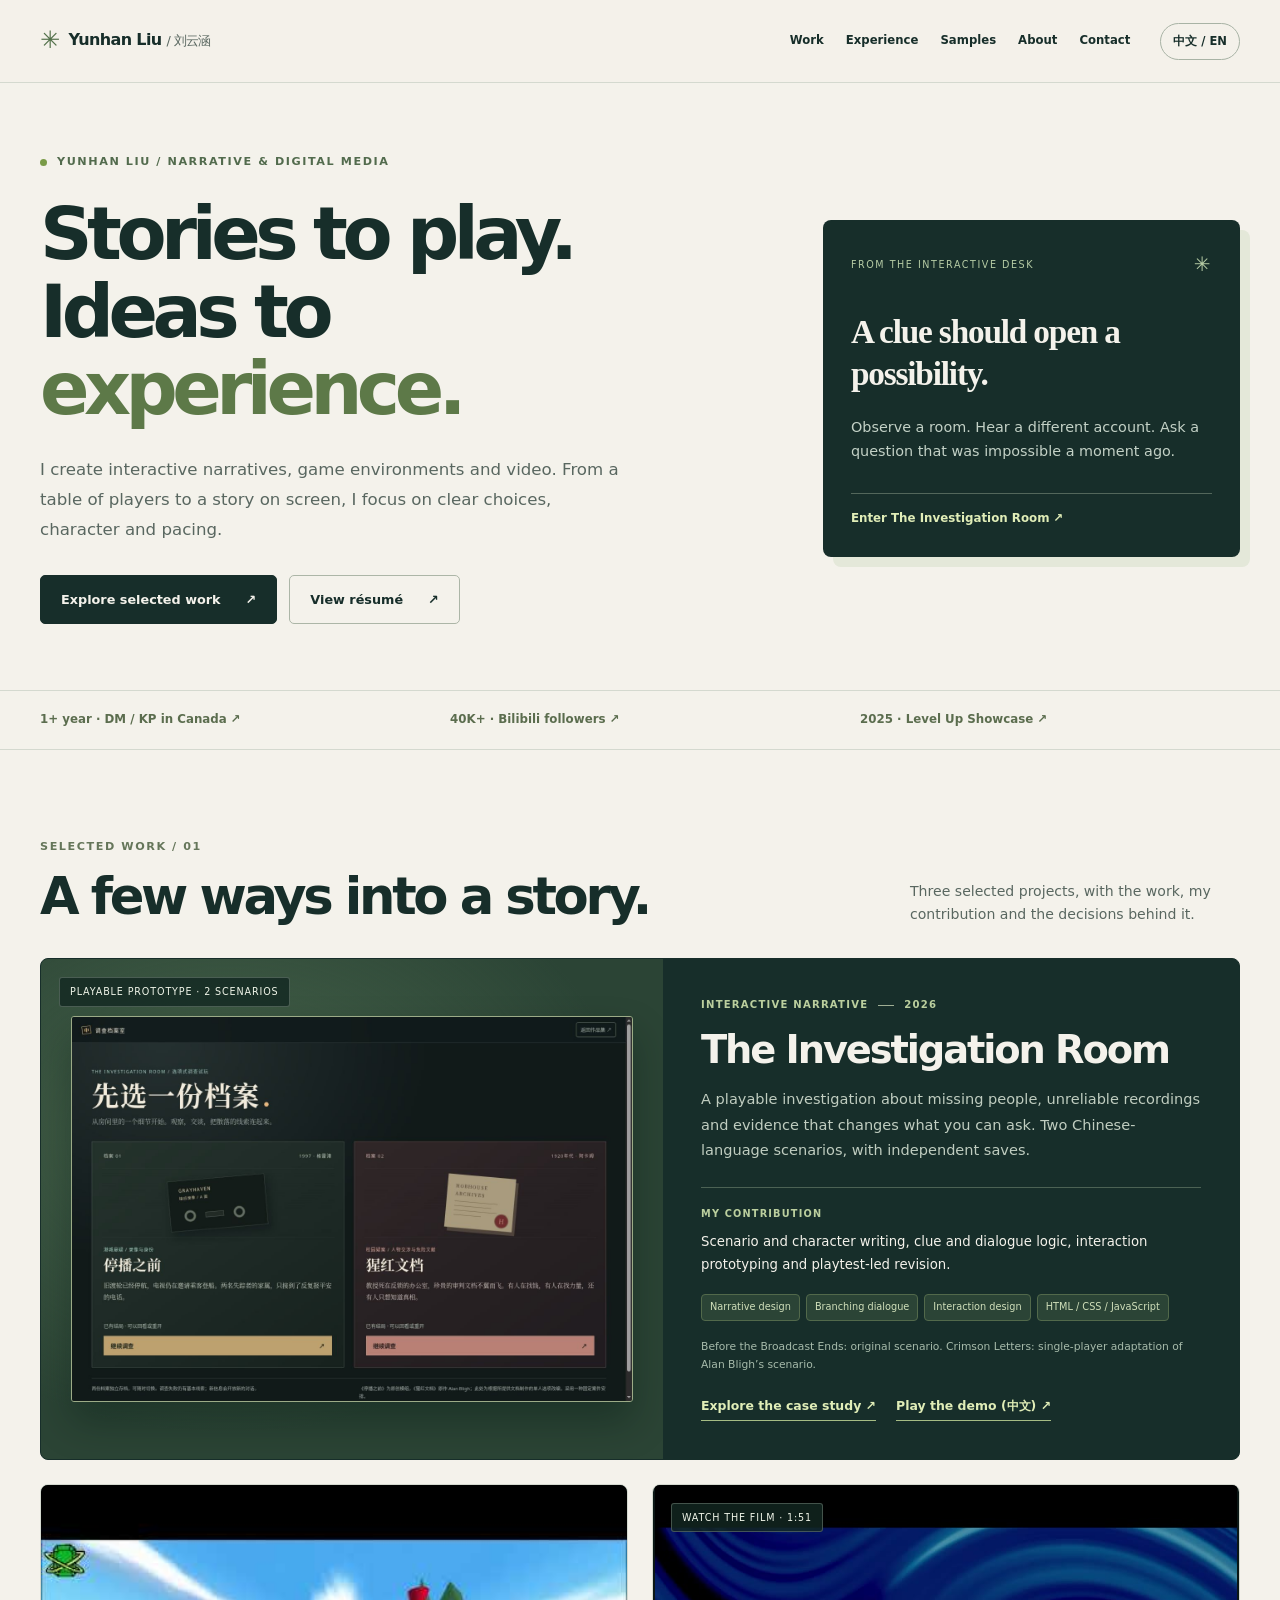
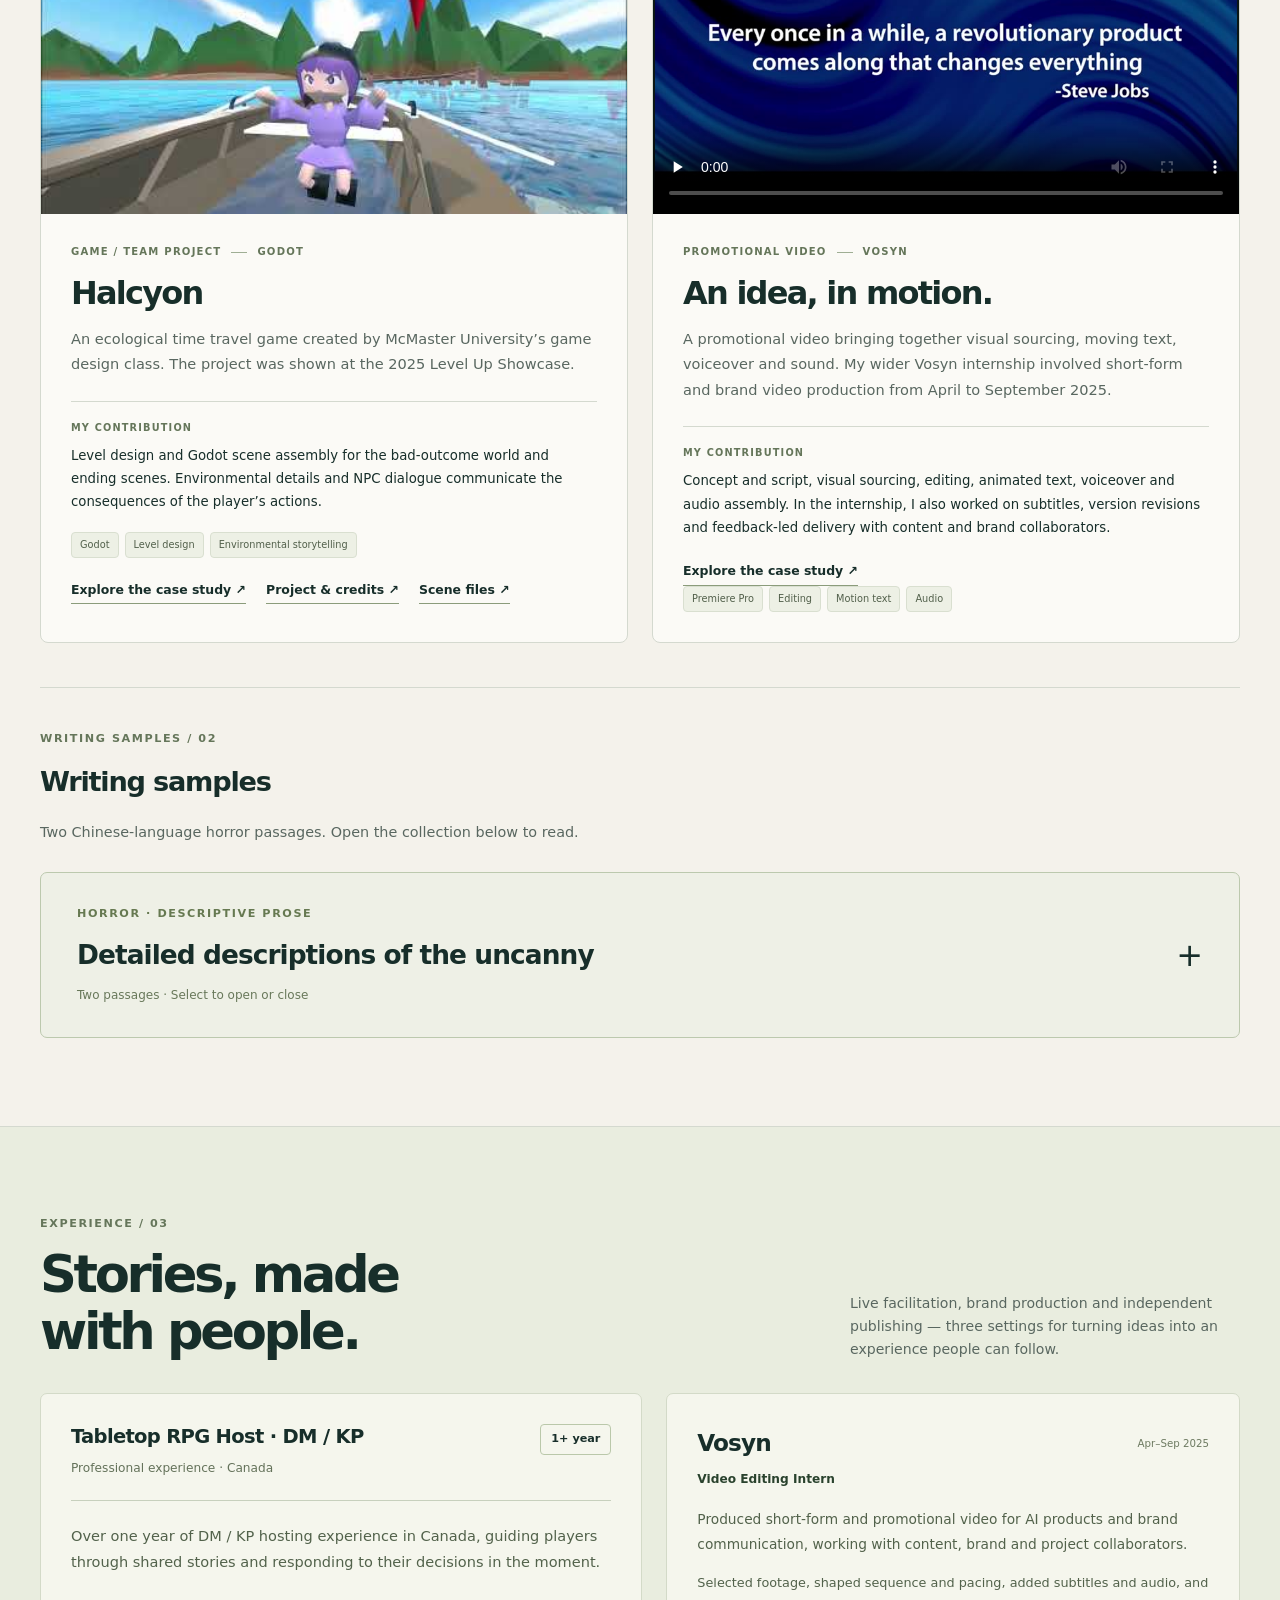
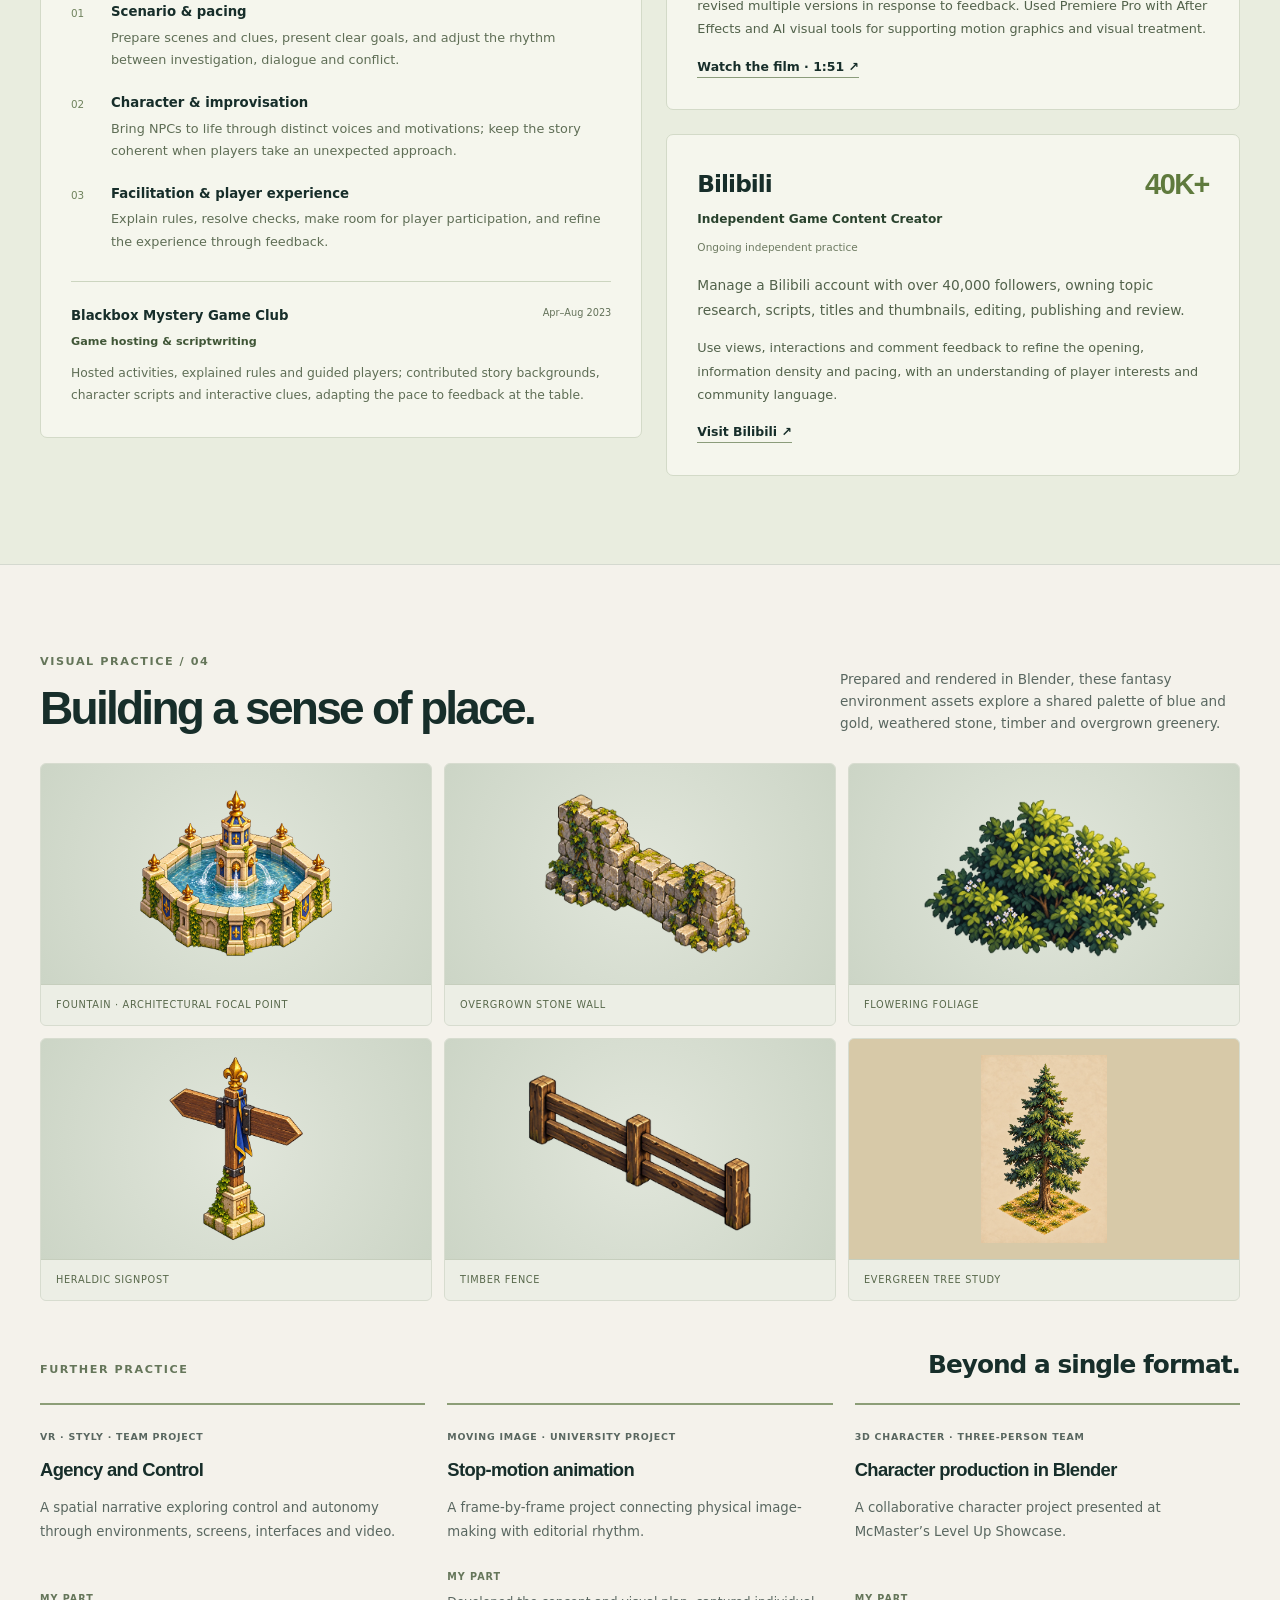
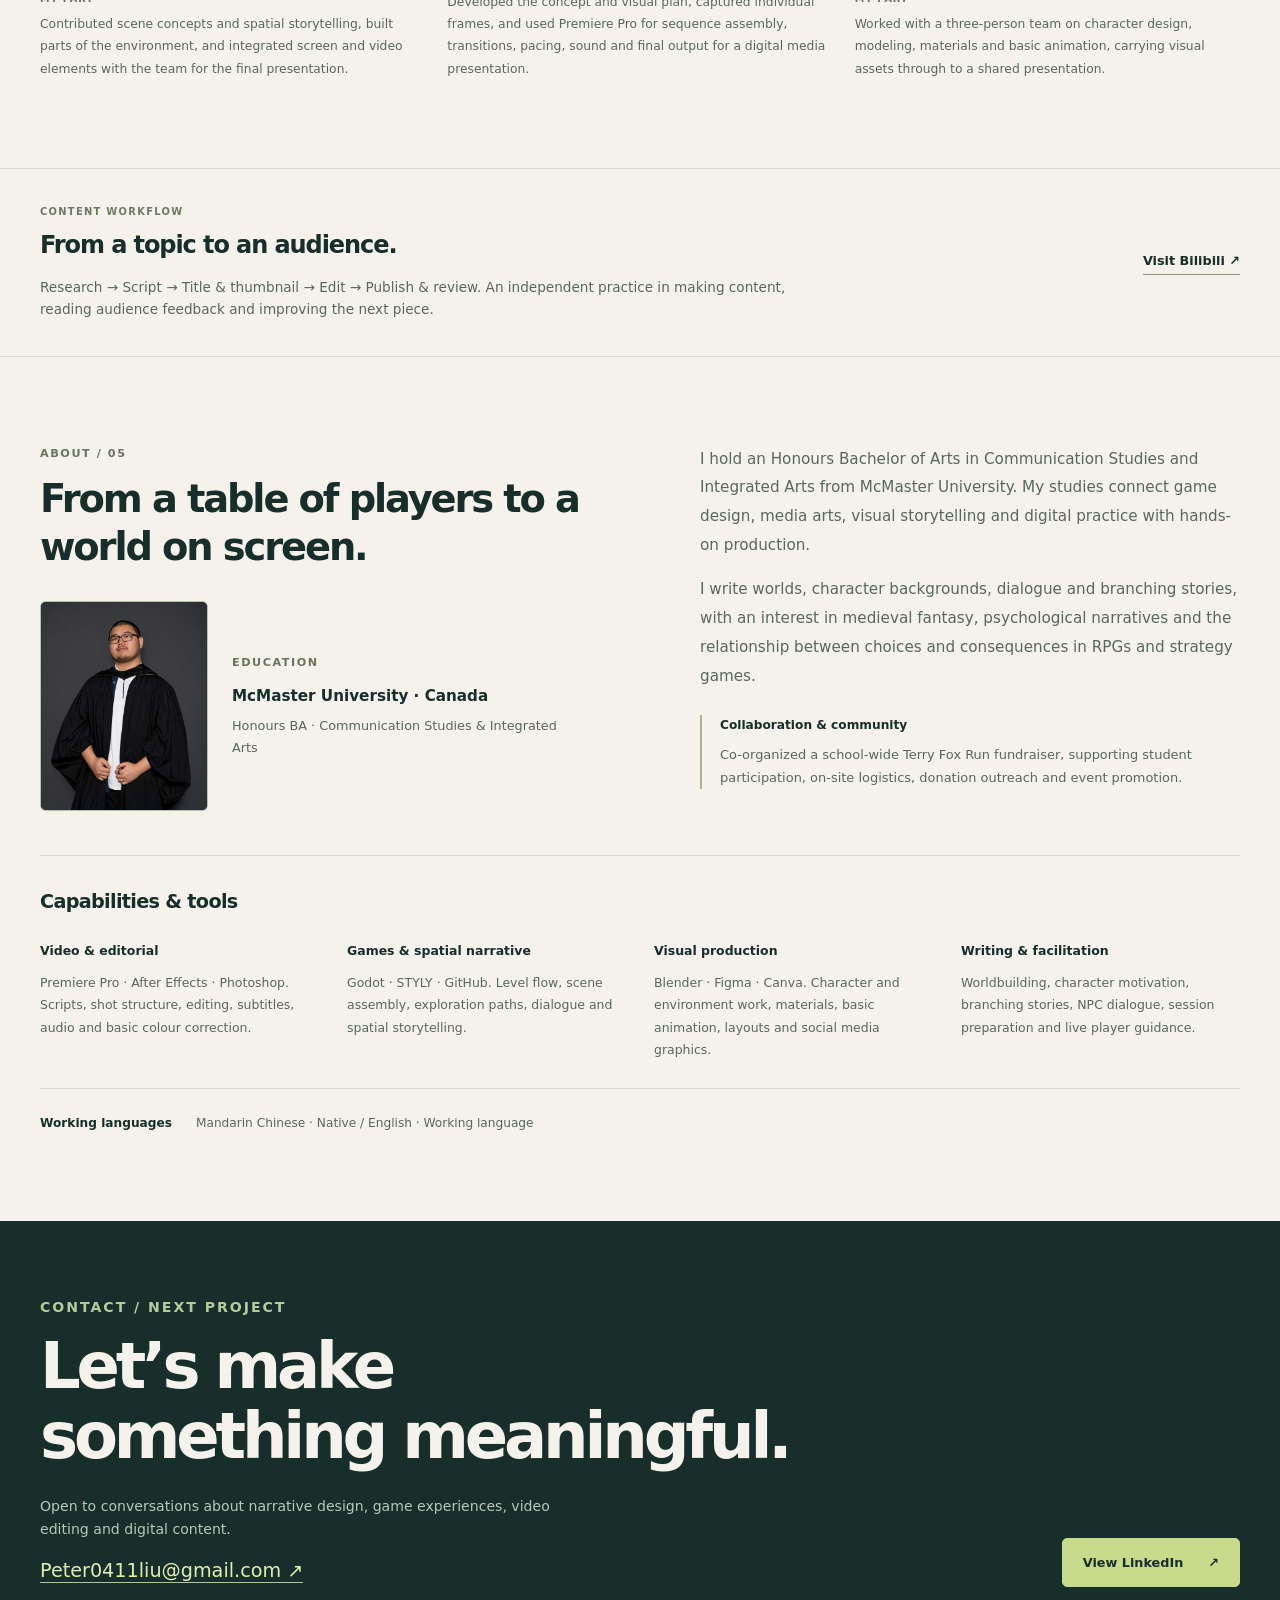
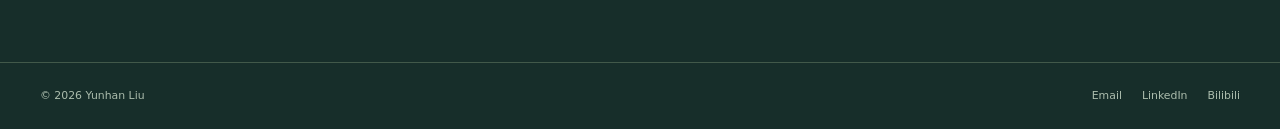
<file: docs/index.html>
<!doctype html><html lang="en"><head><meta charset="utf-8"><meta name="viewport" content="width=device-width,initial-scale=1"><meta name="theme-color" content="#f4f2eb"><meta name="description" content="Yunhan Liu — narrative design, game scenes, video and tabletop facilitation."><title>Yunhan Liu — Portfolio</title><link rel="stylesheet" href="style.css"><link rel="stylesheet" href="portrait.css"><link rel="stylesheet" href="writing-samples.css?v=home-20261118"></head><body><header class="nav"><div class="wrap navin"><a class="brand" href="#top" aria-label="Yunhan Liu home"><span class="mark">✳</span>Yunhan Liu <span lang="zh">/ 刘云涵</span></a><button id="menuToggle" class="menu-toggle" type="button" aria-expanded="false" aria-controls="mainNav" data-i18n="menu">Menu</button><nav id="mainNav" class="links" aria-label="Main navigation"><a href="#work" data-i18n="navWork">Work</a><a href="#experience" data-i18n="navExperience">Experience</a><a href="#writing-samples" data-i18n="navSamples">写作样品</a><a href="#about" data-i18n="navAbout">About</a><a href="#contact" data-i18n="navContact">Contact</a></nav><button class="lang" type="button" aria-label="Switch language" id="langToggle">中文 / EN</button></div></header><main id="top">
    <section class="hero"><div class="wrap hero-inner"><div><div class="eyebrow" data-i18n="eyebrow">Yunhan Liu / Narrative &amp; digital media</div><h1 data-i18n-html="hero">Stories to play.<br>Ideas to <em>experience.</em></h1><p class="intro" data-i18n="intro">I create interactive narratives, game environments and video. From a table of players to a story on screen, I focus on clear choices, character and pacing.</p><div class="actions"><a class="btn" href="#work"><span data-i18n="viewWork">Explore selected work</span><span aria-hidden="true">↗</span></a><a class="btn secondary" href="resume.html"><span data-i18n="seeExperience">View résumé</span><span aria-hidden="true">↗</span></a></div></div><aside class="hero-aside"><div class="note-label"><span data-i18n="heroNoteLabel" >FROM THE INTERACTIVE DESK</span><b aria-hidden="true">✳</b></div><h2 data-i18n="heroNoteTitle" >A clue should open a possibility.</h2><p data-i18n="heroNoteBody" >Observe a room. Hear a different account. Ask a question that was impossible a moment ago.</p><a class="note-link" href="play/"><span data-i18n="heroNoteLink" >Enter The Investigation Room ↗</span></a></aside></div></section>
    <div class="credibility"><div class="wrap"><a href="#experience"><span data-i18n="metricHost" >1+ year · DM / KP in Canada</span> ↗</a><a href="https://space.bilibili.com/289170633" target="_blank" rel="noopener noreferrer"><span data-i18n="metricAudience" >40K+ · Bilibili followers</span> ↗</a><a href="projects/halcyon.html"><span data-i18n="metricShow" >2025 · Level Up Showcase</span> ↗</a></div></div>
    <section class="section" id="work"><div class="wrap"><div class="section-head"><div><p class="kicker" data-i18n="selected">Selected work / 01</p><h2 class="section-title" data-i18n="workTitle">A few ways into a story.</h2></div><p class="section-note" data-i18n="workNote">Three selected projects, with the work, my contribution and the decisions behind it.</p></div>



      <article class="project investigation-project" id="investigation-room" aria-labelledby="investigation-title">
        <a class="visual investigation-visual actual" href="projects/investigation.html" rel="noopener noreferrer" aria-label="Explore The Investigation Room case study"><img src="assets/investigation-preview.jpg" alt="The Investigation Room actual scenario selection screen" loading="lazy"><span class="frame-label" data-i18n="demoFrame">Playable prototype · 2 scenarios</span></a>
        <div class="project-copy"><div class="meta"><span data-i18n="demoCategory">Interactive narrative</span><span class="sep"></span><span>2026</span></div><h3 id="investigation-title" data-i18n="demoTitle">The Investigation Room</h3><p class="desc" data-i18n="demoDesc">A playable investigation about missing people, unreliable recordings and evidence that changes what you can ask. Two Chinese-language scenarios, with independent saves.</p><div class="contribution"><div class="label" data-i18n="myRole">My contribution</div><p data-i18n="demoRole">Scenario and character writing, clue and dialogue logic, interaction prototyping and playtest-led revision.</p><div class="tags"><span data-i18n="demoTagNarrative">Narrative design</span><span data-i18n="demoTagDialogue">Branching dialogue</span><span data-i18n="demoTagUX">Interaction design</span><span>HTML / CSS / JavaScript</span></div><p class="demo-credit" data-i18n="demoCredit">Before the Broadcast Ends: original scenario. Crimson Letters: single-player adaptation of Alan Bligh’s scenario.</p><div class="project-bottom"><a class="textlink" href="projects/investigation.html" data-i18n="caseRead">Explore the case study ↗</a><a class="textlink" href="play/" target="_blank" rel="noopener noreferrer" data-i18n="demoPlay">Play the demo (中文) ↗</a></div></div></div>
      </article>
<div class="project-grid">      <article class="project visual-right"><div class="visual"><a class="cover-link" href="projects/halcyon.html"><img src="assets/halcyon-cover.jpg" alt="Halcyon team game playthrough" loading="lazy"><span class="cover-caption" data-i18n="caseRead">Explore the case study ↗</span></a></div><div class="project-copy"><div class="meta"><span data-i18n="gameCategory">Game / team project</span><span class="sep"></span><span>Godot</span></div><h3>Halcyon</h3><p class="desc" data-i18n="gameDesc">An ecological time travel game created by McMaster University’s game design class. The project was shown at the 2025 Level Up Showcase.</p><div class="contribution"><div class="label" data-i18n="myRole">My contribution</div><p data-i18n="gameRole">Level design and Godot scene assembly for the bad-outcome world and ending scenes. Environmental details and NPC dialogue communicate the consequences of the player’s actions.</p><div class="tags"><span>Godot</span><span data-i18n="tagLevel">Level design</span><span data-i18n="tagEnv">Environmental storytelling</span></div><div class="project-bottom"><a class="textlink" href="projects/halcyon.html" data-i18n="caseRead">Explore the case study ↗</a><a class="textlink" href="https://dktr0.github.io/Halcyon/" target="_blank" rel="noopener noreferrer" data-i18n="gameProject">Project &amp; credits ↗</a><a class="textlink" href="https://github.com/dktr0/Halcyon/tree/main/Yunhan%20Liu2" target="_blank" rel="noopener noreferrer" data-i18n="gameSource">Scene files ↗</a></div></div></div></article>      <article class="project" id="vosyn-project"><div class="visual"><video controls playsinline preload="none" poster="assets/vosyn-poster.jpg" aria-label="Vosyn promotional video"><source src="assets/vosyn-promo.mp4" type="video/mp4"><span data-i18n="videoFallback">Your browser cannot play this video.</span></video><span class="frame-label" data-i18n="watchVideo">Watch the film · 1:51</span></div><div class="project-copy"><div class="meta"><span data-i18n="videoCategory">Promotional video</span><span class="sep"></span><span>Vosyn</span></div><h3 data-i18n="videoTitle">An idea, in motion.</h3><p class="desc" data-i18n="videoDesc">A promotional video bringing together visual sourcing, moving text, voiceover and sound. My wider Vosyn internship involved short-form and brand video production from April to September 2025.</p><div class="contribution"><div class="label" data-i18n="myRole">My contribution</div><p data-i18n="videoRole">Concept and script, visual sourcing, editing, animated text, voiceover and audio assembly. In the internship, I also worked on subtitles, version revisions and feedback-led delivery with content and brand collaborators.</p><div class="project-bottom"><a class="textlink" href="projects/video.html" data-i18n="caseRead">Explore the case study ↗</a></div><div class="tags"><span>Premiere Pro</span><span data-i18n="tagEdit">Editing</span><span data-i18n="tagMotion">Motion text</span><span data-i18n="tagAudio">Audio</span></div></div></div></article></div>
<div class="home-writing" id="writing-samples"><div class="home-writing-head"><p class="kicker" data-i18n="sampleKicker">写作样品 / 02</p><h3 data-i18n="sampleTitle">写作样品</h3><p data-i18n="samplesLead">两段中文恐怖描写，点击下方栏目展开阅读。</p></div><details class="uncanny-collection" id="uncanny-home"><summary><span class="uncanny-summary"><span class="kicker" data-i18n="uncannyCategory">Horror · Descriptive prose</span><span class="uncanny-heading" data-i18n="uncannyTitle">Detailed descriptions of the uncanny</span><span class="uncanny-hint" data-i18n="uncannyHint">Two passages · Select to open or close</span></span><span class="uncanny-toggle" aria-hidden="true">+</span></summary><div class="uncanny-body"><section class="uncanny-piece" lang="zh-CN"><p class="uncanny-number">01</p><h2 data-i18n="fleshTitle">Flesh</h2><div class="uncanny-prose"><p>如融化的胶体般，猩红而又粘稠的血肉顺着她们的躯体滴淌在地面上。随着肉体极速地崩坏，一些不属于祂们的器官伴着流动的肉体滚落在地。</p><p>——啪叽</p><p>尚有人型的肉体似乎想要去捡起地上的，但毫无支撑的祂却重重地拍在地上，彻底成了一滩烂泥，只得以血肉化为了触手将器官扒拉进自己蠕动的身体里面。流动的血肉经过一段时间的重组，似乎是想要恢复人型，又迟迟没有成功，最终只重新组合成了一团蠕动的难以名状的畸形肉瘤。跳动的赤红心脏，遍布表面的黑发，黯淡的眼球与孩童洁白的牙齿像是……像是黑夜的繁星一般共同点缀着蠕动的肉瘤。</p><p>许久，肉瘤裂开了一条缝隙，几道尖锐的儿童声音同时从里面飘出来。</p><p>“对不起，我……我只是太兴奋了，我在这栋烂尾楼里面已经很久没看见过孩子了。”</p></div></section><section class="uncanny-piece" lang="zh-CN"><p class="uncanny-number">02</p><h2 data-i18n="treeTitle">The tree</h2><div class="uncanny-prose"><p>那棵树上长着一张脸。</p><p>起初你以为是谁把面具钉在了树干上。走近才发现，脸颊与树皮连在一起，几根细白的须从鼻孔里垂下来，末端沾着还没干透的鼻血。</p><p>它的眼睛闭着，嘴却在缓慢咀嚼。每咬一下，树干深处便传来一声沉闷的呻吟。</p><p>——咯。</p><p>半截指甲从唇缝里翻出来，悬了一会儿，又被舌头卷了回去。</p><p>你向后退，鞋底踩断了一根枯枝。</p><p>咀嚼声停了。</p><p>那张脸猛地睁开眼睛，嘴角向两侧绷紧。树皮从它耳后逐寸裂开，露出里面湿润的牙龈。裂口一直延伸到树根；数不清的牙齿挤在木质纹理间，有些已经长进了对面的肉里，随着嘴巴张开，被连根拔出。</p><p>树冠轻轻晃动。那些背面朝外的叶子一齐转了过来。</p><p>每一片叶子的中央，都嵌着一枚浑浊的眼珠。</p><p>树上的脸望着你，露出一种几乎称得上亲切的神情。它努力收拢嘴唇，把那些牙齿藏好。</p><p>“再往前一点。”</p><p>它说话时，你脚下的泥土微微隆起。</p><p>“我老了，已经走不动了。”</p></div></section></div></details></div></div></section>
<section class="section experience" id="experience"><div class="wrap"><div class="section-head"><div><p class="kicker" data-i18n="experienceKicker">Experience / 03</p><h2 class="section-title" data-i18n-html="experienceTitle">Stories, made<br>with people.</h2></div><p class="section-note" data-i18n="experienceIntro">Live facilitation, brand production and independent publishing — three settings for turning ideas into an experience people can follow.</p></div><div class="experience-cards"><article class="experience-card host-card"><div class="experience-role"><div><h3 data-i18n="experienceRole">Tabletop RPG Host · DM / KP</h3><p data-i18n="experienceLocation">Professional experience · Canada</p></div><span class="tenure" data-i18n="experienceTenure">1+ year</span></div><p class="experience-summary" data-i18n="experienceSummary">Over one year of DM / KP hosting experience in Canada, guiding players through shared stories and responding to their decisions in the moment.</p><ul class="practice-list"><li><span class="practice-number">01</span><div><h4 data-i18n="practiceOneTitle">Scenario &amp; pacing</h4><p data-i18n="practiceOne">Prepare scenes and clues, present clear goals, and adjust the rhythm between investigation, dialogue and conflict.</p></div></li><li><span class="practice-number">02</span><div><h4 data-i18n="practiceTwoTitle">Character &amp; improvisation</h4><p data-i18n="practiceTwo">Bring NPCs to life through distinct voices and motivations; keep the story coherent when players take an unexpected approach.</p></div></li><li><span class="practice-number">03</span><div><h4 data-i18n="practiceThreeTitle">Facilitation &amp; player experience</h4><p data-i18n="practiceThree">Explain rules, resolve checks, make room for player participation, and refine the experience through feedback.</p></div></li></ul><div class="blackbox-record"><div><h4 data-i18n="blackboxTitle">Blackbox Mystery Game Club</h4><span data-i18n="blackboxDate">Apr–Aug 2023</span></div><p class="record-role" data-i18n="blackboxRole">Game hosting &amp; scriptwriting</p><p data-i18n="blackboxBody">Hosted activities, explained rules and guided players; contributed story backgrounds, character scripts and interactive clues, adapting the pace to feedback at the table.</p></div></article><div class="experience-stack"><article class="experience-card"><div class="job-head"><h3>Vosyn</h3><span data-i18n="vosynDate">Apr–Sep 2025</span></div><p class="job-role" data-i18n="vosynRole">Video Editing Intern</p><p data-i18n="vosynBody">Produced short-form and promotional video for AI products and brand communication, working with content, brand and project collaborators.</p><p class="job-detail" data-i18n="vosynDetail">Selected footage, shaped sequence and pacing, added subtitles and audio, and revised multiple versions in response to feedback. Used Premiere Pro with After Effects and AI visual tools for supporting motion graphics and visual treatment.</p><a class="textlink" href="#vosyn-project"><span data-i18n="watchVideo">Watch the film · 1:51</span> ↗</a></article><article class="experience-card creator-card"><div class="job-head"><h3>Bilibili</h3><span class="audience-stat">40K+</span></div><p class="job-role" data-i18n="biliRole">Independent Game Content Creator</p><p class="job-date" data-i18n="biliDate">Ongoing independent practice</p><p data-i18n="biliBody">Manage a Bilibili account with over 40,000 followers, owning topic research, scripts, titles and thumbnails, editing, publishing and review.</p><p class="job-detail" data-i18n="biliDetail">Use views, interactions and comment feedback to refine the opening, information density and pacing, with an understanding of player interests and community language.</p><a class="textlink" href="https://space.bilibili.com/289170633" target="_blank" rel="noopener noreferrer" data-i18n="visitChannel">Visit Bilibili ↗</a></article></div></div></div></section>
<section class="section home-study" id="studies"><div class="wrap">      <div class="asset-study"><div class="asset-head"><div><p class="kicker" data-i18n="assetKicker">Visual practice / 04</p><h3 data-i18n="assetTitle">Building a sense of place.</h3></div><p data-i18n="assetIntro">Prepared and rendered in Blender, these fantasy environment assets explore a shared palette of blue and gold, weathered stone, timber and overgrown greenery.</p></div><div class="asset-grid">
        <figure class="asset-card feature"><div class="asset-image"><img src="assets/fountain.webp" alt="Blue and gold fantasy fountain with stone walls and flowing water" loading="lazy"></div><figcaption data-i18n="assetFountain">Fountain · architectural focal point</figcaption></figure>
        <figure class="asset-card"><div class="asset-image"><img src="assets/ruins.webp" alt="Weathered stone wall with plants growing over it" loading="lazy"></div><figcaption data-i18n="assetRuins">Overgrown stone wall</figcaption></figure>
        <figure class="asset-card"><div class="asset-image"><img src="assets/bush.webp" alt="Flowering green shrub asset" loading="lazy"></div><figcaption data-i18n="assetBush">Flowering foliage</figcaption></figure>
        <figure class="asset-card"><div class="asset-image"><img src="assets/signpost.webp" alt="Wooden signpost with blue and gold heraldic decoration" loading="lazy"></div><figcaption data-i18n="assetSign">Heraldic signpost</figcaption></figure>
        <figure class="asset-card"><div class="asset-image"><img src="assets/fence.webp" alt="Timber fence segment with three vertical posts" loading="lazy"></div><figcaption data-i18n="assetFence">Timber fence</figcaption></figure>
        <figure class="asset-card tree"><div class="asset-image"><img src="assets/pine.webp" alt="Evergreen tree on a small patch of grassy ground" loading="lazy"></div><figcaption data-i18n="assetTree">Evergreen tree study</figcaption></figure>
      </div></div>
<div class="further-projects"><div class="further-head"><p class="kicker" data-i18n="otherProjectsLabel">Further practice</p><h3 data-i18n="otherProjectsTitle">Beyond a single format.</h3></div><div class="practice-project-grid"><article class="practice-project"><p class="kicker" data-i18n="vrCategory">VR · STYLY · Team project</p><h4 data-i18n="vrTitle">Agency and Control</h4><p class="practice-project-desc" data-i18n="vrDesc">A spatial narrative exploring control and autonomy through environments, screens, interfaces and video.</p><div class="practice-project-role"><span data-i18n="projectContribution">My part</span><p data-i18n="vrRole">Contributed scene concepts and spatial storytelling, built parts of the environment, and integrated screen and video elements with the team for the final presentation.</p></div></article><article class="practice-project"><p class="kicker" data-i18n="stopCategory">Moving image · University project</p><h4 data-i18n="stopTitle">Stop-motion animation</h4><p class="practice-project-desc" data-i18n="stopDesc">A frame-by-frame project connecting physical image-making with editorial rhythm.</p><div class="practice-project-role"><span data-i18n="projectContribution">My part</span><p data-i18n="stopRole">Developed the concept and visual plan, captured individual frames, and used Premiere Pro for sequence assembly, transitions, pacing, sound and final output for a digital media presentation.</p></div></article><article class="practice-project"><p class="kicker" data-i18n="modelCategory">3D character · Three-person team</p><h4 data-i18n="modelTitle">Character production in Blender</h4><p class="practice-project-desc" data-i18n="modelDesc">A collaborative character project presented at McMaster’s Level Up Showcase.</p><div class="practice-project-role"><span data-i18n="projectContribution">My part</span><p data-i18n="modelRole">Worked with a three-person team on character design, modeling, materials and basic animation, carrying visual assets through to a shared presentation.</p></div></article></div></div></div></section>
    <aside class="strip"><div class="wrap strip-inner"><div><div class="small" data-i18n="channelLabel">Content workflow</div><h3 data-i18n="channelTitle">From a topic to an audience.</h3><p data-i18n="channelDesc">Research → Script → Title &amp; thumbnail → Edit → Publish &amp; review. An independent practice in making content, reading audience feedback and improving the next piece.</p></div><a href="https://space.bilibili.com/289170633" target="_blank" rel="noopener noreferrer" data-i18n="visitChannel">Visit Bilibili ↗</a></div></aside>
    <section class="section" id="about"><div class="wrap"><div class="about"><div><p class="kicker" data-i18n="aboutLabel">About / 05</p><h2 class="statement" data-i18n="aboutStatement">From a table of players to a world on screen.</h2><div class="about-profile"><figure class="about-portrait"><img src="assets/yunhan-liu-portrait.png" alt="Yunhan Liu in his graduation gown" width="1159" height="1358" loading="lazy" decoding="async"></figure><div class="education-record"><p class="kicker" data-i18n="educationLabel">Education</p><h3 data-i18n="educationSchool">McMaster University · Canada</h3><p data-i18n="educationDegree">Honours BA · Communication Studies &amp; Integrated Arts</p></div></div></div><div><p class="body" data-i18n="aboutBody">I hold an Honours Bachelor of Arts in Communication Studies and Integrated Arts from McMaster University. My studies connect game design, media arts, visual storytelling and digital practice with hands-on production.</p><p class="body" data-i18n="aboutApproach">I write worlds, character backgrounds, dialogue and branching stories, with an interest in medieval fantasy, psychological narratives and the relationship between choices and consequences in RPGs and strategy games.</p><div class="community-record"><h3 data-i18n="collaborationLabel">Collaboration &amp; community</h3><p data-i18n="collaborationBody">Co-organized a school-wide Terry Fox Run fundraiser, supporting student participation, on-site logistics, donation outreach and event promotion.</p></div></div></div><div class="skills-block"><div class="skills-heading"><h3 data-i18n="skillsLabel">Capabilities &amp; tools</h3></div><div class="skills-grid"><div><h4 data-i18n="skillVideo">Video &amp; editorial</h4><p data-i18n="skillVideoBody">Premiere Pro · After Effects · Photoshop. Scripts, shot structure, editing, subtitles, audio and basic colour correction.</p></div><div><h4 data-i18n="skillInteractive">Games &amp; spatial narrative</h4><p data-i18n="skillInteractiveBody">Godot · STYLY · GitHub. Level flow, scene assembly, exploration paths, dialogue and spatial storytelling.</p></div><div><h4 data-i18n="skillVisual">Visual production</h4><p data-i18n="skillVisualBody">Blender · Figma · Canva. Character and environment work, materials, basic animation, layouts and social media graphics.</p></div><div><h4 data-i18n="skillNarrative">Writing &amp; facilitation</h4><p data-i18n="skillNarrativeBody">Worldbuilding, character motivation, branching stories, NPC dialogue, session preparation and live player guidance.</p></div></div><div class="languages"><span data-i18n="languageLabel">Working languages</span><p data-i18n="languageBody">Mandarin Chinese · Native / English · Working language</p></div></div></div></section>
    
  </main><section class="contact" id="contact"><div class="wrap contact-grid"><div><p class="kicker" data-i18n="contactLabel">Contact / Next project</p><h2 data-i18n-html="contactTitle">Let’s make<br>something meaningful.</h2><p data-i18n="contactDesc">Open to conversations about narrative design, game experiences, video editing and digital content.</p><a class="email" href="mailto:Peter0411liu@gmail.com">Peter0411liu@gmail.com ↗</a></div><a class="btn" href="https://www.linkedin.com/in/peter-liu-998801261" target="_blank" rel="noopener noreferrer"><span data-i18n="linkedin">View LinkedIn</span><span aria-hidden="true">↗</span></a></div></section><footer class="footer"><div class="wrap"><span>© <span data-year>2026</span> Yunhan Liu</span><div class="social"><a href="mailto:Peter0411liu@gmail.com">Email</a><a href="https://www.linkedin.com/in/peter-liu-998801261" target="_blank" rel="noopener noreferrer">LinkedIn</a><a href="https://space.bilibili.com/289170633" target="_blank" rel="noopener noreferrer">Bilibili</a></div></div></footer><script src="site.js?v=writing-home-20261118" defer></script></body></html>
</file>
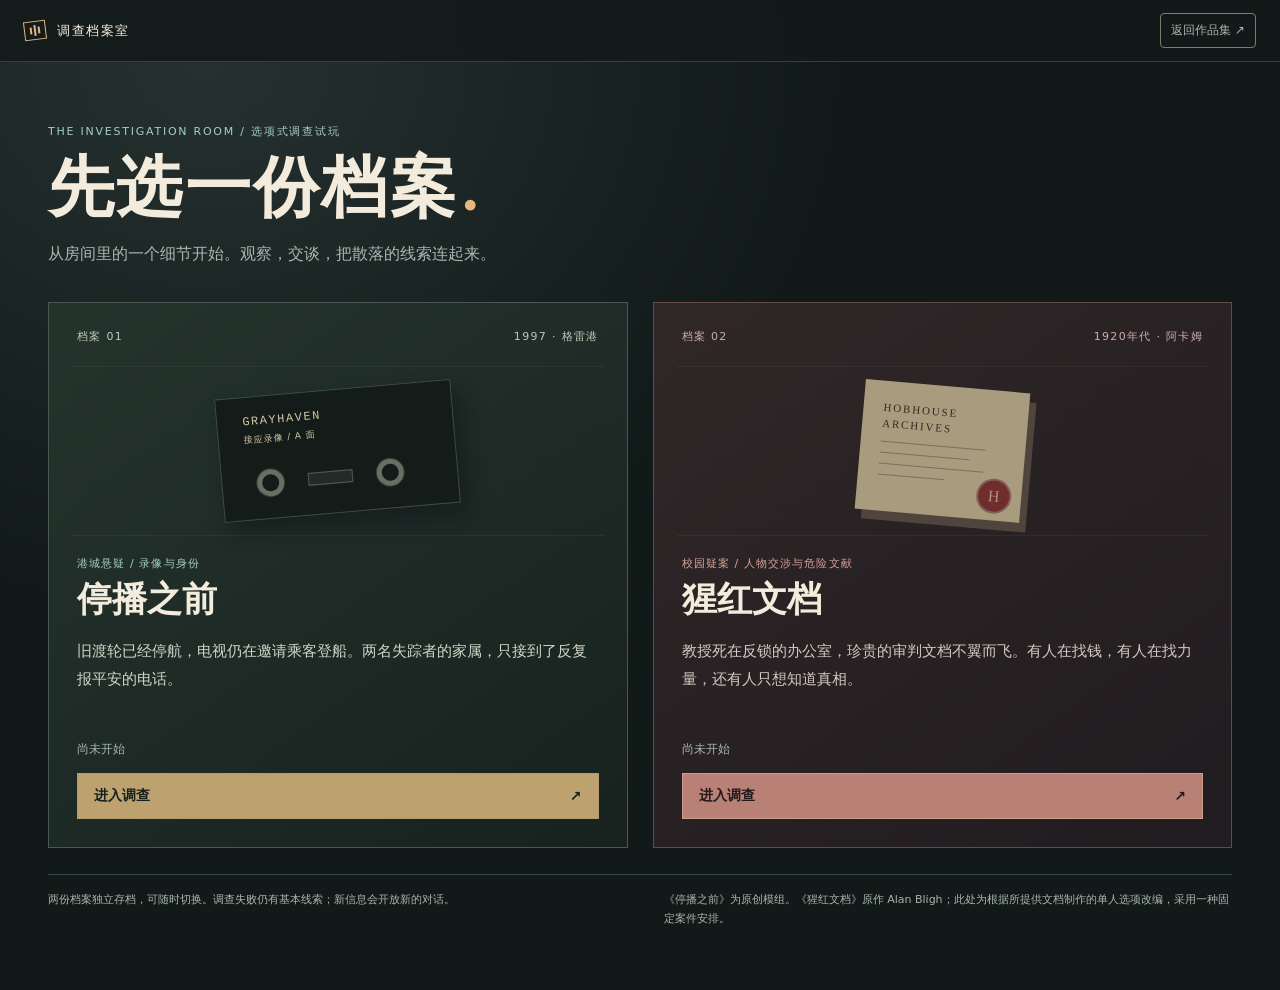
<file: docs/play/index.html>
<!DOCTYPE html>
<html lang="zh-CN">
<head><meta charset="UTF-8"><meta name="viewport" content="width=device-width, initial-scale=1"><meta name="theme-color" content="#111919"><meta name="description" content="选择《停播之前》或《猩红文档》，通过场景调查、自动掷骰和人物交涉推进案件；两部模组独立保存进度。"><title>调查档案室 · 选择一场调查</title><link rel="stylesheet" href="style.css"></head>
<body>
<header class="topbar"><a class="brand" href="#top" id="top"><span class="brand-mark" aria-hidden="true"><i></i><i></i><i></i></span>调查档案室</a><div class="top-actions"><a class="portfolio-back" href="/">返回作品集 ↗</a><button id="choose-module" class="quiet" type="button" hidden>切换模组</button><span id="save-status">自动保存</span><button id="export-log" class="quiet" type="button">导出记录</button><button id="reset" class="quiet" type="button">重新开始</button></div></header>
<main>
<section id="module-picker" class="module-picker" aria-labelledby="picker-title">
  <div class="picker-intro"><p class="overline">THE INVESTIGATION ROOM / 选项式调查试玩</p><h1 id="picker-title">先选一份档案<span>.</span></h1><p class="picker-description">从房间里的一个细节开始。观察，交谈，把散落的线索连起来。</p></div>
  <div class="module-grid">
    <article class="module-card card-grayhaven"><div class="case-meta"><span>档案 01</span><span>1997 · 格雷港</span></div><div class="case-art tape-art" aria-hidden="true"><div class="tape-label">GRAYHAVEN<br><small>接应录像 / A 面</small></div><div class="tape-reels"><i></i><b></b><i></i></div><div class="tape-lines"></div></div><p class="case-genre">港城悬疑 / 录像与身份</p><h2>停播之前</h2><p class="case-description">旧渡轮已经停航，电视仍在邀请乘客登船。两名失踪者的家属，只接到了反复报平安的电话。</p><p class="case-progress" id="grayhaven-progress">尚未开始</p><button id="play-grayhaven" data-module="grayhaven" class="case-start" type="button">进入调查 <span aria-hidden="true">↗</span></button></article>
    <article class="module-card card-crimson"><div class="case-meta"><span>档案 02</span><span>1920年代 · 阿卡姆</span></div><div class="case-art letter-art" aria-hidden="true"><div class="paper-sheet"><span>HOBHOUSE<br>ARCHIVES</span><i></i><i></i><i></i><i></i><div class="red-seal">H</div></div></div><p class="case-genre">校园疑案 / 人物交涉与危险文献</p><h2>猩红文档</h2><p class="case-description">教授死在反锁的办公室，珍贵的审判文档不翼而飞。有人在找钱，有人在找力量，还有人只想知道真相。</p><p class="case-progress" id="crimson-progress">尚未开始</p><button id="play-crimson" data-module="crimson" class="case-start" type="button">进入调查 <span aria-hidden="true">↗</span></button></article>
  </div>
  <div class="picker-notes"><p>两份档案独立存档，可随时切换。调查失败仍有基本线索；新信息会开放新的对话。</p><p>《停播之前》为原创模组。《猩红文档》原作 Alan Bligh；此处为根据所提供文档制作的单人选项改编，采用一种固定案件安排。</p></div>
</section>
<div id="play-root" hidden>
<section class="intro" aria-labelledby="title"><div><p class="overline" id="setting-label">1997 年 10 月 / 美国西北沿岸</p><h1 id="title">停播之前<span aria-hidden="true">.</span></h1></div><div class="mission"><p id="mission-text"></p><small id="edition-label">没有任务倒计时，按自己的判断调查。</small></div></section>
<div class="play">
<aside class="left" aria-label="当前房间、人物与线索">
<section class="map-panel"><div class="place-tabs"><button id="room-tab" type="button" aria-controls="room-view" aria-pressed="true">当前房间</button><button id="map-tab" type="button" aria-controls="map-view" aria-pressed="false">港区地图</button></div>
<div id="room-view" class="room-view"><p class="overline" id="building"></p><h2 id="room-title"></h2><nav id="rooms" class="rooms" aria-label="相邻房间"></nav><section id="people-section" class="people-section"><h3>在场的人</h3><div id="people"></div></section><section id="object-section"><h3 class="small-heading">可调查的事物</h3><p id="object-help" class="object-help">先调查房间，再细看发现的物件。</p><div id="objects" class="objects"></div></section></div>
<div id="map-view" hidden><header class="panel-bar"><div><h2 id="map-title">格雷港</h2><p>亮起的地点已有前往线索；暗处暂不可去。</p></div><button id="export-map" class="quiet download" type="button">↓ 地图 PNG</button></header><div class="map-frame"><canvas id="harbor" width="880" height="550" role="img" aria-label="格雷港示意地图，地点按钮标示当前位置与可通行地点"></canvas><div id="markers" class="markers"></div></div><div class="map-footer"><span class="key"><i></i> 当前位置</span><span class="key trail"><i></i> 可前往</span><span class="key locked"><i></i> 尚未开放</span></div></div></section>
<section class="character" aria-label="调查员状态"><div class="character-head"><span id="character-name">杰克·摩根</span><small>调查员</small></div><div class="vitals"><span>HP <b id="hp"></b></span><span>MP <b id="mp"></b></span><span>SAN <b id="san"></b></span></div><p id="inventory"></p></section>
<section class="notes"><div class="note-head"><h2>线索簿</h2><span id="note-count">0</span></div><p id="empty-notes">发现的案情会留在这里。</p><div id="note-list" class="note-list"></div></section>
</aside>
<section class="scene" id="scene" aria-labelledby="scene-title"><header class="scene-top"><div><p class="overline" id="chapter"></p><h2 id="scene-title"></h2></div><span class="clock" id="clock"></span></header><div id="log" class="log" role="log" aria-label="调查与对话记录" aria-live="polite" aria-relevant="additions"></div><div class="interact" id="interact"><p id="last-roll" class="last-roll" role="status"></p><h3 class="small-heading">观察与自由行动</h3><div id="explore-actions" class="actions explore-actions"></div><h3 id="actions-title" class="small-heading">交谈与现场行动</h3><div id="actions" class="actions"></div><p class="option-legend">已完成会变暗；标注“可再用”的行动仍能选择。缺少线索的话题会在获得信息后开放。</p></div><div id="ending-actions" class="interact" hidden><button id="replay" class="accent" type="button">重新开始调查</button></div></section>
</div><footer class="footer"><span id="module-credit">《停播之前》· 第十二版互动试玩</span><span>自动掷骰 · 线索解锁 · 本机存档</span></footer>
</div></main>
<dialog id="restart-dialog"><form method="dialog"><h2>重新开始调查？</h2><p id="restart-description">只清空当前模组的试玩进度，另一部模组不受影响。</p><div><button value="cancel">继续这一局</button><button value="restart" class="accent">重新开始</button></div></form></dialog>
<script src="story.js" defer></script><script src="map.js" defer></script><script src="crimson.js" defer></script><script src="app.js" defer></script>
</body></html>
</file>
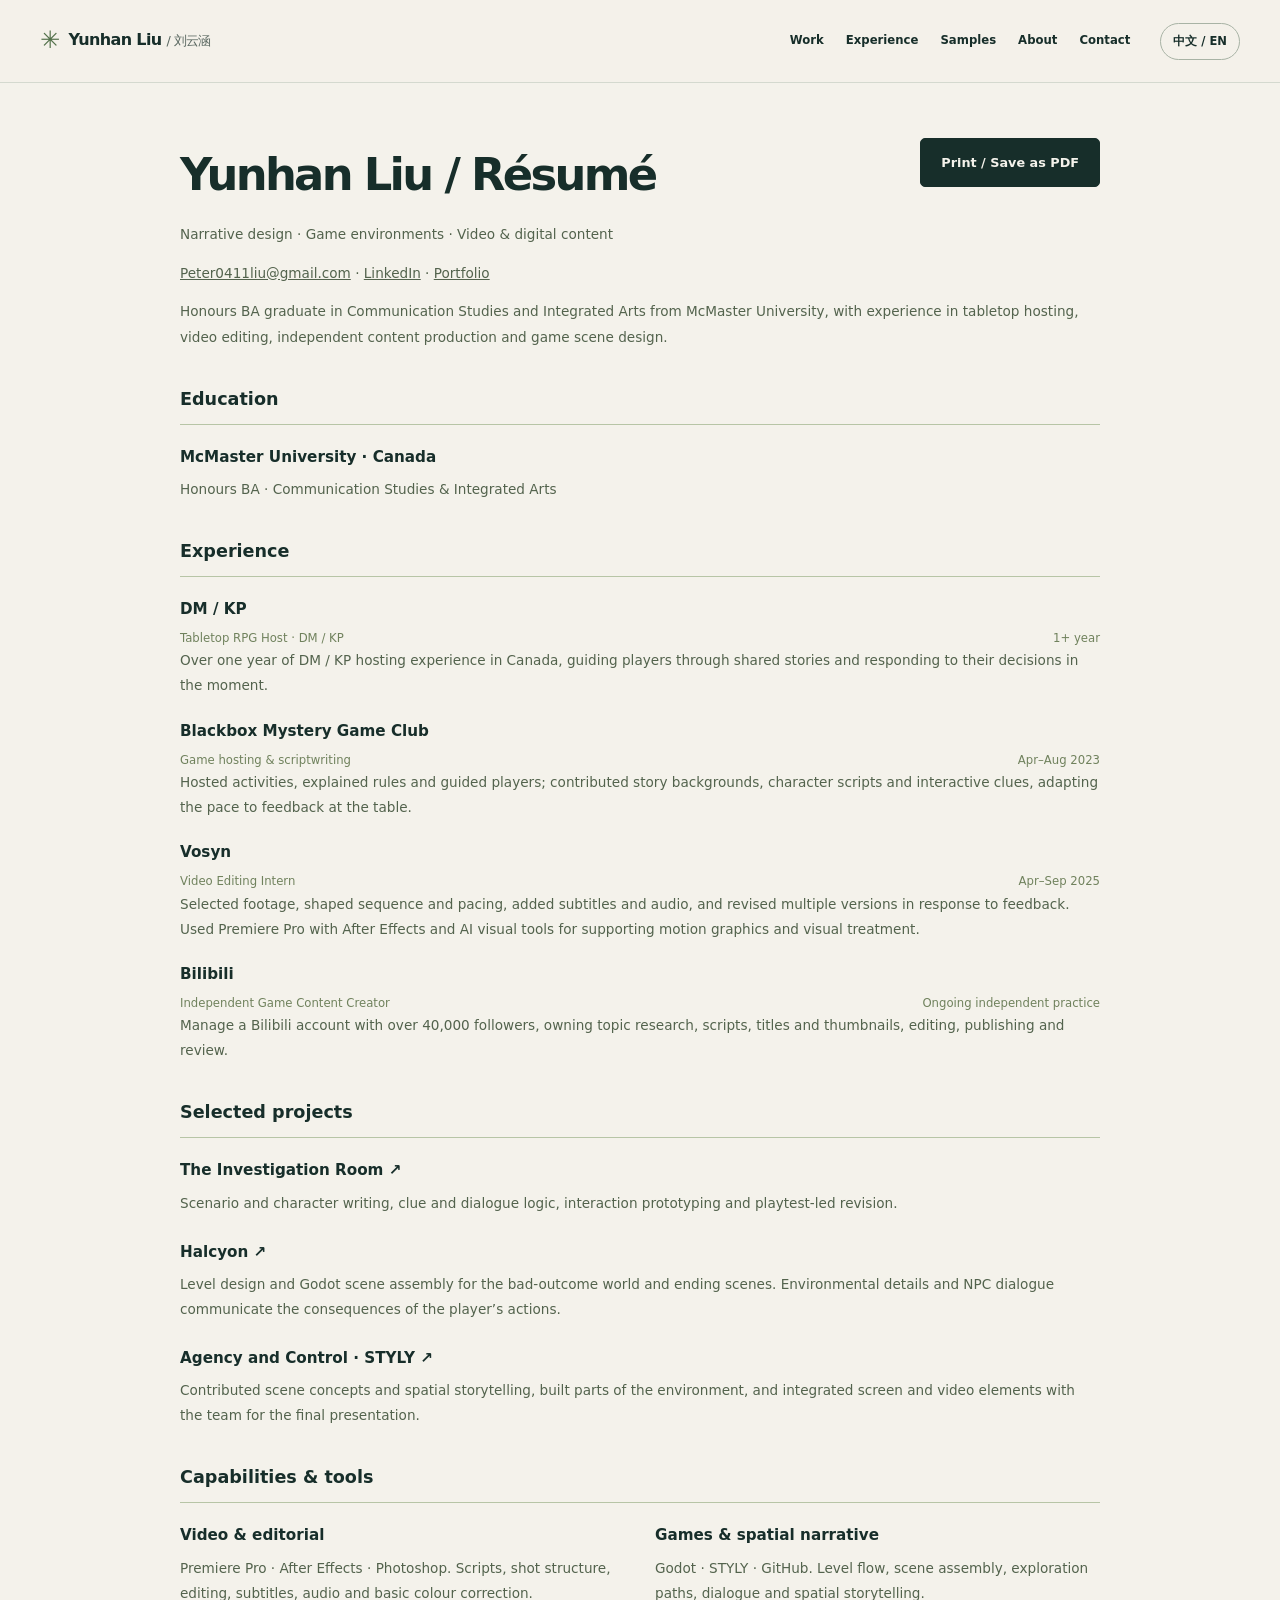
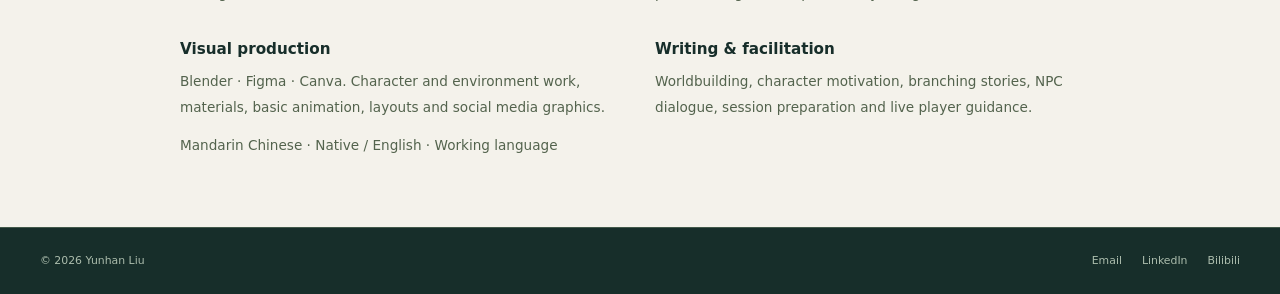
<file: docs/resume.html>
<!doctype html><html lang="en"><head><meta charset="utf-8"><meta name="viewport" content="width=device-width,initial-scale=1"><meta name="theme-color" content="#f4f2eb"><meta name="description" content="Yunhan Liu — narrative design, game scenes, video and tabletop facilitation."><title>Yunhan Liu — Portfolio</title><link rel="stylesheet" href="style.css"></head><body data-title="resumeTitle"><header class="nav"><div class="wrap navin"><a class="brand" href="index.html#top" aria-label="Yunhan Liu home"><span class="mark">✳</span>Yunhan Liu <span lang="zh">/ 刘云涵</span></a><button id="menuToggle" class="menu-toggle" type="button" aria-expanded="false" aria-controls="mainNav" data-i18n="menu">Menu</button><nav id="mainNav" class="links" aria-label="Main navigation"><a href="index.html#work" data-i18n="navWork">Work</a><a href="index.html#experience" data-i18n="navExperience">Experience</a><a href="samples.html" data-i18n="navSamples">Samples</a><a href="index.html#about" data-i18n="navAbout">About</a><a href="index.html#contact" data-i18n="navContact">Contact</a></nav><button class="lang" type="button" aria-label="Switch language" id="langToggle">中文 / EN</button></div></header><main class="wrap resume-sheet" id="top"><div class="resume-topline"><div><h1 data-i18n="resumeTitle" >Yunhan Liu / Résumé</h1><p data-i18n="resumeLead" >Narrative design · Game environments · Video &amp; digital content</p><p class="resume-contact"><a href="mailto:Peter0411liu@gmail.com">Peter0411liu@gmail.com</a> · <a href="https://www.linkedin.com/in/peter-liu-998801261">LinkedIn</a> · <a href="index.html">Portfolio</a></p></div><div class="resume-buttons"><button class="btn" type="button" data-print data-i18n="resumePrint">Print / Save as PDF</button></div></div><p data-i18n="resumeIntro" >Honours BA graduate in Communication Studies and Integrated Arts from McMaster University, with experience in tabletop hosting, video editing, independent content production and game scene design.</p><section><h2 data-i18n="educationLabel" >Education</h2><h3 data-i18n="educationSchool" >McMaster University · Canada</h3><p data-i18n="educationDegree" >Honours BA · Communication Studies &amp; Integrated Arts</p></section><section><h2 data-i18n="navExperience" >Experience</h2><h3>DM / KP</h3><div class="resume-meta"><span data-i18n="experienceRole" >Tabletop RPG Host · DM / KP</span><span data-i18n="experienceTenure" >1+ year</span></div><p data-i18n="experienceSummary" >Over one year of DM / KP hosting experience in Canada, guiding players through shared stories and responding to their decisions in the moment.</p><h3>Blackbox Mystery Game Club</h3><div class="resume-meta"><span data-i18n="blackboxRole" >Game hosting &amp; scriptwriting</span><span data-i18n="blackboxDate" >Apr–Aug 2023</span></div><p data-i18n="blackboxBody" >Hosted activities, explained rules and guided players; contributed story backgrounds, character scripts and interactive clues, adapting the pace to feedback at the table.</p><h3>Vosyn</h3><div class="resume-meta"><span data-i18n="vosynRole" >Video Editing Intern</span><span data-i18n="vosynDate" >Apr–Sep 2025</span></div><p data-i18n="vosynDetail" >Selected footage, shaped sequence and pacing, added subtitles and audio, and revised multiple versions in response to feedback. Used Premiere Pro with After Effects and AI visual tools for supporting motion graphics and visual treatment.</p><h3>Bilibili</h3><div class="resume-meta"><span data-i18n="biliRole" >Independent Game Content Creator</span><span data-i18n="biliDate" >Ongoing independent practice</span></div><p data-i18n="biliBody" >Manage a Bilibili account with over 40,000 followers, owning topic research, scripts, titles and thumbnails, editing, publishing and review.</p></section><section class="resume-projects"><h2 data-i18n="resumeProjects" >Selected projects</h2><h3><a href="projects/investigation.html">The Investigation Room ↗</a></h3><p data-i18n="demoRole" >Scenario and character writing, clue and dialogue logic, interaction prototyping and playtest-led revision.</p><h3><a href="projects/halcyon.html">Halcyon ↗</a></h3><p data-i18n="gameRole" >Level design and Godot scene assembly for the bad-outcome world and ending scenes. Environmental details and NPC dialogue communicate the consequences of the player’s actions.</p><h3><a href="index.html#studies">Agency and Control · STYLY ↗</a></h3><p data-i18n="vrRole" >Contributed scene concepts and spatial storytelling, built parts of the environment, and integrated screen and video elements with the team for the final presentation.</p></section><section><h2 data-i18n="skillsLabel" >Capabilities &amp; tools</h2><div class="resume-skills"><div><h3 data-i18n="skillVideo" >Video &amp; editorial</h3><p data-i18n="skillVideoBody" >Premiere Pro · After Effects · Photoshop. Scripts, shot structure, editing, subtitles, audio and basic colour correction.</p></div><div><h3 data-i18n="skillInteractive" >Games &amp; spatial narrative</h3><p data-i18n="skillInteractiveBody" >Godot · STYLY · GitHub. Level flow, scene assembly, exploration paths, dialogue and spatial storytelling.</p></div><div><h3 data-i18n="skillVisual" >Visual production</h3><p data-i18n="skillVisualBody" >Blender · Figma · Canva. Character and environment work, materials, basic animation, layouts and social media graphics.</p></div><div><h3 data-i18n="skillNarrative" >Writing &amp; facilitation</h3><p data-i18n="skillNarrativeBody" >Worldbuilding, character motivation, branching stories, NPC dialogue, session preparation and live player guidance.</p></div></div><p data-i18n="languageBody" >Mandarin Chinese · Native / English · Working language</p></section></main><footer class="footer"><div class="wrap"><span>© <span data-year>2026</span> Yunhan Liu</span><div class="social"><a href="mailto:Peter0411liu@gmail.com">Email</a><a href="https://www.linkedin.com/in/peter-liu-998801261" target="_blank" rel="noopener noreferrer">LinkedIn</a><a href="https://space.bilibili.com/289170633" target="_blank" rel="noopener noreferrer">Bilibili</a></div></div></footer><script src="site.js" defer></script></body></html>
</file>
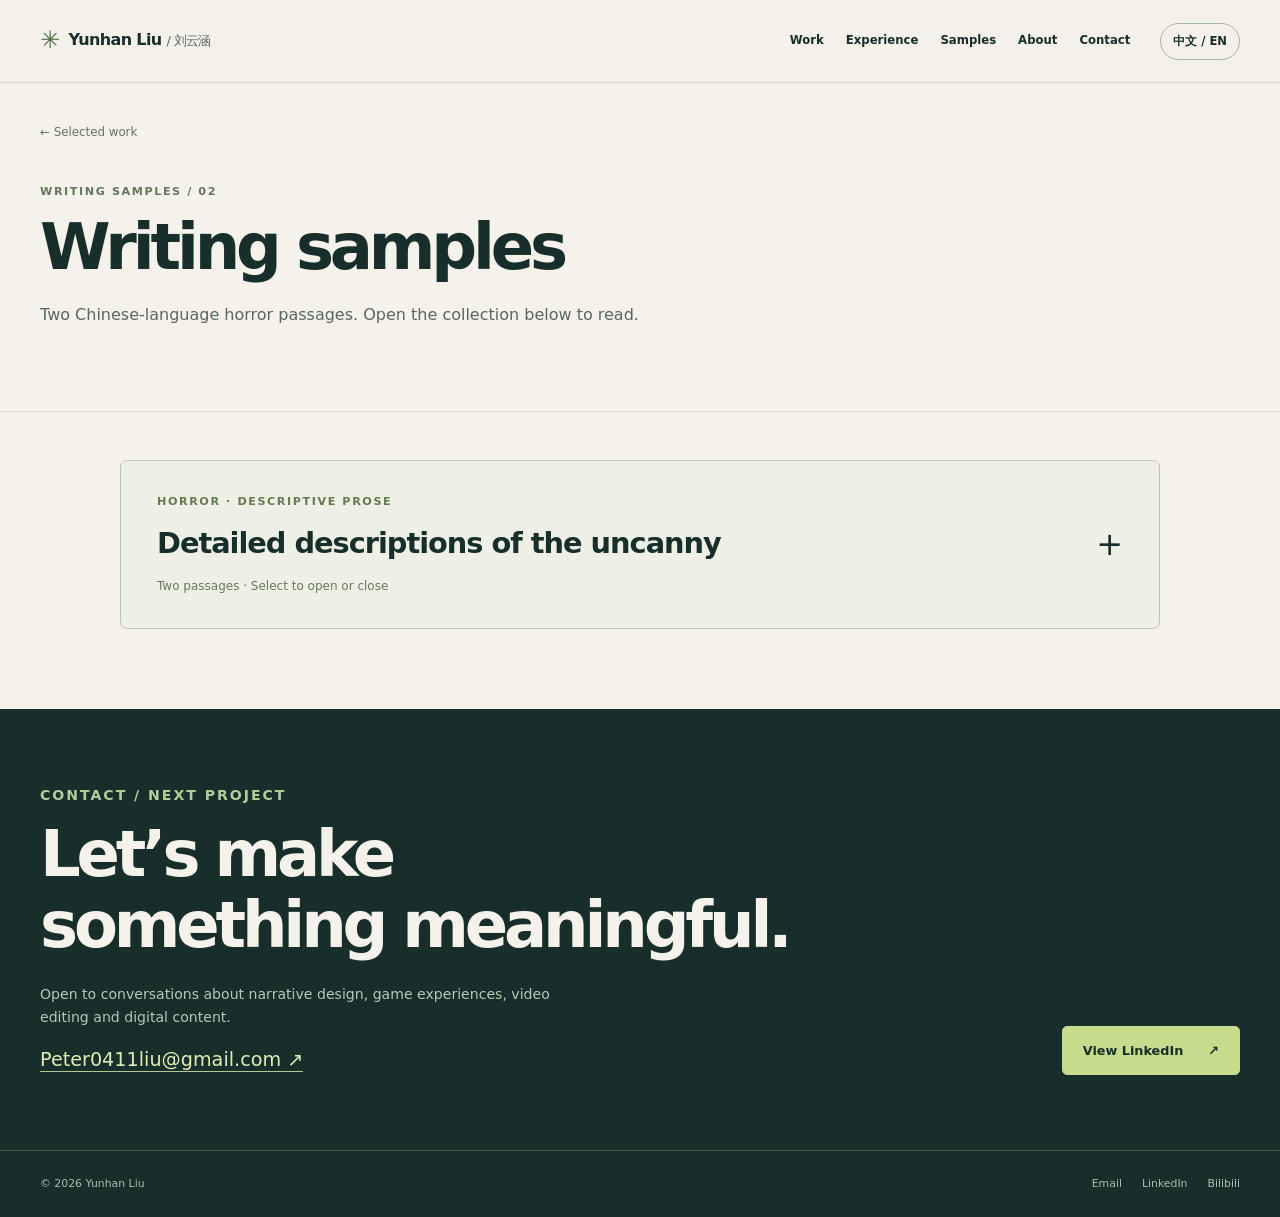
<file: docs/samples.html>
<!doctype html><html lang="en"><head><meta charset="utf-8"><meta name="viewport" content="width=device-width,initial-scale=1"><meta name="theme-color" content="#f4f2eb"><meta name="description" content="Yunhan Liu — narrative design, game scenes, video and tabletop facilitation."><title>Yunhan Liu — Portfolio</title><link rel="stylesheet" href="style.css"><link rel="stylesheet" href="writing-samples.css"></head><body data-title="samplesTitle"><header class="nav"><div class="wrap navin"><a class="brand" href="index.html#top" aria-label="Yunhan Liu home"><span class="mark">✳</span>Yunhan Liu <span lang="zh">/ 刘云涵</span></a><button id="menuToggle" class="menu-toggle" type="button" aria-expanded="false" aria-controls="mainNav" data-i18n="menu">Menu</button><nav id="mainNav" class="links" aria-label="Main navigation"><a href="index.html#work" data-i18n="navWork">Work</a><a href="index.html#experience" data-i18n="navExperience">Experience</a><a href="samples.html" data-i18n="navSamples">Samples</a><a href="index.html#about" data-i18n="navAbout">About</a><a href="index.html#contact" data-i18n="navContact">Contact</a></nav><button class="lang" type="button" aria-label="Switch language" id="langToggle">中文 / EN</button></div></header><main id="top"><section class="case-top"><div class="wrap"><a class="breadcrumb" href="index.html#work" data-i18n="backWork">← Selected work</a><p class="kicker" data-i18n="sampleKicker">Writing samples / 02</p><h1 class="case-title" data-i18n="samplesTitle">Writing samples</h1><p class="case-lead" data-i18n="samplesLead">Two Chinese-language horror passages. Open the collection below to read.</p></div></section><div class="wrap writing-collection"><details class="uncanny-collection" id="uncanny"><summary><span class="uncanny-summary"><span class="kicker" data-i18n="uncannyCategory">Horror · Descriptive prose</span><span class="uncanny-heading" data-i18n="uncannyTitle">Detailed descriptions of the uncanny</span><span class="uncanny-hint" data-i18n="uncannyHint">Two passages · Select to open or close</span></span><span class="uncanny-toggle" aria-hidden="true">+</span></summary><div class="uncanny-body"><section class="uncanny-piece" lang="zh-CN"><p class="uncanny-number">01</p><h2 data-i18n="fleshTitle">Flesh</h2><div class="uncanny-prose"><p>如融化的胶体般，猩红而又粘稠的血肉顺着她们的躯体滴淌在地面上。随着肉体极速地崩坏，一些不属于祂们的器官伴着流动的肉体滚落在地。</p><p>——啪叽</p><p>尚有人型的肉体似乎想要去捡起地上的，但毫无支撑的祂却重重地拍在地上，彻底成了一滩烂泥，只得以血肉化为了触手将器官扒拉进自己蠕动的身体里面。流动的血肉经过一段时间的重组，似乎是想要恢复人型，又迟迟没有成功，最终只重新组合成了一团蠕动的难以名状的畸形肉瘤。跳动的赤红心脏，遍布表面的黑发，黯淡的眼球与孩童洁白的牙齿像是……像是黑夜的繁星一般共同点缀着蠕动的肉瘤。</p><p>许久，肉瘤裂开了一条缝隙，几道尖锐的儿童声音同时从里面飘出来。</p><p>“对不起，我……我只是太兴奋了，我在这栋烂尾楼里面已经很久没看见过孩子了。”</p></div></section><section class="uncanny-piece" lang="zh-CN"><p class="uncanny-number">02</p><h2 data-i18n="treeTitle">The tree</h2><div class="uncanny-prose"><p>那棵树上长着一张脸。</p><p>起初你以为是谁把面具钉在了树干上。走近才发现，脸颊与树皮连在一起，几根细白的须从鼻孔里垂下来，末端沾着还没干透的鼻血。</p><p>它的眼睛闭着，嘴却在缓慢咀嚼。每咬一下，树干深处便传来一声沉闷的呻吟。</p><p>——咯。</p><p>半截指甲从唇缝里翻出来，悬了一会儿，又被舌头卷了回去。</p><p>你向后退，鞋底踩断了一根枯枝。</p><p>咀嚼声停了。</p><p>那张脸猛地睁开眼睛，嘴角向两侧绷紧。树皮从它耳后逐寸裂开，露出里面湿润的牙龈。裂口一直延伸到树根；数不清的牙齿挤在木质纹理间，有些已经长进了对面的肉里，随着嘴巴张开，被连根拔出。</p><p>树冠轻轻晃动。那些背面朝外的叶子一齐转了过来。</p><p>每一片叶子的中央，都嵌着一枚浑浊的眼珠。</p><p>树上的脸望着你，露出一种几乎称得上亲切的神情。它努力收拢嘴唇，把那些牙齿藏好。</p><p>“再往前一点。”</p><p>它说话时，你脚下的泥土微微隆起。</p><p>“我老了，已经走不动了。”</p></div></section></div></details></div></main><section class="contact" id="contact"><div class="wrap contact-grid"><div><p class="kicker" data-i18n="contactLabel">Contact / Next project</p><h2 data-i18n-html="contactTitle">Let’s make<br>something meaningful.</h2><p data-i18n="contactDesc">Open to conversations about narrative design, game experiences, video editing and digital content.</p><a class="email" href="mailto:Peter0411liu@gmail.com">Peter0411liu@gmail.com ↗</a></div><a class="btn" href="https://www.linkedin.com/in/peter-liu-998801261" target="_blank" rel="noopener noreferrer"><span data-i18n="linkedin">View LinkedIn</span><span aria-hidden="true">↗</span></a></div></section><footer class="footer"><div class="wrap"><span>© <span data-year>2026</span> Yunhan Liu</span><div class="social"><a href="mailto:Peter0411liu@gmail.com">Email</a><a href="https://www.linkedin.com/in/peter-liu-998801261" target="_blank" rel="noopener noreferrer">LinkedIn</a><a href="https://space.bilibili.com/289170633" target="_blank" rel="noopener noreferrer">Bilibili</a></div></div></footer><script src="site.js?v=writing-20261118" defer></script></body></html>
</file>
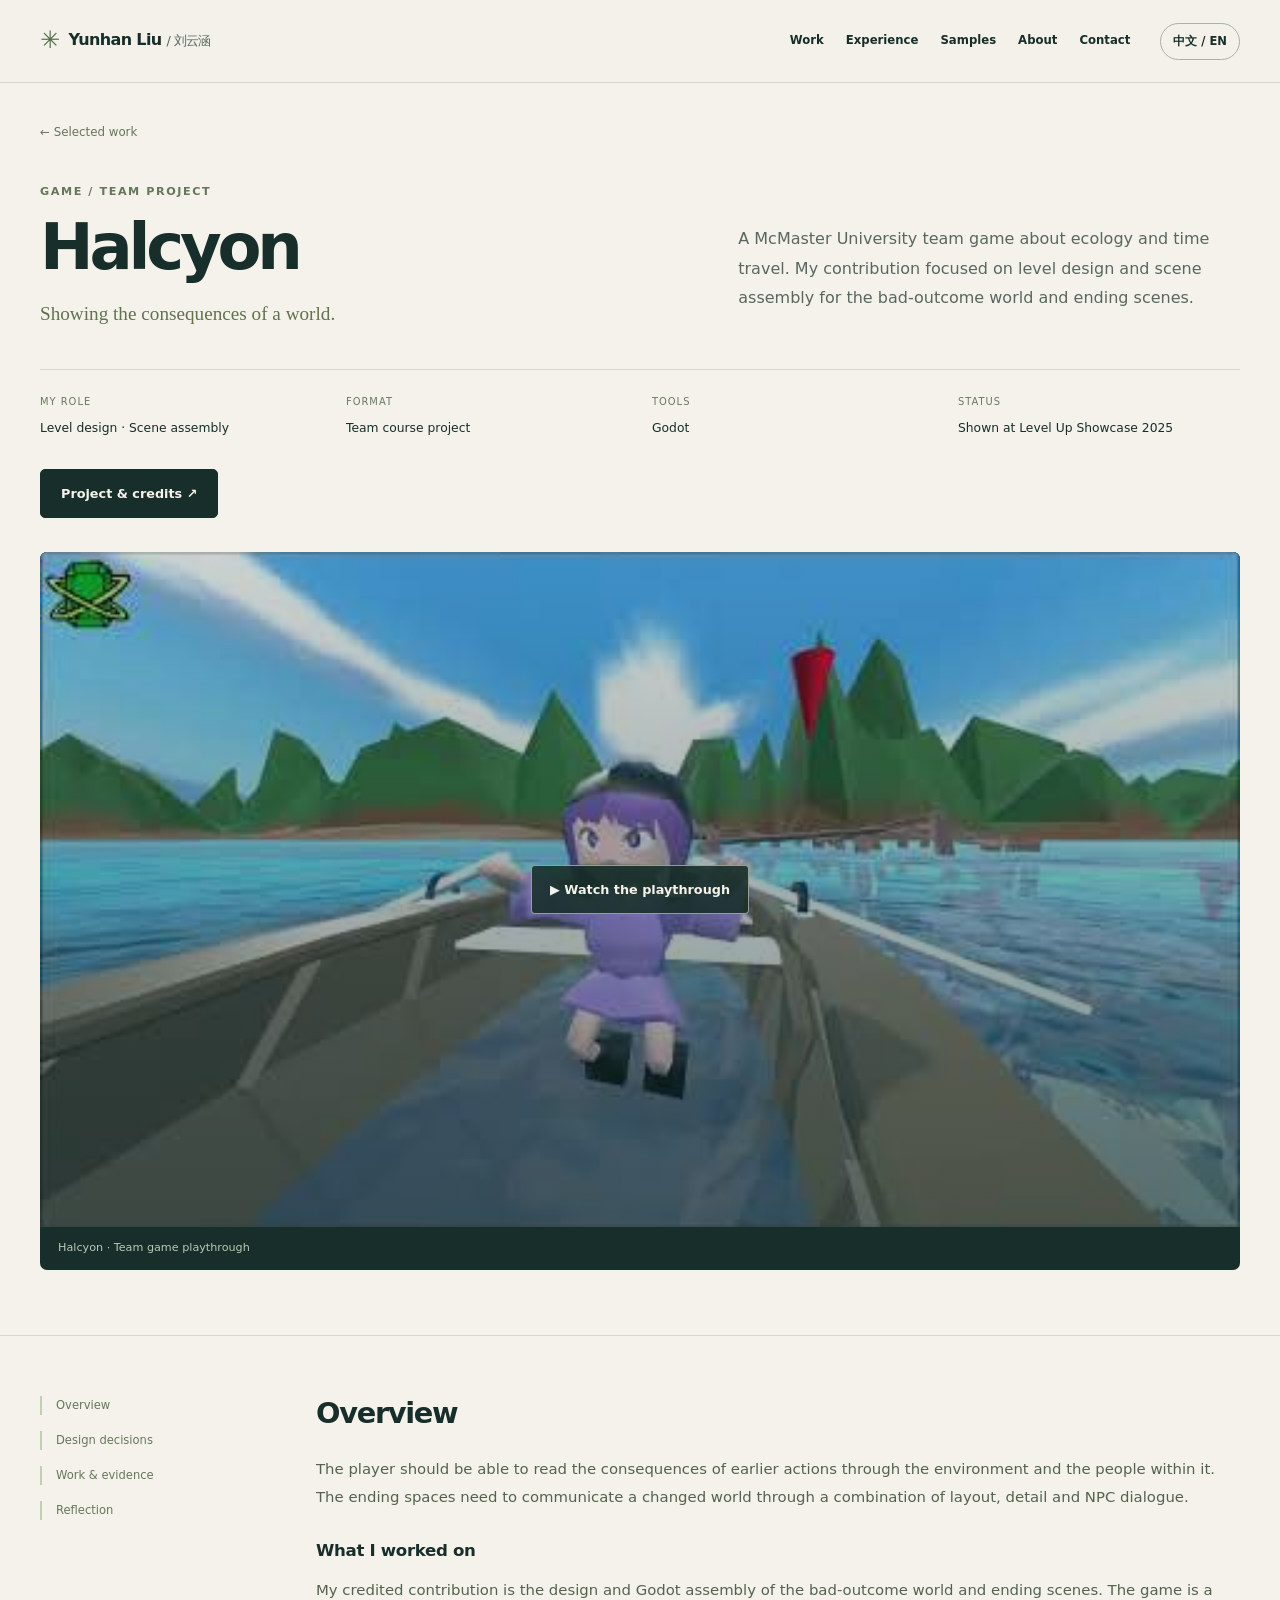
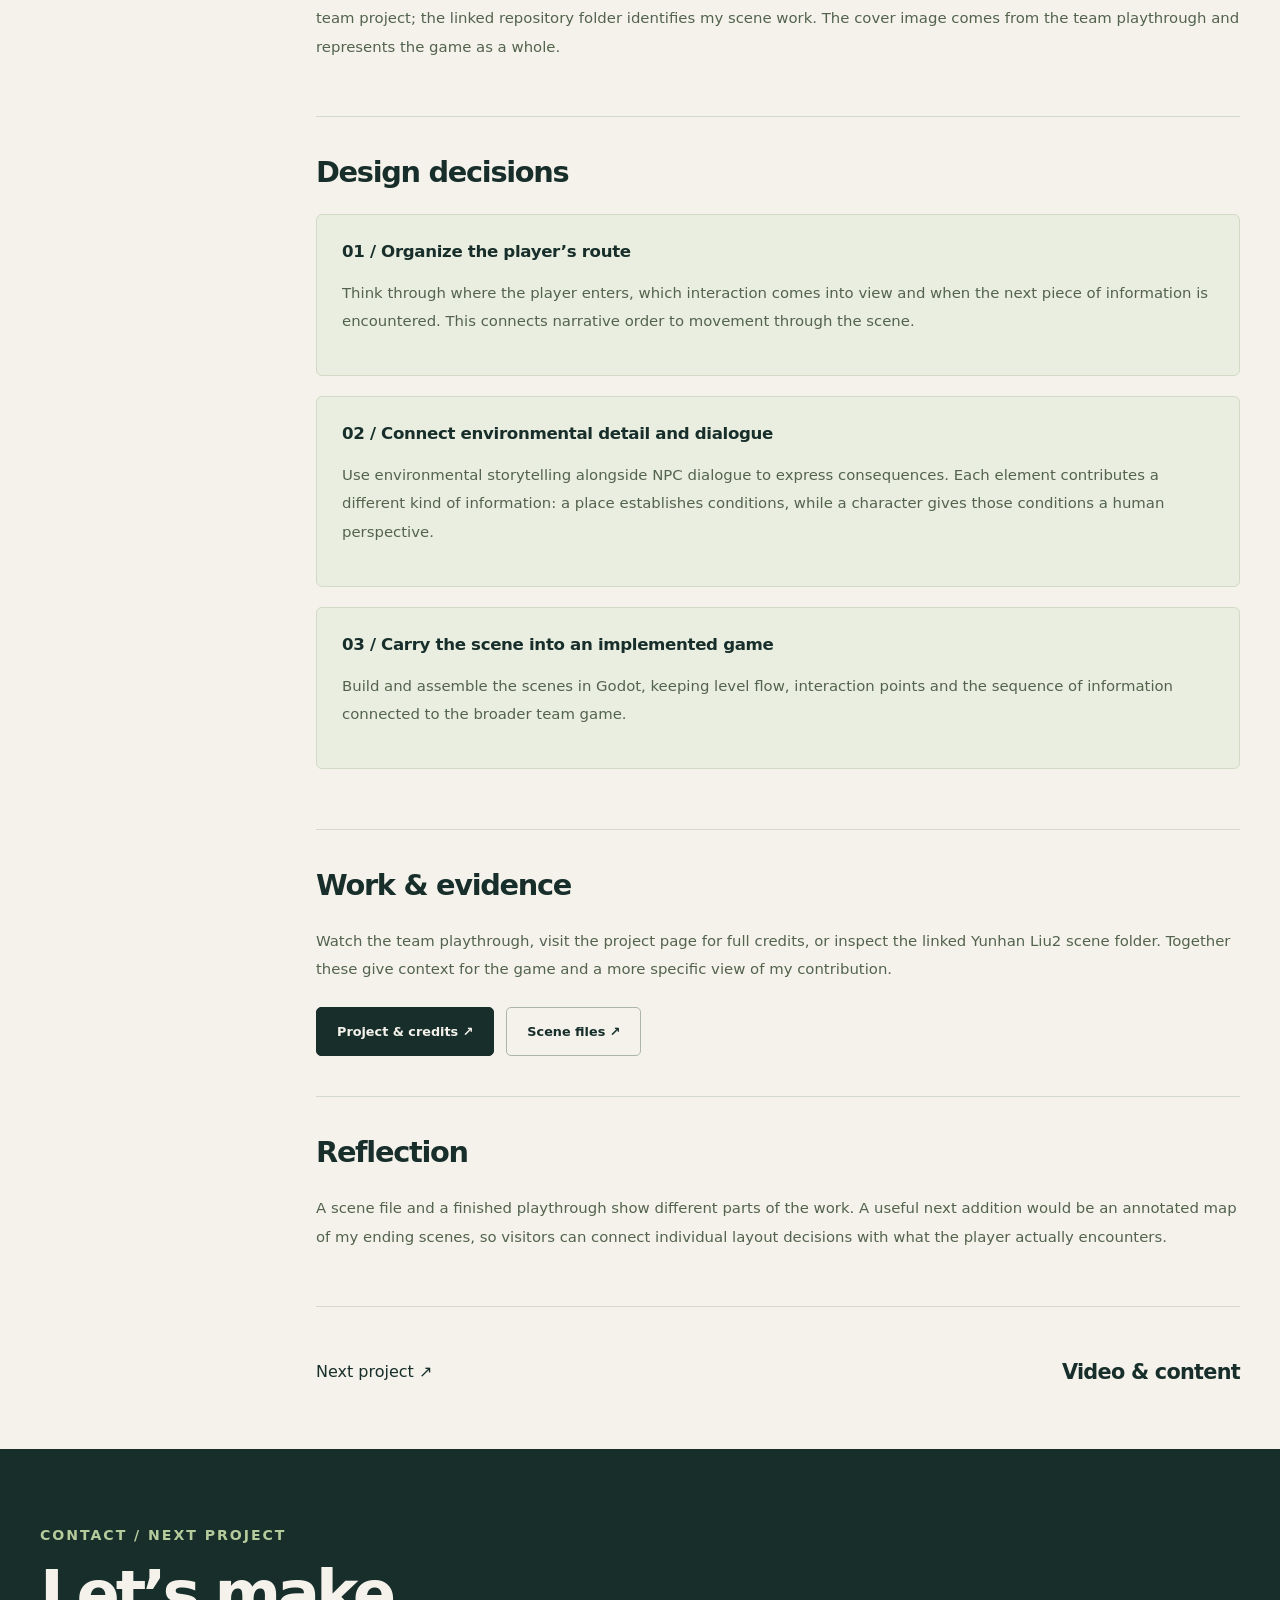
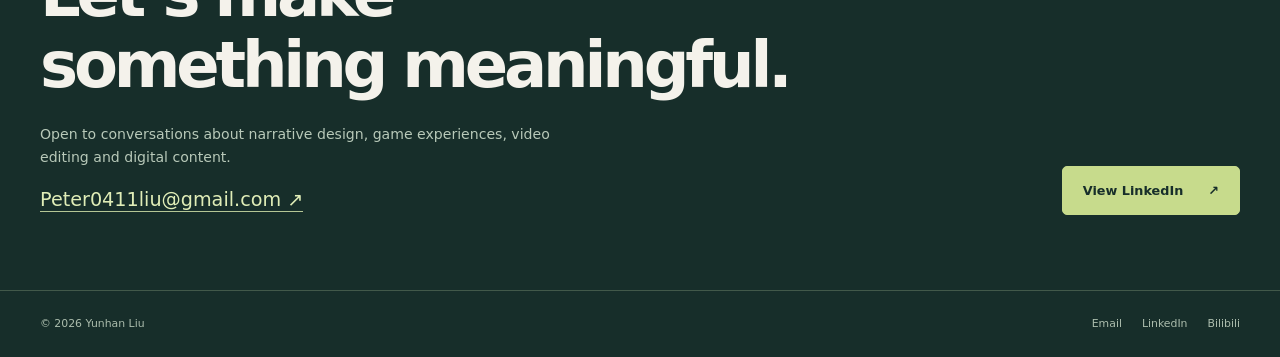
<file: docs/projects/halcyon.html>
<!doctype html><html lang="en"><head><meta charset="utf-8"><meta name="viewport" content="width=device-width,initial-scale=1"><meta name="theme-color" content="#f4f2eb"><meta name="description" content="Yunhan Liu — narrative design, game scenes, video and tabletop facilitation."><title>Yunhan Liu — Portfolio</title><link rel="stylesheet" href="../style.css"></head><body data-title="gameTitle"><header class="nav"><div class="wrap navin"><a class="brand" href="../index.html#top" aria-label="Yunhan Liu home"><span class="mark">✳</span>Yunhan Liu <span lang="zh">/ 刘云涵</span></a><button id="menuToggle" class="menu-toggle" type="button" aria-expanded="false" aria-controls="mainNav" data-i18n="menu">Menu</button><nav id="mainNav" class="links" aria-label="Main navigation"><a href="../index.html#work" data-i18n="navWork">Work</a><a href="../index.html#experience" data-i18n="navExperience">Experience</a><a href="../samples.html" data-i18n="navSamples">Samples</a><a href="../index.html#about" data-i18n="navAbout">About</a><a href="../index.html#contact" data-i18n="navContact">Contact</a></nav><button class="lang" type="button" aria-label="Switch language" id="langToggle">中文 / EN</button></div></header><main id="top"><section class="case-top"><div class="wrap"><a class="breadcrumb" href="../index.html#work" data-i18n="backWork">← Selected work</a><div class="case-heading"><div><p class="kicker" data-i18n="gameCategory" >Game / team project</p><h1 class="case-title" data-i18n="gameTitle" >Halcyon</h1><p class="case-subtitle" data-i18n="gameSubtitle" >Showing the consequences of a world.</p></div><p class="case-lead" data-i18n="gameLead" >A McMaster University team game about ecology and time travel. My contribution focused on level design and scene assembly for the bad-outcome world and ending scenes.</p></div><dl class="case-facts"><div><dt data-i18n="roleLabel" >My role</dt><dd data-i18n="gameRoleShort" >Level design · Scene assembly</dd></div><div><dt data-i18n="formatLabel" >Format</dt><dd data-i18n="gameFormat" >Team course project</dd></div><div><dt data-i18n="toolsLabelCase" >Tools</dt><dd>Godot</dd></div><div><dt data-i18n="statusLabel" >Status</dt><dd data-i18n="gameStatus" >Shown at Level Up Showcase 2025</dd></div></dl><div class="actions"><a class="btn" href="https://dktr0.github.io/Halcyon/" target="_blank" rel="noopener noreferrer"><span data-i18n="gameProject" >Project &amp; credits ↗</span></a></div><div class="case-media"><div class="visual" id="gameVisual"><div class="game-image" aria-hidden="true" style="background-image:linear-gradient(0deg,#102b2b8a,#0c252333),url(../assets/halcyon-cover.jpg)"></div><button class="game-play" id="playGame" type="button" data-i18n="playGame">▶ Watch the playthrough</button></div><p class="case-photo-caption">Halcyon · Team game playthrough</p></div></div></section><div class="wrap case-layout"><nav class="case-nav" aria-label="Case study sections"><a href="#overview"><span data-i18n="caseOverview" >Overview</span></a><a href="#decisions"><span data-i18n="caseDecisions" >Design decisions</span></a><a href="#evidence"><span data-i18n="caseEvidence" >Work &amp; evidence</span></a><a href="#reflection"><span data-i18n="caseReflection" >Reflection</span></a></nav><article class="case-article"><section class="case-section" id="overview"><h2 data-i18n="caseOverview" >Overview</h2><p data-i18n="gameGoalBody" >The player should be able to read the consequences of earlier actions through the environment and the people within it. The ending spaces need to communicate a changed world through a combination of layout, detail and NPC dialogue.</p><h3 data-i18n="invScope" >What I worked on</h3><p data-i18n="gameScopeBody" >My credited contribution is the design and Godot assembly of the bad-outcome world and ending scenes. The game is a team project; the linked repository folder identifies my scene work. The cover image comes from the team playthrough and represents the game as a whole.</p></section><section class="case-section" id="decisions"><h2 data-i18n="caseDecisions" >Design decisions</h2><div class="decision-card"><h3 data-i18n="gameD1" >01 / Organize the player’s route</h3><p data-i18n="gameD1Body" >Think through where the player enters, which interaction comes into view and when the next piece of information is encountered. This connects narrative order to movement through the scene.</p></div><div class="decision-card"><h3 data-i18n="gameD2" >02 / Connect environmental detail and dialogue</h3><p data-i18n="gameD2Body" >Use environmental storytelling alongside NPC dialogue to express consequences. Each element contributes a different kind of information: a place establishes conditions, while a character gives those conditions a human perspective.</p></div><div class="decision-card"><h3 data-i18n="gameD3" >03 / Carry the scene into an implemented game</h3><p data-i18n="gameD3Body" >Build and assemble the scenes in Godot, keeping level flow, interaction points and the sequence of information connected to the broader team game.</p></div></section><section class="case-section" id="evidence"><h2 data-i18n="caseEvidence" >Work &amp; evidence</h2><p data-i18n="gameEvidenceBody" >Watch the team playthrough, visit the project page for full credits, or inspect the linked Yunhan Liu2 scene folder. Together these give context for the game and a more specific view of my contribution.</p><div class="actions"><a class="btn" href="https://dktr0.github.io/Halcyon/" target="_blank" rel="noopener noreferrer"><span data-i18n="gameProject" >Project &amp; credits ↗</span></a><a class="btn secondary" href="https://github.com/dktr0/Halcyon/tree/main/Yunhan%20Liu2" target="_blank" rel="noopener noreferrer"><span data-i18n="gameSource" >Scene files ↗</span></a></div></section><section class="case-section" id="reflection"><h2 data-i18n="caseReflection" >Reflection</h2><p data-i18n="gameReflectionBody" >A scene file and a finished playthrough show different parts of the work. A useful next addition would be an annotated map of my ending scenes, so visitors can connect individual layout decisions with what the player actually encounters.</p></section><a class="next-project" href="video.html"><span data-i18n="nextCase" >Next project ↗</span><strong>Video &amp; content</strong></a></article></div></main><section class="contact" id="contact"><div class="wrap contact-grid"><div><p class="kicker" data-i18n="contactLabel">Contact / Next project</p><h2 data-i18n-html="contactTitle">Let’s make<br>something meaningful.</h2><p data-i18n="contactDesc">Open to conversations about narrative design, game experiences, video editing and digital content.</p><a class="email" href="mailto:Peter0411liu@gmail.com">Peter0411liu@gmail.com ↗</a></div><a class="btn" href="https://www.linkedin.com/in/peter-liu-998801261" target="_blank" rel="noopener noreferrer"><span data-i18n="linkedin">View LinkedIn</span><span aria-hidden="true">↗</span></a></div></section><footer class="footer"><div class="wrap"><span>© <span data-year>2026</span> Yunhan Liu</span><div class="social"><a href="mailto:Peter0411liu@gmail.com">Email</a><a href="https://www.linkedin.com/in/peter-liu-998801261" target="_blank" rel="noopener noreferrer">LinkedIn</a><a href="https://space.bilibili.com/289170633" target="_blank" rel="noopener noreferrer">Bilibili</a></div></div></footer><script src="../site.js" defer></script></body></html>
</file>
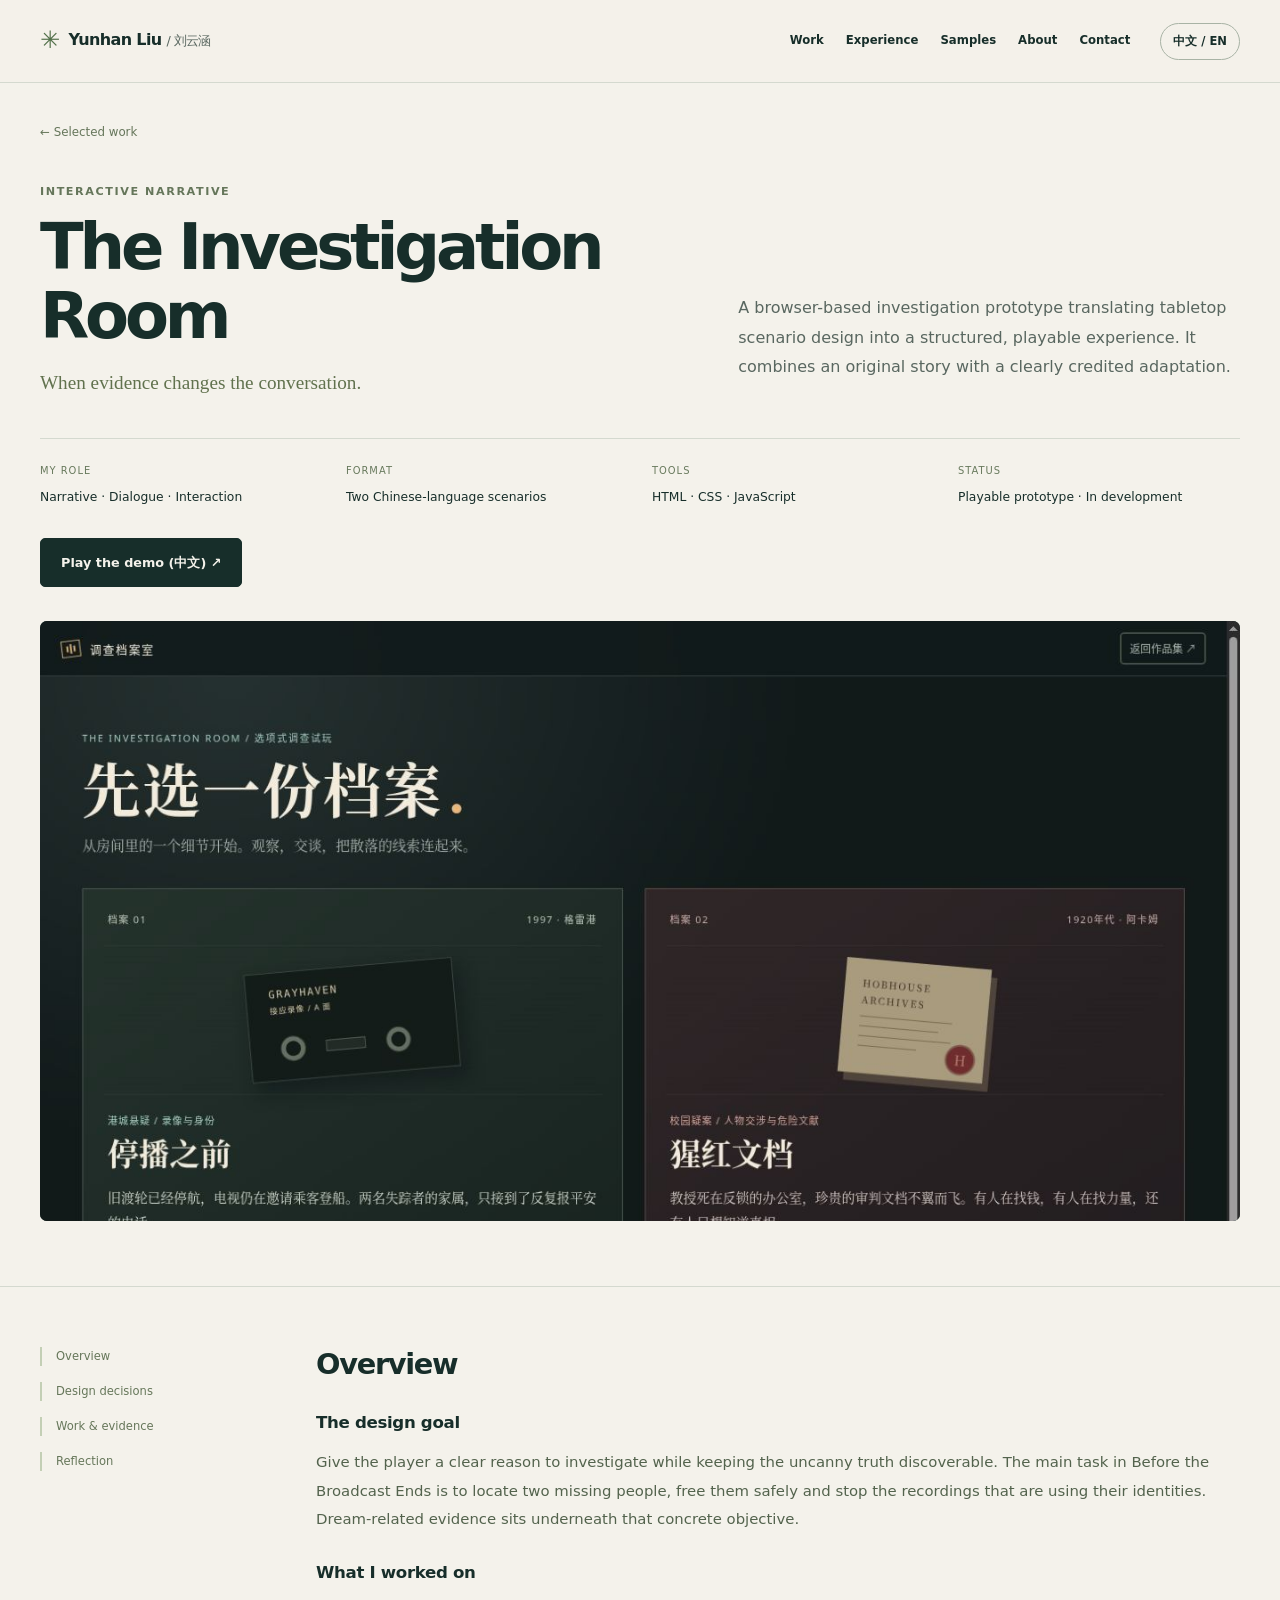
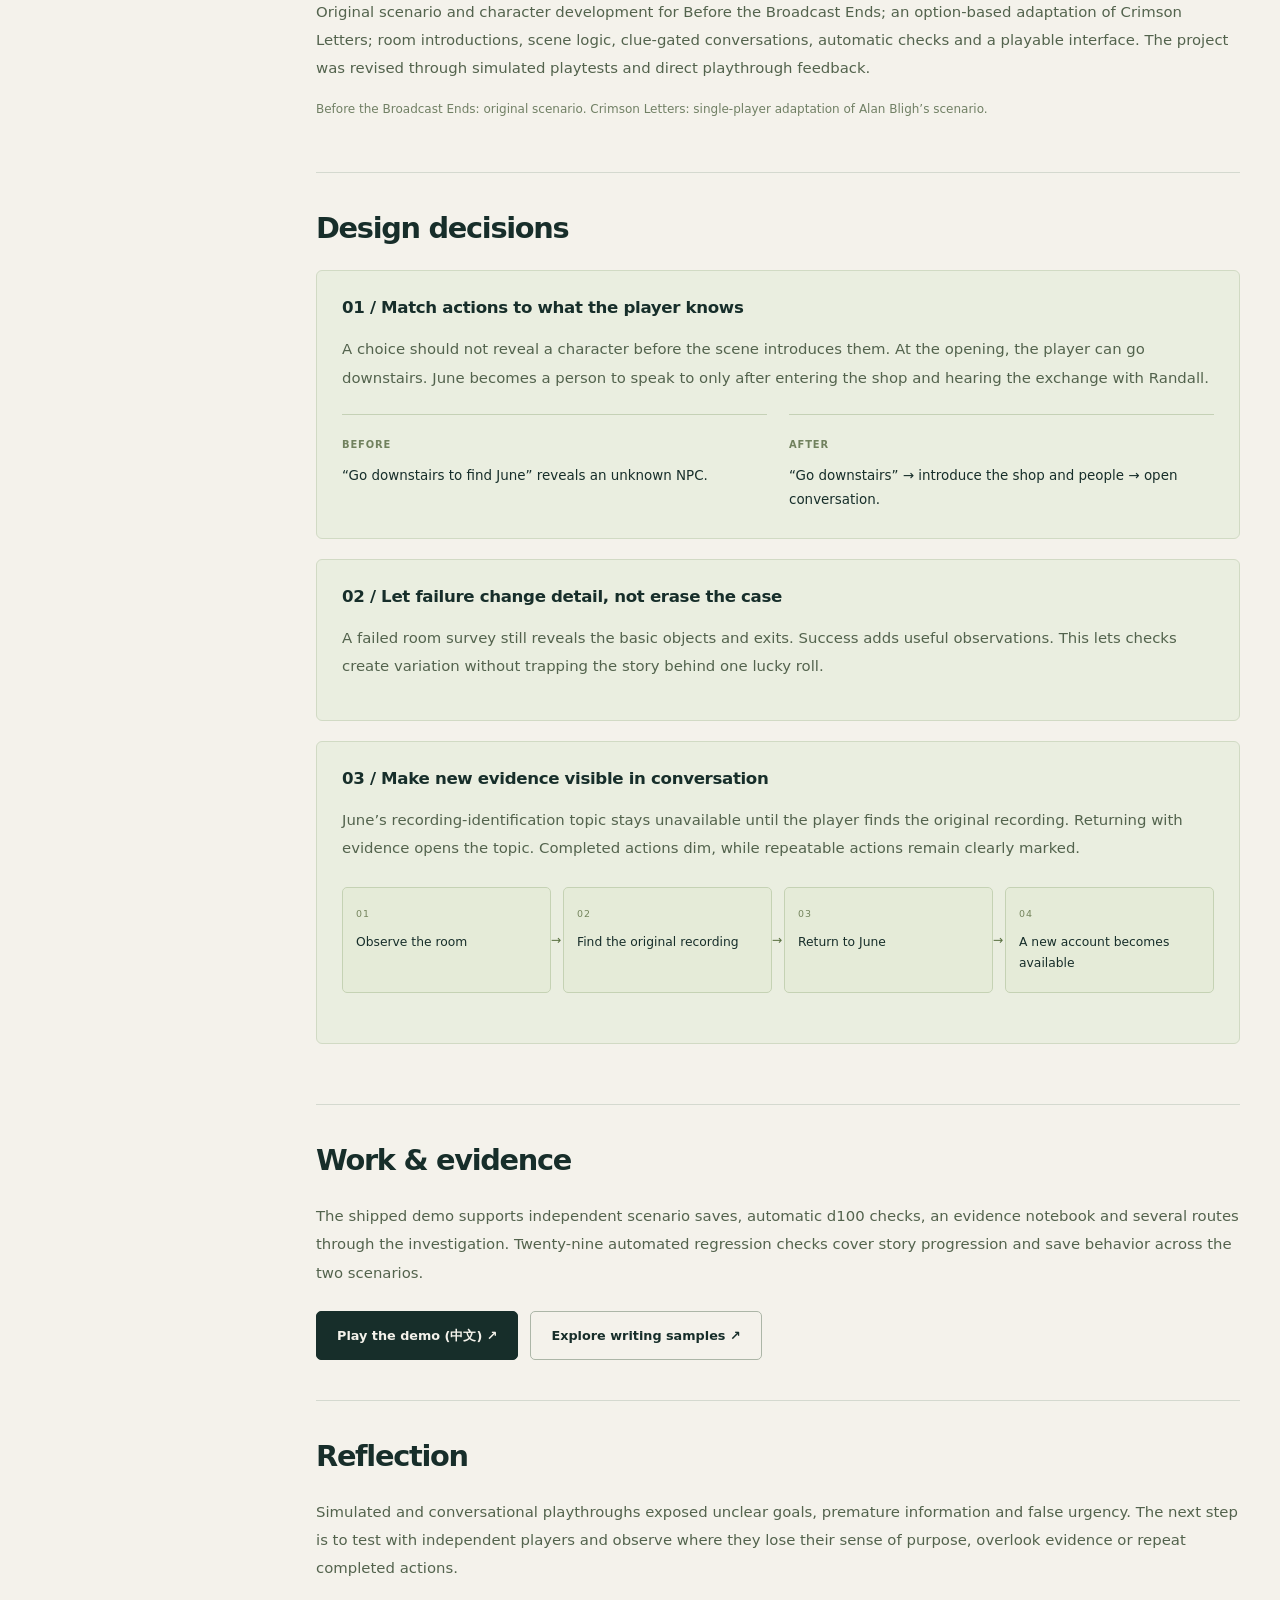
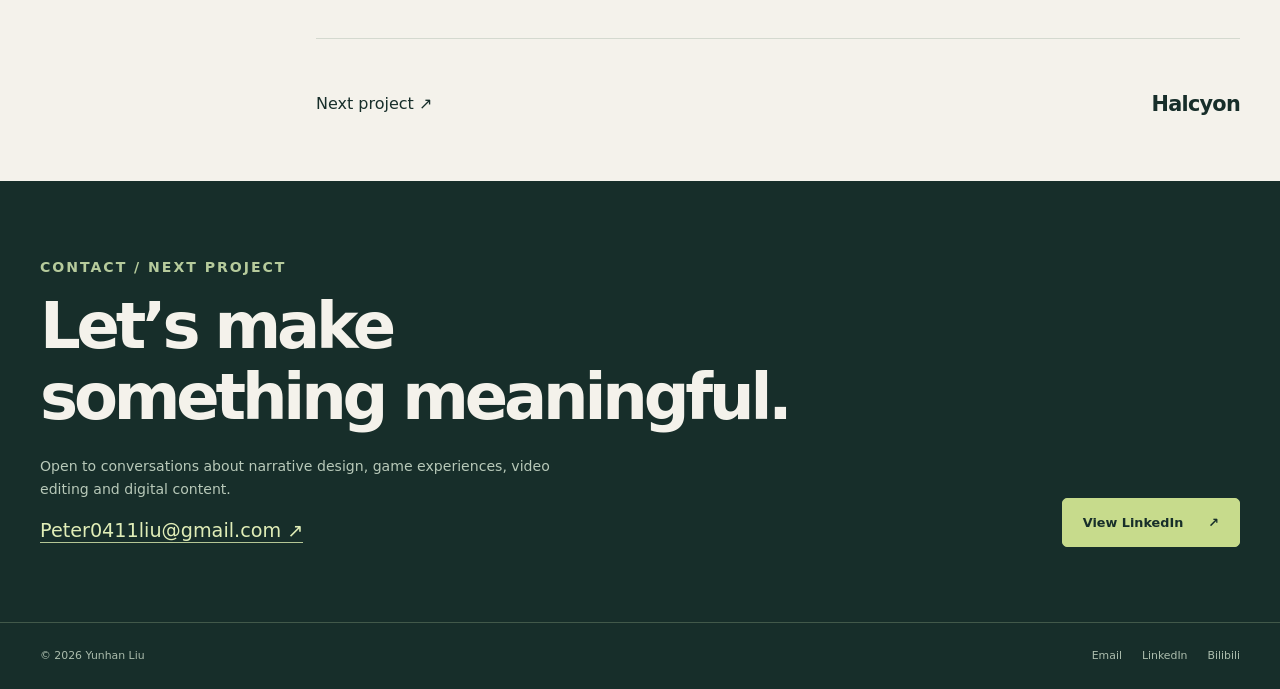
<file: docs/projects/investigation.html>
<!doctype html><html lang="en"><head><meta charset="utf-8"><meta name="viewport" content="width=device-width,initial-scale=1"><meta name="theme-color" content="#f4f2eb"><meta name="description" content="Yunhan Liu — narrative design, game scenes, video and tabletop facilitation."><title>Yunhan Liu — Portfolio</title><link rel="stylesheet" href="../style.css"></head><body data-title="invTitle"><header class="nav"><div class="wrap navin"><a class="brand" href="../index.html#top" aria-label="Yunhan Liu home"><span class="mark">✳</span>Yunhan Liu <span lang="zh">/ 刘云涵</span></a><button id="menuToggle" class="menu-toggle" type="button" aria-expanded="false" aria-controls="mainNav" data-i18n="menu">Menu</button><nav id="mainNav" class="links" aria-label="Main navigation"><a href="../index.html#work" data-i18n="navWork">Work</a><a href="../index.html#experience" data-i18n="navExperience">Experience</a><a href="../samples.html" data-i18n="navSamples">Samples</a><a href="../index.html#about" data-i18n="navAbout">About</a><a href="../index.html#contact" data-i18n="navContact">Contact</a></nav><button class="lang" type="button" aria-label="Switch language" id="langToggle">中文 / EN</button></div></header><main id="top"><section class="case-top"><div class="wrap"><a class="breadcrumb" href="../index.html#work" data-i18n="backWork">← Selected work</a><div class="case-heading"><div><p class="kicker" data-i18n="demoCategory" >Interactive narrative</p><h1 class="case-title" data-i18n="invTitle" >The Investigation Room</h1><p class="case-subtitle" data-i18n="invSubtitle" >When evidence changes the conversation.</p></div><p class="case-lead" data-i18n="invLead" >A browser-based investigation prototype translating tabletop scenario design into a structured, playable experience. It combines an original story with a clearly credited adaptation.</p></div><dl class="case-facts"><div><dt data-i18n="roleLabel" >My role</dt><dd data-i18n="invRole" >Narrative · Dialogue · Interaction</dd></div><div><dt data-i18n="formatLabel" >Format</dt><dd data-i18n="invFormat" >Two Chinese-language scenarios</dd></div><div><dt data-i18n="toolsLabelCase" >Tools</dt><dd data-i18n="invTools" >HTML · CSS · JavaScript</dd></div><div><dt data-i18n="statusLabel" >Status</dt><dd data-i18n="invStatus" >Playable prototype · In development</dd></div></dl><div class="actions"><a class="btn" href="../play/"><span data-i18n="demoPlay" >Play the demo (中文) ↗</span></a></div><div class="case-media"><img src="../assets/investigation-preview.jpg" alt="Actual scenario selection screen from The Investigation Room"></div></div></section><div class="wrap case-layout"><nav class="case-nav" aria-label="Case study sections"><a href="#overview"><span data-i18n="caseOverview" >Overview</span></a><a href="#decisions"><span data-i18n="caseDecisions" >Design decisions</span></a><a href="#evidence"><span data-i18n="caseEvidence" >Work &amp; evidence</span></a><a href="#reflection"><span data-i18n="caseReflection" >Reflection</span></a></nav><article class="case-article"><section class="case-section" id="overview"><h2 data-i18n="caseOverview" >Overview</h2><h3 data-i18n="invGoal" >The design goal</h3><p data-i18n="invGoalBody" >Give the player a clear reason to investigate while keeping the uncanny truth discoverable. The main task in Before the Broadcast Ends is to locate two missing people, free them safely and stop the recordings that are using their identities. Dream-related evidence sits underneath that concrete objective.</p><h3 data-i18n="invScope" >What I worked on</h3><p data-i18n="invScopeBody" >Original scenario and character development for Before the Broadcast Ends; an option-based adaptation of Crimson Letters; room introductions, scene logic, clue-gated conversations, automatic checks and a playable interface. The project was revised through simulated playtests and direct playthrough feedback.</p><p class="case-note" data-i18n="demoCredit" >Before the Broadcast Ends: original scenario. Crimson Letters: single-player adaptation of Alan Bligh’s scenario.</p></section><section class="case-section" id="decisions"><h2 data-i18n="caseDecisions" >Design decisions</h2><div class="decision-card"><h3 data-i18n="invD1" >01 / Match actions to what the player knows</h3><p data-i18n="invD1Body" >A choice should not reveal a character before the scene introduces them. At the opening, the player can go downstairs. June becomes a person to speak to only after entering the shop and hearing the exchange with Randall.</p><div class="before-after"><div><span data-i18n="before" >Before</span><p data-i18n="invBefore" >“Go downstairs to find June” reveals an unknown NPC.</p></div><div><span data-i18n="after" >After</span><p data-i18n="invAfter" >“Go downstairs” → introduce the shop and people → open conversation.</p></div></div></div><div class="decision-card"><h3 data-i18n="invD2" >02 / Let failure change detail, not erase the case</h3><p data-i18n="invD2Body" >A failed room survey still reveals the basic objects and exits. Success adds useful observations. This lets checks create variation without trapping the story behind one lucky roll.</p></div><div class="decision-card"><h3 data-i18n="invD3" >03 / Make new evidence visible in conversation</h3><p data-i18n="invD3Body" >June’s recording-identification topic stays unavailable until the player finds the original recording. Returning with evidence opens the topic. Completed actions dim, while repeatable actions remain clearly marked.</p><div class="evidence-flow"><div data-i18n="flow1" >Observe the room</div><div data-i18n="flow2" >Find the original recording</div><div data-i18n="flow3" >Return to June</div><div data-i18n="flow4" >A new account becomes available</div></div></div></section><section class="case-section" id="evidence"><h2 data-i18n="caseEvidence" >Work &amp; evidence</h2><p data-i18n="invEvidenceBody" >The shipped demo supports independent scenario saves, automatic d100 checks, an evidence notebook and several routes through the investigation. Twenty-nine automated regression checks cover story progression and save behavior across the two scenarios.</p><div class="actions"><a class="btn" href="../play/"><span data-i18n="demoPlay" >Play the demo (中文) ↗</span></a><a class="btn secondary" href="../samples.html"><span data-i18n="sampleOpen" >Explore writing &amp; design samples ↗</span></a></div></section><section class="case-section" id="reflection"><h2 data-i18n="caseReflection" >Reflection</h2><p data-i18n="invReflectionBody" >Simulated and conversational playthroughs exposed unclear goals, premature information and false urgency. The next step is to test with independent players and observe where they lose their sense of purpose, overlook evidence or repeat completed actions.</p></section><a class="next-project" href="halcyon.html"><span data-i18n="nextCase" >Next project ↗</span><strong>Halcyon</strong></a></article></div></main><section class="contact" id="contact"><div class="wrap contact-grid"><div><p class="kicker" data-i18n="contactLabel">Contact / Next project</p><h2 data-i18n-html="contactTitle">Let’s make<br>something meaningful.</h2><p data-i18n="contactDesc">Open to conversations about narrative design, game experiences, video editing and digital content.</p><a class="email" href="mailto:Peter0411liu@gmail.com">Peter0411liu@gmail.com ↗</a></div><a class="btn" href="https://www.linkedin.com/in/peter-liu-998801261" target="_blank" rel="noopener noreferrer"><span data-i18n="linkedin">View LinkedIn</span><span aria-hidden="true">↗</span></a></div></section><footer class="footer"><div class="wrap"><span>© <span data-year>2026</span> Yunhan Liu</span><div class="social"><a href="mailto:Peter0411liu@gmail.com">Email</a><a href="https://www.linkedin.com/in/peter-liu-998801261" target="_blank" rel="noopener noreferrer">LinkedIn</a><a href="https://space.bilibili.com/289170633" target="_blank" rel="noopener noreferrer">Bilibili</a></div></div></footer><script src="../site.js" defer></script></body></html>
</file>
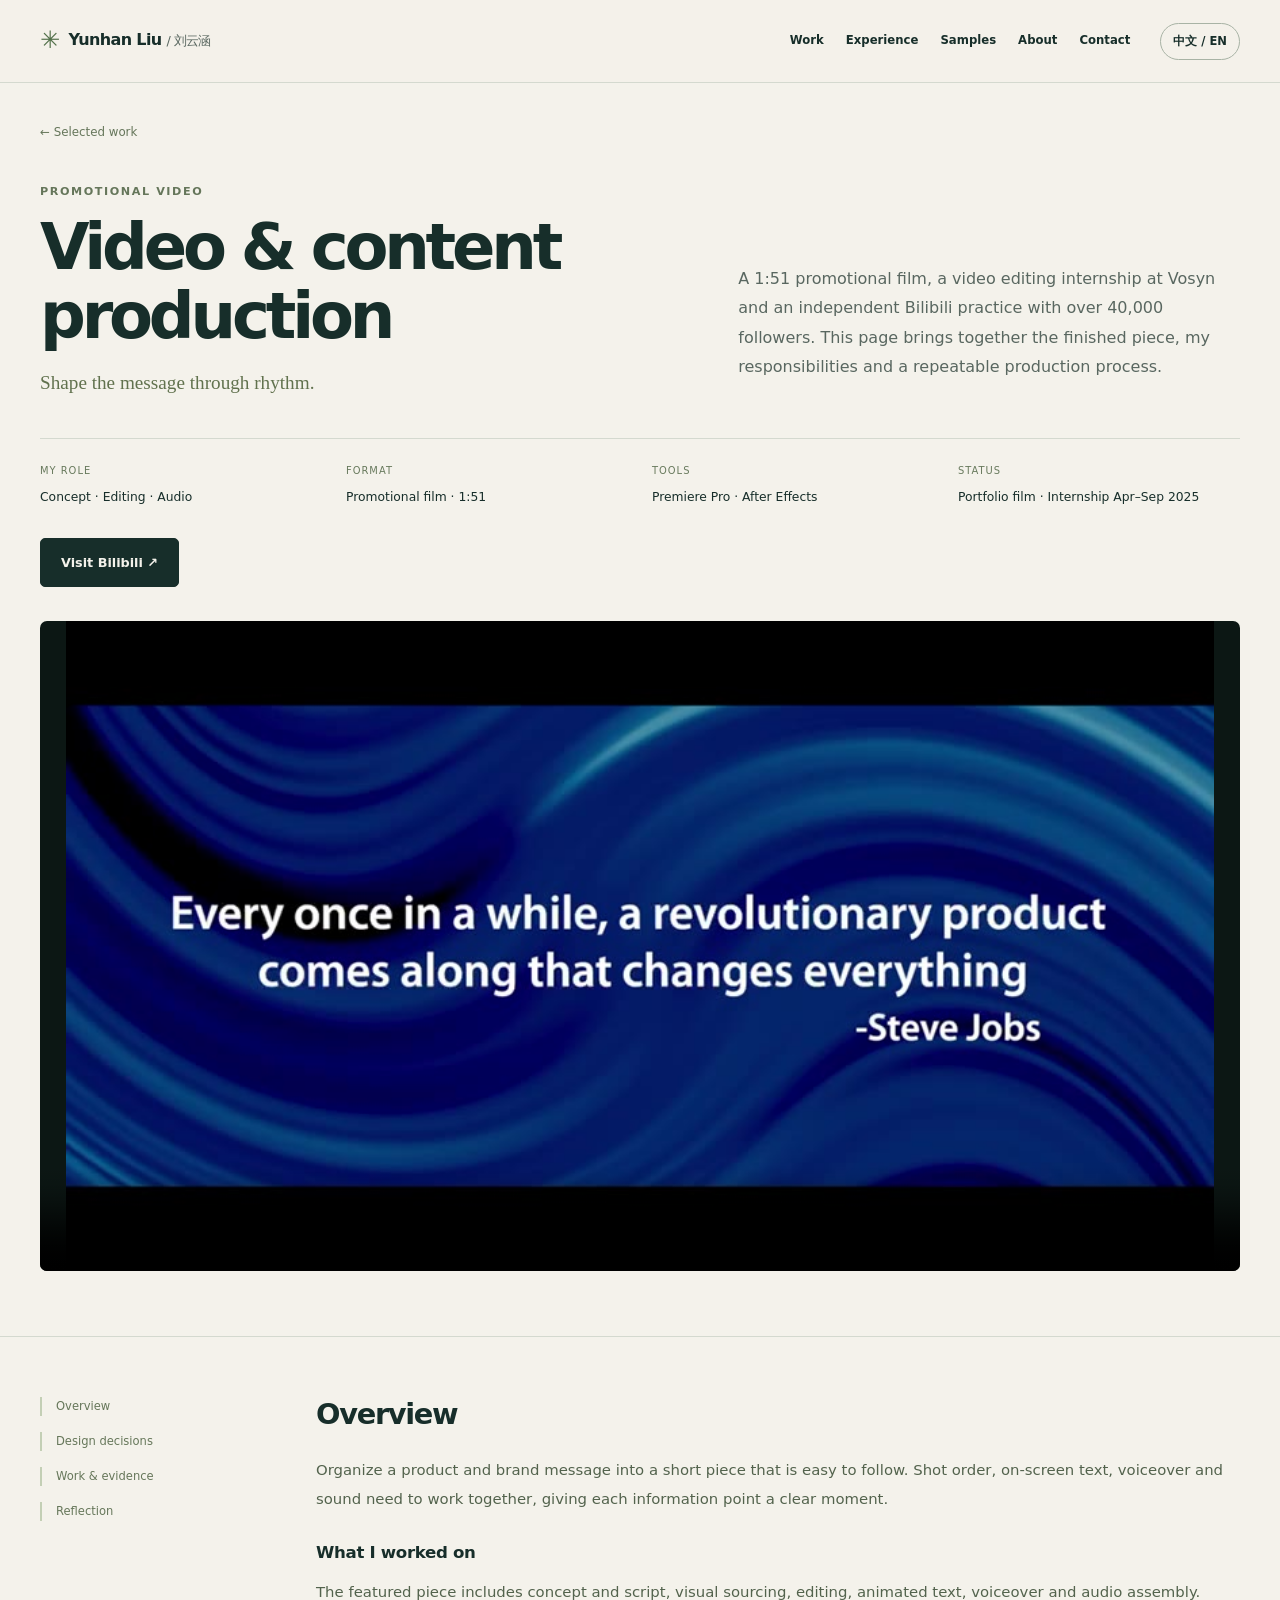
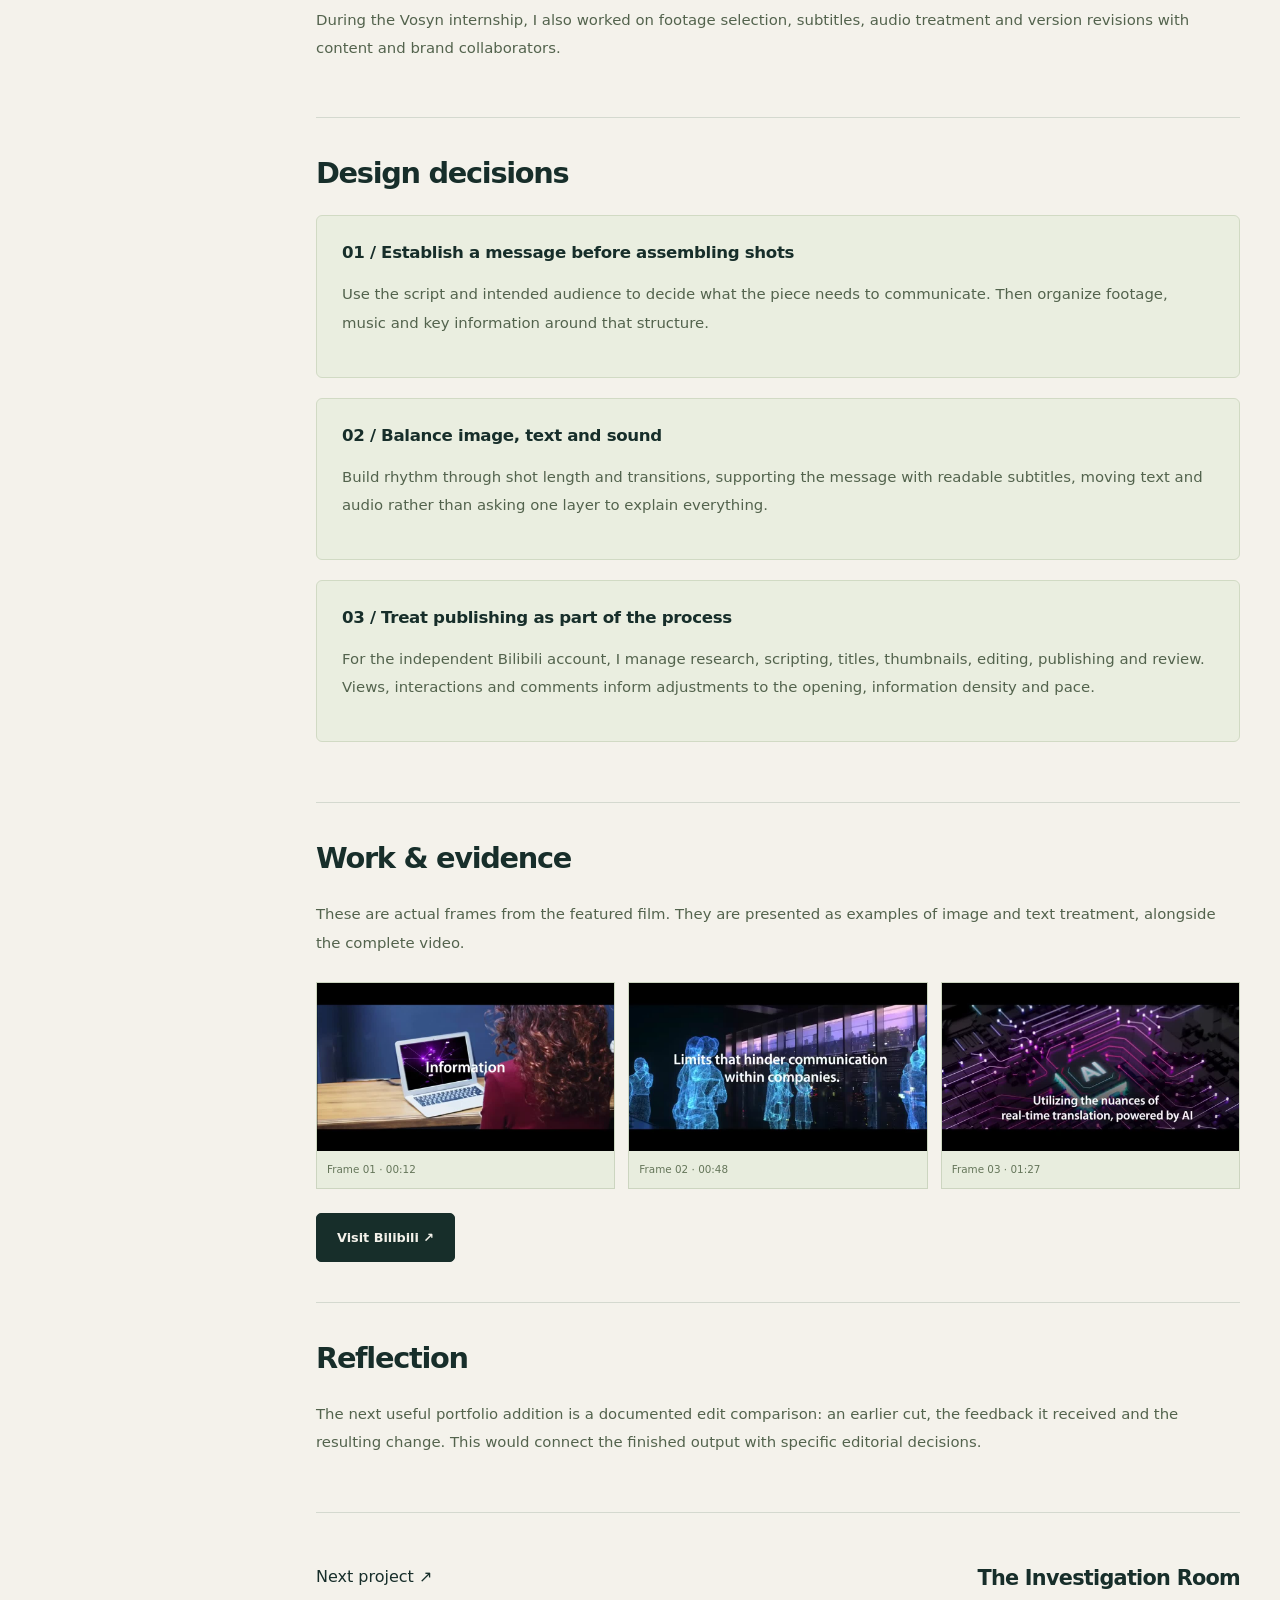
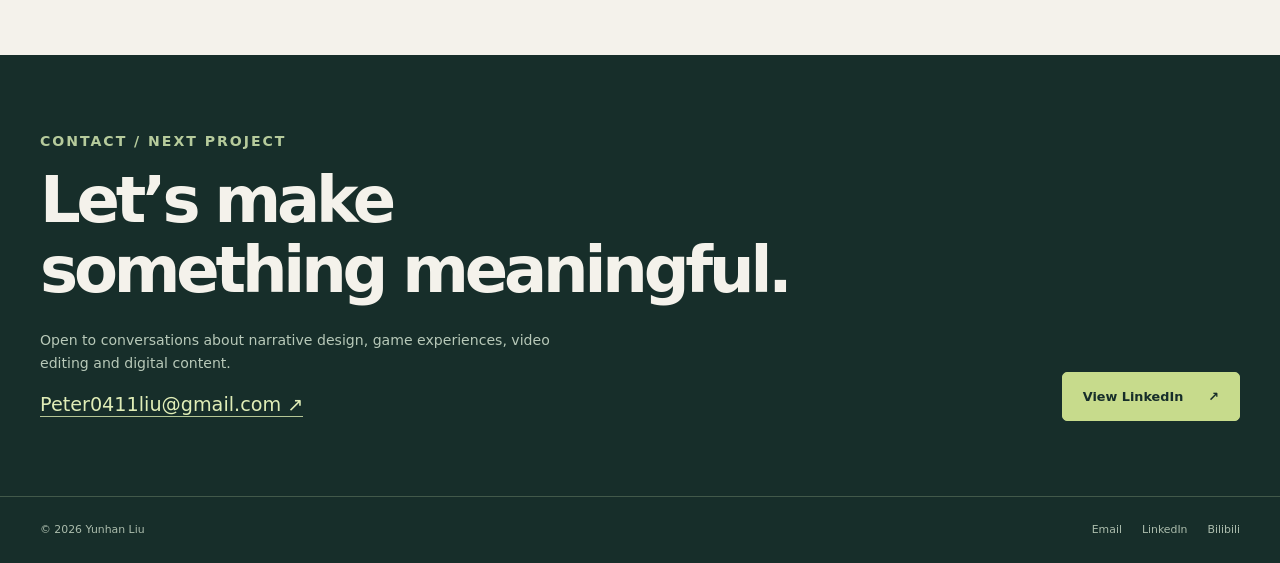
<file: docs/projects/video.html>
<!doctype html><html lang="en"><head><meta charset="utf-8"><meta name="viewport" content="width=device-width,initial-scale=1"><meta name="theme-color" content="#f4f2eb"><meta name="description" content="Yunhan Liu — narrative design, game scenes, video and tabletop facilitation."><title>Yunhan Liu — Portfolio</title><link rel="stylesheet" href="../style.css"></head><body data-title="videoCaseTitle"><header class="nav"><div class="wrap navin"><a class="brand" href="../index.html#top" aria-label="Yunhan Liu home"><span class="mark">✳</span>Yunhan Liu <span lang="zh">/ 刘云涵</span></a><button id="menuToggle" class="menu-toggle" type="button" aria-expanded="false" aria-controls="mainNav" data-i18n="menu">Menu</button><nav id="mainNav" class="links" aria-label="Main navigation"><a href="../index.html#work" data-i18n="navWork">Work</a><a href="../index.html#experience" data-i18n="navExperience">Experience</a><a href="../samples.html" data-i18n="navSamples">Samples</a><a href="../index.html#about" data-i18n="navAbout">About</a><a href="../index.html#contact" data-i18n="navContact">Contact</a></nav><button class="lang" type="button" aria-label="Switch language" id="langToggle">中文 / EN</button></div></header><main id="top"><section class="case-top"><div class="wrap"><a class="breadcrumb" href="../index.html#work" data-i18n="backWork">← Selected work</a><div class="case-heading"><div><p class="kicker" data-i18n="videoCategory" >Promotional video</p><h1 class="case-title" data-i18n="videoCaseTitle" >Video &amp; content production</h1><p class="case-subtitle" data-i18n="videoSubtitle" >Shape the message through rhythm.</p></div><p class="case-lead" data-i18n="videoLead" >A 1:51 promotional film, a video editing internship at Vosyn and an independent Bilibili practice with over 40,000 followers. This page brings together the finished piece, my responsibilities and a repeatable production process.</p></div><dl class="case-facts"><div><dt data-i18n="roleLabel" >My role</dt><dd data-i18n="videoRoleShort" >Concept · Editing · Audio</dd></div><div><dt data-i18n="formatLabel" >Format</dt><dd data-i18n="videoFormat" >Promotional film · 1:51</dd></div><div><dt data-i18n="toolsLabelCase" >Tools</dt><dd data-i18n="videoTools" >Premiere Pro · After Effects</dd></div><div><dt data-i18n="statusLabel" >Status</dt><dd data-i18n="videoStatus" >Portfolio film · Internship Apr–Sep 2025</dd></div></dl><div class="actions"><a class="btn" href="https://space.bilibili.com/289170633" target="_blank" rel="noopener noreferrer"><span data-i18n="visitChannel" >Visit Bilibili ↗</span></a></div><div class="case-media"><video controls playsinline preload="metadata" poster="../assets/vosyn-poster.jpg" aria-label="Vosyn promotional film"><source src="../assets/vosyn-promo.mp4" type="video/mp4"></video></div></div></section><div class="wrap case-layout"><nav class="case-nav" aria-label="Case study sections"><a href="#overview"><span data-i18n="caseOverview" >Overview</span></a><a href="#decisions"><span data-i18n="caseDecisions" >Design decisions</span></a><a href="#evidence"><span data-i18n="caseEvidence" >Work &amp; evidence</span></a><a href="#reflection"><span data-i18n="caseReflection" >Reflection</span></a></nav><article class="case-article"><section class="case-section" id="overview"><h2 data-i18n="caseOverview" >Overview</h2><p data-i18n="videoGoalBody" >Organize a product and brand message into a short piece that is easy to follow. Shot order, on-screen text, voiceover and sound need to work together, giving each information point a clear moment.</p><h3 data-i18n="invScope" >What I worked on</h3><p data-i18n="videoScopeBody" >The featured piece includes concept and script, visual sourcing, editing, animated text, voiceover and audio assembly. During the Vosyn internship, I also worked on footage selection, subtitles, audio treatment and version revisions with content and brand collaborators.</p></section><section class="case-section" id="decisions"><h2 data-i18n="caseDecisions" >Design decisions</h2><div class="decision-card"><h3 data-i18n="videoD1" >01 / Establish a message before assembling shots</h3><p data-i18n="videoD1Body" >Use the script and intended audience to decide what the piece needs to communicate. Then organize footage, music and key information around that structure.</p></div><div class="decision-card"><h3 data-i18n="videoD2" >02 / Balance image, text and sound</h3><p data-i18n="videoD2Body" >Build rhythm through shot length and transitions, supporting the message with readable subtitles, moving text and audio rather than asking one layer to explain everything.</p></div><div class="decision-card"><h3 data-i18n="videoD3" >03 / Treat publishing as part of the process</h3><p data-i18n="videoD3Body" >For the independent Bilibili account, I manage research, scripting, titles, thumbnails, editing, publishing and review. Views, interactions and comments inform adjustments to the opening, information density and pace.</p></div></section><section class="case-section" id="evidence"><h2 data-i18n="caseEvidence" >Work &amp; evidence</h2><p data-i18n="videoEvidenceBody" >These are actual frames from the featured film. They are presented as examples of image and text treatment, alongside the complete video.</p><div class="frame-grid"><figure><img loading="lazy" src="../assets/vosyn-frame-1.jpg" alt="Frame from the featured Vosyn promotional film"><figcaption data-i18n="frame1" >Frame 01 · 00:12</figcaption></figure><figure><img loading="lazy" src="../assets/vosyn-frame-2.jpg" alt="Frame from the featured Vosyn promotional film"><figcaption data-i18n="frame2" >Frame 02 · 00:48</figcaption></figure><figure><img loading="lazy" src="../assets/vosyn-frame-3.jpg" alt="Frame from the featured Vosyn promotional film"><figcaption data-i18n="frame3" >Frame 03 · 01:27</figcaption></figure></div><div class="actions"><a class="btn" href="https://space.bilibili.com/289170633" target="_blank" rel="noopener noreferrer"><span data-i18n="visitChannel" >Visit Bilibili ↗</span></a></div></section><section class="case-section" id="reflection"><h2 data-i18n="caseReflection" >Reflection</h2><p data-i18n="videoReflectionBody" >The next useful portfolio addition is a documented edit comparison: an earlier cut, the feedback it received and the resulting change. This would connect the finished output with specific editorial decisions.</p></section><a class="next-project" href="investigation.html"><span data-i18n="nextCase" >Next project ↗</span><strong>The Investigation Room</strong></a></article></div></main><section class="contact" id="contact"><div class="wrap contact-grid"><div><p class="kicker" data-i18n="contactLabel">Contact / Next project</p><h2 data-i18n-html="contactTitle">Let’s make<br>something meaningful.</h2><p data-i18n="contactDesc">Open to conversations about narrative design, game experiences, video editing and digital content.</p><a class="email" href="mailto:Peter0411liu@gmail.com">Peter0411liu@gmail.com ↗</a></div><a class="btn" href="https://www.linkedin.com/in/peter-liu-998801261" target="_blank" rel="noopener noreferrer"><span data-i18n="linkedin">View LinkedIn</span><span aria-hidden="true">↗</span></a></div></section><footer class="footer"><div class="wrap"><span>© <span data-year>2026</span> Yunhan Liu</span><div class="social"><a href="mailto:Peter0411liu@gmail.com">Email</a><a href="https://www.linkedin.com/in/peter-liu-998801261" target="_blank" rel="noopener noreferrer">LinkedIn</a><a href="https://space.bilibili.com/289170633" target="_blank" rel="noopener noreferrer">Bilibili</a></div></div></footer><script src="../site.js" defer></script></body></html>
</file>
<file: docs/style.css>
:root{--ink:#172e2a;--panel:#203b35;--paper:#f4f2eb;--muted:#596760;--line:#d4d9cf;--accent:#c7db8c;--yellow:#e0edb7;--max:1200px}
*{box-sizing:border-box}html{scroll-behavior:smooth;scroll-padding-top:28px}body{margin:0;background:var(--paper);color:var(--ink);font-family:'DM Sans',system-ui,sans-serif;line-height:1.65}a{color:inherit;text-decoration:none}button{font:inherit}a,button{transition:background .2s,color .2s,transform .2s}a:focus-visible,button:focus-visible{outline:3px solid #648a39;outline-offset:5px}img,video{display:block;max-width:100%}::selection{background:var(--accent);color:var(--ink)}.wrap{width:min(calc(100% - 80px),var(--max));margin-inline:auto}h1,h2,h3,p{margin-top:0}h1,h2,h3,.brand{font-family:Manrope,system-ui,sans-serif}.sr-only{position:absolute;width:1px;height:1px;overflow:hidden;clip:rect(0,0,0,0)}
.nav{border-bottom:1px solid var(--line)}.navin{min-height:90px;display:flex;align-items:center;gap:30px}.brand{font-size:1rem;font-weight:800;letter-spacing:-.04em;white-space:nowrap}.brand .mark{font-size:1.5rem;color:#52704a;margin-right:9px;vertical-align:middle}.brand>span[lang]{font-size:.8rem;font-weight:500;color:var(--muted)}.links{display:flex;gap:26px;margin-left:auto;font-size:.78rem;font-weight:700}.links a:hover{color:#648a39}.lang{border:1px solid #a8b3a5;border-radius:30px;background:transparent;color:var(--ink);font-size:.72rem;font-weight:700;padding:8px 12px;cursor:pointer}.lang:hover{background:var(--ink);color:var(--paper)}
.hero-inner{padding:88px 0 76px;display:grid;grid-template-columns:minmax(0,1.7fr) minmax(260px,.75fr);gap:8%;align-items:center}.eyebrow,.kicker{font-size:.7rem;font-weight:800;letter-spacing:.14em;text-transform:uppercase}.eyebrow{display:flex;align-items:center;gap:10px;color:#526b4d}.eyebrow:before{content:'';width:7px;height:7px;border-radius:50%;background:#799b47}.hero h1{font-size:clamp(3.1rem,6.7vw,6rem);line-height:1.06;letter-spacing:-.075em;margin:24px 0 28px;font-weight:800}.hero h1 em{font-style:normal;color:#5d7948}.hero .intro{max-width:585px;color:var(--muted);font-size:1.04rem;line-height:1.8;margin-bottom:30px}.actions{display:flex;flex-wrap:wrap;gap:12px}.btn{display:inline-flex;align-items:center;justify-content:center;gap:25px;min-height:49px;padding:12px 20px;background:var(--ink);color:var(--paper);font-size:.8rem;font-weight:700;border:1px solid var(--ink);border-radius:5px}.btn:hover{background:#35513c;transform:translateY(-2px)}.btn.secondary{background:transparent;color:var(--ink);border-color:#acb6a7}.btn.secondary:hover{background:#e6e9dc}.hero-aside{position:relative;padding:32px 28px 26px;background:var(--ink);color:var(--paper);border-radius:8px;box-shadow:12px 12px 0 #e3e7d8;transform:rotate(2deg)}.note-label{font-size:.6rem;letter-spacing:.16em;color:#b4c7b1;display:flex;justify-content:space-between;align-items:center}.note-label b{font-size:1.25rem;font-weight:400}.hero-stat{font:500 clamp(4rem,7vw,6.2rem)/1 Manrope,sans-serif;letter-spacing:-.09em;margin:30px 0 10px;color:#d8e9ad}.hero-stat small{font:500 .76rem/1.5 'DM Sans',sans-serif;letter-spacing:0;margin-left:13px;color:#c3d3c1;display:inline-block;max-width:90px}.hero-aside h2{font-size:1.25rem;letter-spacing:-.035em;margin:0 0 10px}.hero-aside p{font-size:.8rem;color:#c3d1c6;line-height:1.7;margin-bottom:24px}.note-link{display:flex;justify-content:space-between;gap:12px;border-top:1px solid #53675b;padding-top:15px;font-size:.74rem;font-weight:700;color:var(--yellow)}.ticker{border-top:1px solid var(--line);border-bottom:1px solid var(--line)}.ticker .wrap{display:grid;grid-template-columns:repeat(4,1fr);gap:20px;padding-block:22px;color:#899183;font-size:.67rem;letter-spacing:.08em}.ticker b{color:#54634e;font-weight:600;margin-left:8px}
.section{padding:88px 0}.section-head{display:flex;justify-content:space-between;gap:36px;align-items:end;margin-bottom:32px}.kicker{color:#65765a;margin-bottom:12px}.section-title{font-size:clamp(2.2rem,4vw,3.6rem);line-height:1.13;letter-spacing:-.065em;margin:0}.section-note{max-width:330px;color:var(--muted);font-size:.88rem;margin:0}.project{overflow:hidden;border:1px solid var(--line);border-radius:8px;background:#fbfaf6;min-width:0}.project-grid{display:grid;grid-template-columns:1fr 1fr;gap:24px;margin-top:24px}.visual{display:grid;place-items:center;position:relative;background:#19352f;min-height:290px;aspect-ratio:16/9;overflow:hidden;min-width:0}.visual video{width:100%;height:100%;object-fit:contain;background:#0b1715}.frame-label{position:absolute;left:18px;top:18px;max-width:calc(100% - 36px);font-size:.6rem;letter-spacing:.09em;text-transform:uppercase;padding:6px 10px;background:#132822cf;border:1px solid #bdcbb94d;color:#eff4e8;border-radius:3px;pointer-events:none}.project-copy{padding:30px;display:flex;flex-direction:column}.meta{display:flex;align-items:center;flex-wrap:wrap;gap:10px;color:#65765a;text-transform:uppercase;font-size:.63rem;font-weight:800;letter-spacing:.12em}.meta .sep{width:16px;height:1px;background:#9fae94}.project h3{font-size:2rem;line-height:1.16;letter-spacing:-.055em;margin:14px 0}.project .desc{color:var(--muted);font-size:.91rem;line-height:1.75;margin-bottom:24px}.contribution{border-top:1px solid var(--line);padding-top:18px;margin-top:auto}.contribution .label{font-size:.61rem;font-weight:800;color:#65765a;letter-spacing:.12em;text-transform:uppercase;margin-bottom:8px}.contribution p{font-size:.83rem;line-height:1.75;margin-bottom:18px}.tags{display:flex;flex-wrap:wrap;gap:6px}.tags span{font-size:.61rem;background:#edf0e5;border:1px solid #d9dfd0;color:#52604b;border-radius:4px;padding:4px 8px}.project-bottom{display:flex;gap:20px;flex-wrap:wrap;margin-top:22px}.textlink{font-size:.78rem;font-weight:700;border-bottom:1px solid #8b9c7b;padding-bottom:3px}.textlink:hover{color:#5b7b38}.game-image{position:absolute;inset:0;background:linear-gradient(0deg,#102b2b8a,#0c252333),url('https://img.youtube.com/vi/vhYsDGwtoWc/hqdefault.jpg') center/cover}.game-art{position:absolute;inset:0;background:linear-gradient(120deg,#d7dfb122,transparent)}.game-play{position:relative;z-index:2;padding:13px 18px;color:var(--paper);background:#172e2ae0;border:1px solid #e3ecd794;border-radius:4px;cursor:pointer;font-size:.8rem;font-weight:700}.game-play:hover{background:#d6e6b0;color:var(--ink)}.visual iframe{position:absolute;inset:0;width:100%;height:100%;border:0;z-index:3}
.investigation-project{display:grid;grid-template-columns:1.08fr 1fr;background:var(--ink);color:var(--paper);border-color:var(--ink)}.investigation-project .project-copy{padding:38px}.investigation-project h3{font-size:clamp(2rem,3vw,2.7rem)}.investigation-project .meta,.investigation-project .label{color:#bbcf9e}.investigation-project .desc{color:#c0cdc0}.investigation-project .contribution{border-color:#4c6254}.investigation-project .tags span{background:#2b4436;border-color:#52694b;color:#d0dfba}.investigation-project .textlink{color:var(--yellow);border-color:#a6bc84}.contribution .demo-credit{font-size:.67rem;line-height:1.7;color:#a7bbab;margin:17px 0 0}.investigation-visual{padding:66px 30px 42px;aspect-ratio:auto;min-height:500px;background:radial-gradient(ellipse at 30% 35%,#47644b 0,transparent 65%),#2b4435}.investigation-visual:hover .demo-window{transform:translateY(-4px) rotate(0)}.demo-window{width:100%;max-width:440px;background:#f0ead9;color:#26352a;box-shadow:0 22px 40px #091a2466;transform:rotate(-3deg);border:1px solid #d8d5ba;transition:transform .25s;pointer-events:none}.demo-browser{display:flex;gap:5px;align-items:center;padding:10px 12px;border-bottom:1px solid #cccbb6;background:#e6e0ce}.demo-browser>span{height:5px;width:5px;border-radius:50%;background:#8c9780}.demo-browser b{margin-left:auto;font-size:6px;letter-spacing:.14em;font-weight:500}.demo-screen{padding:23px}.demo-kicker{font-size:7px;font-weight:800;letter-spacing:.16em;color:#677050}.demo-preview-title{font:500 clamp(20px,2.3vw,30px)/1.25 Georgia,'Songti SC',serif;margin:10px 0 22px}.demo-case-grid{display:grid;grid-template-columns:1fr 1fr;gap:12px}.demo-case{background:#d9dfc5;border:1px solid #b8c1a2;padding:14px;display:flex;flex-direction:column;align-items:start;justify-content:space-between;min-height:165px}.demo-case small{font-size:6px;letter-spacing:.12em;color:#616d4b}.demo-case strong{font:500 17px/1.3 Georgia,'Songti SC',serif}.crimson-case{background:#e4d3c5;border-color:#c5b29e}.demo-reels{display:flex;gap:11px;align-items:center;margin:14px 0;padding:9px;background:#344831;transform:rotate(-5deg)}.demo-reels i{width:17px;height:17px;border:4px solid #bac39b;border-radius:50%}.demo-reels>span{width:16px;height:6px;border:1px solid #81906a}.demo-paper{background:#b09a7f;width:62px;height:53px;padding:10px;position:relative;transform:rotate(5deg);margin:13px 0;box-shadow:3px 3px 0 #26352a26}.demo-paper i{display:block;height:1px;background:#6d5949;margin:0 0 6px}.demo-paper b{position:absolute;width:14px;height:14px;border-radius:50%;background:#7c4141;right:6px;bottom:6px}.demo-preview-footer{display:flex;justify-content:space-between;border-top:1px solid #c3c8b1;padding-top:12px;margin-top:20px;font-size:7px;letter-spacing:.08em;color:#64704d}
.experience{border-top:1px solid var(--line);border-bottom:1px solid var(--line);background:#e9eddf}.experience-layout{display:grid;grid-template-columns:.72fr 1.28fr;gap:9%}.experience-intro .section-title{font-size:clamp(2.1rem,3.4vw,3.2rem)}.experience-intro>p:last-child{color:#5b6b53;font-size:.9rem;margin:22px 0 0}.experience-role{display:flex;align-items:start;justify-content:space-between;gap:22px;border-bottom:1px solid #c7d0bd;padding-bottom:26px;margin-bottom:26px}.experience-role h3{font-size:1.4rem;letter-spacing:-.035em;line-height:1.3;margin:0 0 8px}.experience-role p{font-size:.76rem;color:#64725a;margin:0}.tenure{white-space:nowrap;border:1px solid #bac8aa;padding:5px 10px;border-radius:4px;font-size:.7rem;font-weight:700}.experience-summary{font-size:.95rem;line-height:1.8;margin-bottom:26px}.practice-list{list-style:none;padding:0;margin:0;display:grid;gap:20px}.practice-list li{display:grid;grid-template-columns:28px 1fr;gap:12px}.practice-list .practice-number{font-size:.65rem;color:#70835e;padding-top:4px}.practice-list h4{font-size:.83rem;margin:0 0 4px}.practice-list p{font-size:.8rem;color:#5f6e56;line-height:1.75;margin:0}
.asset-head{display:flex;justify-content:space-between;align-items:end;gap:35px;margin-bottom:28px}.asset-head h3{font:800 clamp(2rem,3.6vw,3.3rem)/1.12 Manrope,sans-serif;letter-spacing:-.06em;margin:0}.asset-head>p{max-width:400px;font-size:.85rem;color:var(--muted);margin:0}.asset-grid{display:grid;grid-template-columns:repeat(3,1fr);gap:15px}.asset-card{min-width:0;margin:0;background:#e4e7de;border:1px solid #d7dccf;border-radius:6px;overflow:hidden}.asset-image{display:grid;place-items:center;height:220px;background:radial-gradient(circle at center,#e1e6db,#ccd5c6)}.asset-card img{width:100%;height:220px;object-fit:contain;padding:16px}.asset-card.tree .asset-image{background:#d7c9a8}.asset-card figcaption{padding:12px 15px;font-size:.61rem;text-transform:uppercase;letter-spacing:.07em;border-top:1px solid #c6cebd;color:#58684b;background:#eceee5}
.strip{border-top:1px solid var(--line);border-bottom:1px solid var(--line);padding:35px 0}.strip-inner{display:grid;grid-template-columns:1fr auto;gap:35px;align-items:center}.strip .small{font-size:.62rem;letter-spacing:.13em;font-weight:800;text-transform:uppercase;color:#6d7a61}.strip h3{font-size:1.5rem;letter-spacing:-.045em;margin:6px 0 10px}.strip p{font-size:.85rem;color:var(--muted);max-width:750px;margin:0}.strip a{font-size:.8rem;font-weight:700;white-space:nowrap;border-bottom:1px solid #889a74;padding-bottom:3px}.about{display:grid;grid-template-columns:1fr 1fr;gap:10%}.statement{font-size:clamp(1.9rem,3vw,2.9rem);line-height:1.25;letter-spacing:-.055em;margin:0}.about .body{font-size:.95rem;color:var(--muted);line-height:1.9}.tools{border-top:1px solid var(--line);padding-top:20px;margin-top:26px;font-size:.8rem;color:var(--muted)}.tools strong{display:block;font-size:.63rem;letter-spacing:.1em;text-transform:uppercase;color:#536448;margin-bottom:10px}.contact{padding:75px 0;background:var(--ink);color:var(--paper)}.contact-grid{display:flex;justify-content:space-between;align-items:end;gap:40px}.contact .kicker{color:#b6cb9c}.contact h2{font-size:clamp(2.5rem,5vw,4.5rem);line-height:1.1;letter-spacing:-.065em;margin:0 0 23px}.contact p{font-size:.88rem;color:#b8c9b9;max-width:530px}.contact .email{font-size:clamp(.9rem,1.6vw,1.2rem);color:var(--yellow);border-bottom:1px solid #b5c695;overflow-wrap:anywhere}.contact .btn{background:var(--accent);color:var(--ink);border-color:var(--accent)}.footer{background:var(--ink);color:#acbdad;border-top:1px solid #42594a;padding:24px 0;font-size:.68rem}.footer .wrap{display:flex;justify-content:space-between;gap:20px}.social{display:flex;gap:20px}html[lang=zh] .hero h1{font-size:clamp(2.9rem,5.5vw,5.2rem);line-height:1.2;letter-spacing:-.06em}html[lang=zh] .hero .intro{line-height:1.95}
@media(min-width:901px){.project-grid .project-copy{min-height:388px}.project-grid .contribution{margin-top:auto}}
@media(max-width:1000px){.hero-inner{gap:5%;grid-template-columns:1.5fr 1fr}.navin{gap:22px}.links{gap:18px}.brand>span[lang]{display:none}.investigation-project .project-copy{padding:28px}.investigation-visual{padding-inline:24px}.demo-screen{padding:18px}.demo-case{padding:10px}.demo-reels{gap:8px}.section{padding:72px 0}.experience-layout{gap:6%}.hero h1{font-size:clamp(3rem,6.3vw,5rem)}}
@media(max-width:760px){.wrap{width:calc(100% - 40px)}.navin{min-height:74px;gap:15px}.links{gap:15px;font-size:.72rem}.links a[href='#about'],.links a[href='#contact']{display:none}.lang{margin-left:0}.hero-inner{grid-template-columns:1fr;padding:55px 0;gap:35px}.hero h1{font-size:clamp(3.2rem,9.8vw,5rem);max-width:640px}.hero-aside{transform:none;box-shadow:none;display:grid;grid-template-columns:110px 1fr;gap:0 20px;padding:22px}.note-label{grid-column:1/-1}.hero-stat{grid-column:1;grid-row:2/4;align-self:center;font-size:4rem;margin:14px 0}.hero-stat small{display:block;margin:7px 0 0;font-size:.66rem;max-width:none}.hero-aside h2{grid-column:2;margin-top:18px;font-size:1.1rem}.hero-aside p{grid-column:2;font-size:.76rem;margin-bottom:16px}.note-link{grid-column:1/-1}.ticker .wrap{grid-template-columns:1fr 1fr;gap:10px 20px;padding-block:17px}.section-head,.asset-head{display:block}.section-note{margin-top:18px;max-width:500px}.investigation-project{grid-template-columns:1fr}.investigation-visual{min-height:410px}.demo-window{max-width:450px}.project-grid{gap:18px}.project-grid .project-copy{padding:24px}.visual{min-height:200px}.project h3{font-size:1.8rem}.experience-layout,.about{grid-template-columns:1fr;gap:34px}.experience-intro>p:last-child{max-width:500px}.asset-head>p{margin-top:20px;max-width:580px}.asset-grid{grid-template-columns:repeat(2,1fr)}.asset-image,.asset-card img{height:205px}.strip-inner{grid-template-columns:1fr;gap:20px}.strip a{justify-self:start}.contact-grid{display:block}.contact .btn{margin-top:28px}.section{padding:58px 0}}
@media(max-width:480px){.navin{flex-wrap:wrap;gap:12px}.brand{font-size:.9rem}.brand .mark{margin-right:4px}.links{margin-left:auto;gap:12px}.lang{padding:7px 9px;font-size:.65rem}.hero h1{font-size:3.15rem}.hero .intro{font-size:.93rem}.hero .actions{gap:10px}.btn{padding:11px 15px;font-size:.73rem;gap:15px}.project-grid{grid-template-columns:1fr}.project-grid .visual{min-height:210px}.investigation-project .project-copy{padding:26px}.investigation-visual{min-height:350px;padding:60px 23px 38px}.demo-case{min-height:150px}.demo-case strong{font-size:16px}.demo-preview-title{font-size:25px}.section-title{font-size:2.1rem}.experience-role{gap:12px}.experience-role h3{font-size:1.2rem}.tenure{font-size:.64rem;padding:4px 7px}.asset-grid{gap:10px}.asset-image,.asset-card img{height:170px}.asset-card figcaption{padding:9px;font-size:.56rem}.footer .wrap{flex-direction:column;gap:12px}html[lang=zh] .hero h1{font-size:2.85rem}}
@media(prefers-reduced-motion:reduce){html{scroll-behavior:auto}a,button,.demo-window{transition:none}.btn:hover,.investigation-visual:hover .demo-window{transform:none}}

.further-projects{margin-top:48px}.further-head{display:flex;align-items:baseline;justify-content:space-between;gap:20px;margin-bottom:22px}.further-head .kicker{margin:0}.further-head h3{font-size:1.55rem;letter-spacing:-.04em;line-height:1.3;margin:0}.practice-project-grid{display:grid;grid-template-columns:repeat(3,minmax(0,1fr));gap:22px}.practice-project{border-top:2px solid #8c9e77;padding-top:24px;display:flex;flex-direction:column;min-width:0}.practice-project .kicker{font-size:.59rem;letter-spacing:.08em;margin-bottom:12px}.practice-project h4{font:800 1.15rem/1.3 Manrope,sans-serif;letter-spacing:-.035em;margin:0 0 14px}.practice-project p{font-size:.83rem;color:#596760;line-height:1.8}.practice-project-role{margin-top:auto;padding-top:12px}.practice-project-role>span,.project-process>span{display:block;font-size:.6rem;text-transform:uppercase;letter-spacing:.1em;font-weight:800;margin-bottom:6px;color:#65765a}.practice-project-role p{font-size:.77rem;margin-bottom:0}.project-process{margin-top:20px}.project-process p{font-size:.76rem;margin-bottom:0;color:#596760}.investigation-project .project-process>span{color:#bbcf9e}.investigation-project .project-process p{color:#b4c6b8}.experience-cards{display:grid;grid-template-columns:1.05fr 1fr;gap:24px;align-items:start}.experience-card{background:#f5f6ed;border:1px solid #d3dac8;border-radius:7px;padding:30px}.experience-stack{display:grid;gap:24px}.experience-card>p{font-size:.86rem;line-height:1.8;color:#52624b}.experience-card .experience-summary{font-size:.91rem}.experience-card .experience-role{padding-bottom:22px;margin-bottom:22px}.experience-role h3{font-size:1.22rem}.experience-card .job-detail{font-size:.8rem}.job-head{display:flex;align-items:center;justify-content:space-between;gap:15px;margin-bottom:6px}.job-head h3{font-size:1.45rem;letter-spacing:-.04em;margin:0}.job-head>span:not(.audience-stat){font-size:.64rem;color:#6d7a61;white-space:nowrap}.experience-card .job-role{font-size:.76rem;font-weight:700;margin-bottom:17px;color:#29422d}.experience-card .job-date{font-size:.66rem;margin:-10px 0 16px;color:#6d7a61}.blackbox-record{border-top:1px solid #ccd5c0;padding-top:23px;margin-top:28px}.blackbox-record>div{display:flex;justify-content:space-between;gap:15px;flex-wrap:wrap}.blackbox-record h4{font-size:.83rem;margin:0}.blackbox-record span{font-size:.61rem;color:#64725a}.blackbox-record p{font-size:.77rem;color:#5f6e56;line-height:1.8;margin-bottom:0}.blackbox-record .record-role{font-size:.7rem;margin:5px 0 10px;font-weight:700;color:#405637}.audience-stat{font:600 1.8rem/1 Manrope,sans-serif;color:#5f7a3d;letter-spacing:-.05em}.experience .section-note{max-width:390px}.education-record{margin-top:35px;border-top:1px solid #d4d9cf;padding-top:22px}.education-record h3{font-size:.95rem;margin-bottom:6px}.education-record>p:last-child{font-size:.8rem;color:#596760;margin:0}.community-record{border-left:2px solid #a6b88b;padding-left:18px;margin-top:24px}.community-record h3{font-size:.76rem;margin-bottom:8px}.community-record p{font-size:.81rem;color:#596760;line-height:1.8;margin-bottom:0}.skills-block{border-top:1px solid #d4d9cf;padding-top:30px;margin-top:44px}.skills-heading h3{font-size:1.2rem;letter-spacing:-.035em;margin-bottom:24px}.skills-grid{display:grid;grid-template-columns:repeat(4,minmax(0,1fr));gap:28px}.skills-grid h4{font-size:.78rem;margin:0 0 10px}.skills-grid p{font-size:.78rem;line-height:1.8;color:#596760;margin:0}.languages{display:flex;align-items:baseline;gap:24px;padding-top:24px;margin-top:26px;border-top:1px solid #d4d9cf;font-size:.76rem}.languages>span{font-weight:700}.languages p{margin:0;color:#596760}
@media(min-width:901px){.project-grid .project-copy{min-height:475px}}
@media(max-width:900px){.experience-cards{grid-template-columns:1fr}.experience-stack{grid-template-columns:1fr 1fr;gap:20px}.experience-card{padding:25px}.practice-project-grid{gap:20px}.skills-grid{grid-template-columns:1fr 1fr}.job-head{align-items:start;flex-wrap:wrap}.further-head{display:block}.further-head h3{margin-top:12px}}
@media(max-width:620px){.practice-project-grid,.experience-stack{grid-template-columns:1fr}.practice-project-grid{gap:30px}.practice-project-role{padding-top:0}.further-projects{margin-top:38px}.experience-role{flex-wrap:wrap}.experience-role .tenure{margin-top:0}.experience-card{padding:24px}.skills-grid{gap:24px}.languages{align-items:start;flex-direction:column;gap:8px}.job-head{align-items:center}.project-grid .project-copy{min-height:0}}

.nav{position:relative;background:#f4f2ebf5}.navin{min-height:82px}.links{font-size:.73rem;gap:22px}.menu-toggle{display:none}.hero-inner{padding:70px 0 66px;grid-template-columns:1.4fr .85fr;gap:8%}.hero h1{font-size:clamp(3.2rem,5.7vw,5.4rem)}.hero-aside{transform:none;box-shadow:10px 10px 0 #e4e8d9;padding:28px}.hero-aside h2{font:600 clamp(1.65rem,2.6vw,2.4rem)/1.25 Georgia,serif;margin:30px 0 20px;letter-spacing:-.035em}.hero-aside p{font-size:.9rem;margin-bottom:30px}.hero-aside .note-label{color:#b5cba4}.credibility{border-top:1px solid var(--line);border-bottom:1px solid var(--line)}.credibility .wrap{display:grid;grid-template-columns:repeat(3,1fr);gap:30px;padding-block:19px}.credibility a{font-size:.74rem;font-weight:600;color:#5b6d4e}.credibility a:hover{color:#172e2a}.sample-strip{border-top:1px solid var(--line);padding:42px 0 0;margin-top:44px;display:grid;grid-template-columns:1fr 1.1fr;gap:10%;align-items:center}.sample-strip h3{font-size:1.7rem;letter-spacing:-.045em;margin:0 0 17px}.sample-strip p{font-size:.86rem;color:var(--muted);line-height:1.85}.sample-strands{display:grid;gap:9px}.sample-strands a{display:flex;justify-content:space-between;border-bottom:1px solid #c9d2bd;padding:13px 0;font-size:.8rem;font-weight:600}.sample-strands a:hover{color:#6c8449}.cover-link{position:relative;width:100%;height:100%;display:grid;place-items:center;color:#fff;background:#142e2b}.cover-link img{width:100%;height:100%;object-fit:cover}.cover-caption{position:absolute;bottom:20px;left:20px;background:#10271ee8;padding:10px 15px;border:1px solid #a5b89580;border-radius:3px;font-size:.72rem}.project-grid .project-copy{min-height:360px}.project-grid .visual{min-height:240px}.project-grid .visual video{aspect-ratio:16/9}.project-bottom .btn{min-height:40px;font-size:.7rem;padding:8px 13px}.case-top{padding:35px 0 65px;border-bottom:1px solid var(--line)}.breadcrumb{font-size:.74rem;display:inline-block;margin-bottom:40px;color:#65765a}.case-heading{display:grid;grid-template-columns:1fr .85fr;gap:9%;align-items:end}.case-title{font-size:clamp(2.8rem,5vw,5rem);line-height:1.08;letter-spacing:-.065em;margin-bottom:18px}.case-subtitle{font:500 1.2rem/1.5 Georgia,serif;color:#61724e;margin-bottom:0}.case-lead{font-size:1rem;line-height:1.85;color:var(--muted)}.case-facts{display:grid;grid-template-columns:repeat(4,minmax(0,1fr));gap:24px;margin:40px 0 30px;padding-top:24px;border-top:1px solid var(--line)}.case-facts dt{font-size:.62rem;text-transform:uppercase;letter-spacing:.1em;color:#687a5d;margin-bottom:8px}.case-facts dd{font-size:.77rem;margin:0;line-height:1.7}.case-media{margin-top:34px;border-radius:7px;overflow:hidden;background:#172e2a;position:relative}.case-media img{width:100%;max-height:600px;object-fit:cover;object-position:top}.case-media video{width:100%;max-height:650px;background:#0c1714}.case-media .visual{aspect-ratio:16/9;min-height:0}.case-layout{display:grid;grid-template-columns:180px minmax(0,1fr);gap:8%;align-items:start;padding-block:60px}.case-nav{position:sticky;top:30px;display:grid;gap:16px;font-size:.72rem;color:#66775a}.case-nav a{border-left:2px solid #c3cfb5;padding-left:14px}.case-nav a:hover{border-color:#597344;color:#203b35}.case-article{min-width:0}.case-section{padding:0 0 40px;margin-bottom:38px;border-bottom:1px solid var(--line);scroll-margin-top:30px}.case-section h2{font-size:1.8rem;letter-spacing:-.045em;line-height:1.25;margin-bottom:23px}.case-section h3{font-size:1.04rem;line-height:1.5;letter-spacing:-.02em;margin:28px 0 12px}.case-section>p,.decision-card>p{font-size:.93rem;line-height:1.9;color:#53634d}.decision-card{background:#eaeee0;border:1px solid #d1dac4;border-radius:6px;padding:25px;margin:20px 0}.decision-card h3{margin:0 0 14px}.before-after{display:grid;grid-template-columns:1fr 1fr;gap:22px;margin-top:22px}.before-after>div{border-top:1px solid #c5d1b6;padding-top:15px}.before-after span{font-size:.62rem;text-transform:uppercase;color:#71815e;font-weight:700;letter-spacing:.09em}.before-after p{font-size:.84rem;line-height:1.8;margin:8px 0 0}.evidence-flow{display:grid;grid-template-columns:repeat(4,minmax(0,1fr));gap:12px;counter-reset:flow;margin:25px 0}.evidence-flow>div{position:relative;background:#e5ebd8;border:1px solid #c5d2b4;border-radius:5px;padding:18px 13px;font-size:.77rem;line-height:1.7;counter-increment:flow}.evidence-flow>div:before{content:'0' counter(flow);display:block;font-size:.59rem;letter-spacing:.1em;color:#74845c;margin-bottom:10px}.evidence-flow>div:not(:last-child):after{content:'→';position:absolute;right:-11px;top:40%;z-index:1;color:#5a7141}.case-note{font-size:.75rem!important;color:#718065!important}.frame-grid{display:grid;grid-template-columns:repeat(3,1fr);gap:13px;margin-top:25px}.frame-grid figure{margin:0;border:1px solid #ccd5c0;background:#e8edde;min-width:0}.frame-grid img{width:100%;height:auto}.frame-grid figcaption{padding:10px;font-size:.65rem;color:#65765a}.next-project{display:flex;justify-content:space-between;align-items:center;padding-top:10px;gap:20px}.next-project strong{font-size:1.3rem;letter-spacing:-.035em}.sample-quote{font:400 1.05rem/2 Georgia,'Songti SC',serif;background:#e8ecdd;border-left:3px solid #7f985b;padding:27px 30px;margin:23px 0;white-space:pre-line}.sample-quote p{margin-bottom:18px}.sample-quote p:last-child{margin-bottom:0}.resume-sheet{max-width:920px;padding-block:55px}.resume-sheet h1{font-size:2.8rem;letter-spacing:-.06em;margin-bottom:10px}.resume-sheet h2{font-size:1.1rem;border-bottom:1px solid #b7c5a6;padding-bottom:10px;margin:35px 0 20px}.resume-sheet h3{font-size:.95rem;margin:20px 0 7px}.resume-sheet p{font-size:.85rem;line-height:1.85;color:#53634d}.resume-topline{display:flex;justify-content:space-between;align-items:start;gap:30px}.resume-buttons{display:flex;gap:10px;flex-wrap:wrap}.resume-buttons button{cursor:pointer}.resume-contact{font-size:.8rem;color:#5f704f}.resume-contact a{text-decoration:underline}.resume-meta{display:flex;justify-content:space-between;gap:20px;font-size:.73rem;color:#70825d}.resume-skills{display:grid;grid-template-columns:1fr 1fr;gap:18px 30px}.resume-skills h3{margin-top:0}.resume-projects p{margin-bottom:24px}.home-study .further-projects{margin-top:48px}.home-study .asset-grid{gap:12px}.case-photo-caption{padding:12px 18px;font-size:.7rem;color:#bcc9b5;margin:0}.investigation-visual.actual{padding:30px;min-height:450px}.investigation-visual.actual img{width:100%;border:1px solid #9cab87;box-shadow:0 20px 38px #04151055;border-radius:3px}.inv-case-preview{padding:30px;max-width:900px;margin-inline:auto}.inv-case-preview .demo-window{max-width:600px;margin:auto;transform:none}.case-article .actions{margin-top:24px}.case-top .actions{margin-top:25px}.case-top .btn.secondary{background:transparent}.reading-note{font-size:.76rem;color:#6a7a5b;margin:18px 0 0}
@media(max-width:1000px){.links{gap:14px}.case-heading{gap:5%}.case-layout{grid-template-columns:145px 1fr;gap:5%}.hero-inner{gap:5%}.case-facts{gap:18px}}
@media(max-width:760px){.hero-inner{grid-template-columns:1fr}.hero-aside{display:block;padding:26px}.hero-aside h2{margin:20px 0;font-size:1.8rem}.hero-aside p{font-size:.87rem;max-width:530px}.credibility .wrap{gap:14px;grid-template-columns:1fr;padding-block:16px}.credibility a{font-size:.73rem}.case-heading,.case-layout{grid-template-columns:1fr;gap:22px}.case-facts{grid-template-columns:1fr 1fr;gap:23px}.case-nav{position:static;display:flex;flex-wrap:wrap;gap:14px;padding-bottom:23px;border-bottom:1px solid var(--line)}.case-nav a{padding-left:8px}.case-title{font-size:2.8rem}.case-top{padding-bottom:40px}.case-top .breadcrumb{margin-bottom:28px}.sample-strip{grid-template-columns:1fr;gap:12px}.frame-grid{grid-template-columns:1fr}.frame-grid figure{max-width:620px}.case-media img{max-height:none}.resume-topline{display:block}.resume-buttons{margin-top:20px}.investigation-visual.actual{min-height:330px}.evidence-flow{grid-template-columns:1fr 1fr}.evidence-flow>div:after{display:none}.case-section{padding-bottom:30px;margin-bottom:30px}}
@media(max-width:620px){.navin{flex-wrap:wrap;position:relative;gap:12px;min-height:72px;padding-block:15px}.menu-toggle{display:block;border:1px solid #bac6ac;background:transparent;padding:6px 10px;border-radius:20px;font-size:.7rem;color:#21392d;margin-left:auto;cursor:pointer}.links{display:none!important;position:absolute;top:100%;left:-20px;right:-20px;padding:20px;background:#f4f2eb;border-top:1px solid #d4d9cf;border-bottom:1px solid #c4d1b5;z-index:20;gap:18px;flex-wrap:wrap}.links.open{display:flex!important}.links a[href='#about'],.links a[href='#contact']{display:inline}.lang{margin-left:0}.hero-inner{padding:45px 0}.hero h1{font-size:2.9rem}.hero .intro{font-size:.94rem}.case-layout{padding-top:35px}.before-after{grid-template-columns:1fr;gap:16px}.case-section h2{font-size:1.6rem}.case-lead{font-size:.93rem}.sample-quote{padding:20px;font-size:1rem}.resume-sheet{padding-block:35px}.resume-sheet h1{font-size:2.2rem}.resume-skills{grid-template-columns:1fr}.resume-meta{flex-direction:column;gap:3px}.case-facts dd{font-size:.72rem}.case-title{font-size:2.5rem}.inv-case-preview{padding:22px}.decision-card{padding:21px}.brand>span[lang]{display:none}.next-project{align-items:start}.next-project strong{font-size:1.05rem}html[lang=zh] .hero h1{font-size:2.6rem}}
@media print{.nav,.contact,.footer,.resume-buttons,.breadcrumb,.case-nav{display:none!important}body{background:white;color:#111}.wrap{width:100%}.resume-sheet{max-width:none;padding:0}.resume-sheet p{color:#222;font-size:10pt}.resume-sheet h1{font-size:24pt}.resume-sheet h2{font-size:13pt;break-after:avoid}.resume-sheet h3{break-after:avoid}.resume-sheet section{break-inside:avoid}.resume-skills{grid-template-columns:1fr 1fr}.resume-meta{flex-direction:row}.resume-topline{display:block}a{color:#111}.resume-sheet h2{margin-top:22px}}
</file>
<file: docs/portrait.css>
/* Personal portrait beside the education record. */
.about-profile{display:flex;align-items:center;gap:24px;margin-top:30px}
.about-portrait{flex:0 0 168px;margin:0;overflow:hidden;border:1px solid #b7c2ab;border-radius:6px;background:#313235}
.about-portrait img{display:block;width:100%;height:auto;aspect-ratio:4/5;object-fit:cover;object-position:center 22%}
.about-profile .education-record{margin:0;padding:0;border:0;min-width:0}
@media(max-width:420px){.about-profile{gap:18px}.about-portrait{flex-basis:128px}.about-profile .education-record h3{font-size:.95rem}}
</file>
<file: docs/writing-samples.css>
/* Writing samples stay hidden until the reader opens the collection. */
.writing-collection{padding-block:48px 80px;max-width:1040px}
.uncanny-collection{border:1px solid #bcc9ae;border-radius:7px;overflow:hidden;background:#eef0e6}
.uncanny-collection>summary{list-style:none;display:flex;align-items:center;justify-content:space-between;gap:24px;padding:32px 36px;cursor:pointer}
.uncanny-collection>summary::-webkit-details-marker{display:none}
.uncanny-collection>summary:hover{background:#e5ebda}
.uncanny-collection>summary:focus-visible{outline:3px solid #55743e;outline-offset:-4px}
.uncanny-summary{display:grid;gap:12px}.uncanny-summary .kicker{margin:0;color:#667951}
.uncanny-heading{font-size:clamp(1.2rem,2.5vw,1.8rem);font-weight:700;letter-spacing:-.035em;line-height:1.45}
.uncanny-hint{font-size:.75rem;color:#68785a;line-height:1.6}
.uncanny-toggle{font-size:2rem;line-height:1;font-weight:400;flex:0 0 26px;text-align:center;transition:transform .18s ease}
.uncanny-collection[open] .uncanny-toggle{transform:rotate(45deg)}
.uncanny-body{border-top:1px solid #c7d1ba;background:#f8f7f1;padding:8px 36px 42px}
.uncanny-piece{max-width:720px;margin-inline:auto;padding-top:35px}
.uncanny-piece+.uncanny-piece{border-top:1px solid #d0d8c4;margin-top:42px}
.uncanny-number{font-size:.65rem;letter-spacing:.15em;color:#7a8a68;margin-bottom:10px}
.uncanny-piece h2{font-size:1.3rem;letter-spacing:.02em;margin:0 0 24px}
.uncanny-prose{font-family:Georgia,'Songti SC','Noto Serif SC',serif;font-size:1rem;line-height:2.05;letter-spacing:.015em;color:#2c3a2e;overflow-wrap:anywhere}
.uncanny-prose p{margin:0 0 1.25em}.uncanny-prose p:last-child{margin-bottom:0}
@media(max-width:620px){.writing-collection{padding-block:30px 50px}.uncanny-collection>summary{padding:23px 20px;gap:12px}.uncanny-body{padding:0 22px 30px}.uncanny-prose{font-size:.96rem;line-height:1.95}.uncanny-piece{padding-top:28px}}
@media(prefers-reduced-motion:reduce){.uncanny-toggle{transition:none}}

/* Read directly from the portfolio homepage. */
.home-writing{border-top:1px solid var(--line);padding-top:42px;margin-top:44px;scroll-margin-top:32px}
.home-writing-head{max-width:700px;margin-bottom:26px}.home-writing-head h3{font-size:1.7rem;letter-spacing:-.045em;margin:0 0 15px}.home-writing-head>p:last-child{font-size:.9rem;line-height:1.8;color:var(--muted)}
.home-writing .uncanny-heading{font-size:clamp(1.12rem,2.4vw,1.65rem)}
</file>
<file: docs/play/style.css>
:root{
  color-scheme:dark;
  --bg:#111919;--panel:#172222;--panel2:#131e1e;--border:#354544;
  --ink:#f3ecdc;--muted:#aab7ad;--accent:#e8b77b;--cyan:#a4cec2;
  --serif:"Noto Serif CJK SC","Songti SC","SimSun",Georgia,serif;
  --sans:Inter,"PingFang SC","Microsoft YaHei",system-ui,sans-serif;
  --mono:"IBM Plex Mono",ui-monospace,monospace
}
*{box-sizing:border-box}
html{scroll-behavior:smooth}
body{margin:0;background:radial-gradient(ellipse at 16% 6%,#253130 0,transparent 42%),var(--bg);color:var(--ink);font-family:var(--sans);font-size:14px}
button,input{font:inherit}
button{cursor:pointer;color:var(--ink)}
button:focus-visible,a:focus-visible,input:focus-visible{outline:2px solid var(--accent);outline-offset:3px}
a{color:inherit;text-decoration:none}
button:disabled{opacity:.5;cursor:default}
.topbar{display:flex;justify-content:space-between;align-items:center;border-bottom:1px solid #34413e;padding:13px max(24px,calc((100% - 1440px)/2 + 48px));min-height:52px;background:#121a1ae8}
.brand{display:inline-flex;gap:11px;align-items:center;font-size:13px;letter-spacing:.12em}
.brand-mark{width:22px;height:19px;border:1px solid var(--accent);display:flex;align-items:center;justify-content:center;gap:2px;transform:rotate(-7deg)}
.brand-mark i{width:2px;background:var(--accent);height:7px}.brand-mark i:nth-child(2){height:11px}
.top-actions{display:flex;gap:15px;align-items:center}
.quiet,.mobile-jump{font-size:12px;background:transparent;color:var(--muted);border:0;padding:6px 0;letter-spacing:.04em}
.quiet:hover,.mobile-jump:hover{color:var(--accent)}
.mobile-jump{display:none}
main{max-width:1440px;margin:auto;padding:32px 48px 23px}
.intro{display:grid;grid-template-columns:1fr 1fr;align-items:end;gap:24px;margin-bottom:23px}
.overline{margin:0;color:var(--cyan);font-size:11px;letter-spacing:.16em;line-height:1.45}
h1,h2,p{margin-top:0}
h1{font:800 clamp(47px,6vw,78px)/1.06 var(--serif);letter-spacing:.035em;margin:7px 0 0}
h1 span{color:var(--accent);font-family:Georgia,serif;margin-left:4px}
.mission{border-left:1px solid #68786b;padding:2px 0 2px 17px;margin:0 0 4px min(4%,24px)}
.mission p{font:600 clamp(16px,2vw,23px)/1.35 var(--serif);margin:0 0 7px;color:var(--accent)}
.play{display:grid;grid-template-columns:minmax(0,1fr) minmax(320px,.82fr);align-items:start;gap:20px}
.left{display:grid;gap:12px;min-width:0}
.map-panel,.scene,.notes{border:1px solid var(--border);background:var(--panel);min-width:0}
.place-tabs{display:flex;border-bottom:1px solid var(--border);padding:0 16px;gap:20px}
.place-tabs button{padding:12px 1px 10px;border:0;border-bottom:2px solid transparent;background:none;color:var(--muted);font-size:13px}
.place-tabs button:hover,.place-tabs button[aria-pressed="true"]{color:var(--accent)}
.place-tabs button[aria-pressed="true"]{border-color:var(--accent)}
.room-view{padding:22px 19px}
.room-view h2{margin:6px 0 16px;font:650 clamp(22px,3vw,33px)/1.3 var(--serif)}
.rooms{display:flex;gap:7px;flex-wrap:wrap;margin-bottom:15px}
.rooms button,.objects button{padding:9px 11px;border:1px solid #465952;border-radius:2px;background:#21302e;text-align:left;min-height:40px}
.rooms button{font-size:13px}
.rooms button[aria-current="location"]{border-color:#9e8159;background:#392f25;color:#ffe1b7}
.objects{display:grid;grid-template-columns:repeat(2,minmax(0,1fr));gap:7px}
.objects button{font-size:14px}
.rooms button:hover,.objects button:hover{border-color:var(--accent);color:var(--accent)}
.panel-bar{display:flex;justify-content:space-between;align-items:center;padding:12px 16px;border-bottom:1px solid var(--border)}
.panel-bar h2,.note-head h2{font-size:15px;margin:0;font-weight:650;letter-spacing:.07em}
.panel-bar p{font-size:11px;line-height:1.5;color:var(--muted);margin:3px 0 0}
.download{white-space:nowrap}
.map-frame{aspect-ratio:880/550;position:relative;isolation:isolate;background:#172c2c}
canvas{display:block;width:100%;height:100%}
.markers{position:absolute;inset:0}
.marker{position:absolute;left:var(--x);top:var(--y);transform:translate(-50%,-50%);background:#16201fed;border:1px solid #74918a;color:#e8eadc;padding:6px 8px;min-height:35px;border-radius:2px;font-size:clamp(10px,1.05vw,13px);white-space:nowrap;box-shadow:0 2px 9px #0a11117a;transition:background .16s,color .16s,border-color .16s;display:flex;gap:5px;align-items:center;justify-content:center}
.marker i{font:10px var(--mono);color:var(--cyan);font-style:normal}
.marker:hover:not(:disabled){background:#334843;border-color:var(--cyan)}
.marker[aria-current="location"]{background:#433526;border-color:var(--accent);color:#ffe6c6;z-index:1;box-shadow:0 0 18px #e8b77b40}
.marker[aria-current="location"] i{color:var(--accent)}
.marker.locked{opacity:1;background:#171d1cf2;border-color:#444e49;color:#aeb7ac;box-shadow:none}
.marker.locked i{color:#78867c}
.map-footer{display:flex;gap:15px;padding:9px 14px;font-size:11px;color:var(--muted);align-items:center}
.map-footer>span:last-child{margin-left:auto;white-space:nowrap}
.key{display:flex;align-items:center;gap:6px;white-space:nowrap}
.key i{background:var(--accent);width:6px;height:6px;border-radius:50%}
.key.trail i{background:transparent;border:1px solid var(--cyan)}
.key.locked i{background:#59645d}
.notes{padding:12px 15px}
.note-head{display:flex;align-items:center;gap:8px}.note-head span{font:12px var(--mono);color:var(--accent)}
.notes p{font-size:12px;color:var(--muted);margin:8px 0 0;line-height:1.55}
.note-list{display:grid;gap:6px;margin-top:9px}
.note-list details{border-top:1px solid #344541;padding:7px 0 0}
.note-list summary{cursor:pointer;color:var(--cyan);font-size:13px}
.note-list details p{margin:5px 0 2px}
.scene{display:flex;flex-direction:column;min-height:500px;align-self:stretch;scroll-margin-top:12px}
.scene-top{display:flex;align-items:center;justify-content:space-between;padding:16px 19px 13px;border-bottom:1px solid var(--border);gap:10px}
.scene-top h2{margin:4px 0 0;font:650 clamp(19px,2.2vw,29px)/1.3 var(--serif)}
.clock{color:var(--accent);font:16px var(--mono);border:1px solid #665641;padding:5px 8px;white-space:nowrap}
.log{flex:1;min-height:245px;max-height:365px;overflow-y:auto;overscroll-behavior:contain;padding:16px 19px 10px;scrollbar-color:#4e625b var(--panel)}
.entry{padding:0 0 10px;margin:0 0 10px;border-bottom:1px solid #34424187}
.entry:last-child{border:0;margin-bottom:0}
.entry p{margin:4px 0 0;color:#e3e4d6;line-height:1.75;font-size:14px;white-space:pre-wrap;overflow-wrap:anywhere}
.entry b{color:var(--cyan);font-size:11px;letter-spacing:.12em}
.entry--npc b{color:var(--accent)}
.entry--npc p{font:normal 16px/1.65 var(--serif);color:#f6ede0}
.entry--player b{color:#b8cdbf}
.entry--player p{color:#c0ccc2}
.entry--event{border-left:2px solid var(--accent);padding-left:10px}
.interact{background:var(--panel2);border-top:1px solid var(--border);padding:11px 15px 10px}
.turn-help{display:flex;justify-content:flex-end;margin-top:4px}
.turn-help button{white-space:nowrap}
.turn-help+.actions{margin-top:8px;margin-bottom:2px}
.entry--scene p{font:normal 16px/1.8 var(--serif);color:#eae4d6}
.entry--divider,.entry--divider:last-child{display:flex;align-items:center;gap:12px;border:0;padding:14px 0 9px;margin:6px 0 12px}
.entry--divider::before,.entry--divider::after{content:"";height:1px;background:#9c8663;flex:1}
.entry--divider h3{margin:0;color:var(--accent);font-size:12px;letter-spacing:.12em;font-weight:600}
#dialogue-status{margin:6px auto 0 0;color:var(--muted);font-size:11px;line-height:1.4}
#dialogue-status:empty{display:none}
[inert]{opacity:.62}
.actions{display:flex;gap:7px;flex-wrap:wrap;margin-bottom:10px}
.actions button{padding:6px 9px;border:1px solid #4d6159;border-radius:2px;background:#22302e;font-size:12px;min-height:34px;text-align:left}
.actions button:hover{background:#344640}
.actions button.primary{border-color:#9e8159;color:#ffe1b7;background:#392f25}
.actions button.primary:hover{background:#554129}
#say{display:flex;gap:7px}
input{width:100%;min-width:0;padding:9px 9px;background:#101919;border:1px solid #40534c;border-radius:2px;color:var(--ink)}
input::placeholder{color:#9ca9a1}
#say button,.accent{background:var(--accent);color:#251b10;border:1px solid transparent;border-radius:2px;padding:8px 12px;white-space:nowrap;font-weight:650}
#say button:hover:not(:disabled),.accent:hover{background:#ffd095}
.footer{border-top:1px solid var(--border);margin-top:21px;padding-top:11px;display:flex;justify-content:space-between;gap:10px;color:var(--muted);font-size:11px}
.visually-hidden{position:absolute;width:1px;height:1px;overflow:hidden;clip-path:inset(50%);white-space:nowrap}
dialog{background:var(--panel);color:var(--ink);border:1px solid var(--border);padding:22px;max-width:calc(100% - 28px)}
dialog::backdrop{background:#060b0bd9}
dialog h2{font:650 23px var(--serif)}
dialog form>div{display:flex;gap:9px;justify-content:flex-end}
dialog button{border:1px solid var(--border);padding:8px 10px;background:#293a35;border-radius:2px}
[hidden]{display:none!important}
@media(max-width:980px){main{padding:27px 25px 20px}.play{gap:13px}.marker{font-size:11px}.intro{gap:14px}.mission{margin-left:0}.scene{min-height:457px}.log{max-height:310px}}
@media(max-width:720px){main{padding:23px 13px 20px}.topbar{padding:10px 15px}.mobile-jump{display:inline}.intro{grid-template-columns:1fr;gap:11px;margin-bottom:16px}.mission{margin:0;padding-left:11px}.play{display:flex;flex-direction:column;gap:0}.left{display:contents}.map-panel,.scene,.notes{width:100%}.map-panel{order:0}.scene{order:1;margin-top:12px;min-height:0}.notes{order:2;margin-top:12px}.map-footer{gap:10px}.scene-top{padding:12px 14px}.log{min-height:185px;max-height:275px;padding:12px 14px 7px}.marker{padding:4px 5px;min-height:30px;gap:3px;font-size:10px}.marker i{font-size:9px}}
@media(prefers-reduced-motion:reduce){html{scroll-behavior:auto}*{transition:none!important}}

/* Version 12: room investigation, visible hidden-roll outcomes and evidence-gated choices. */
[hidden]{display:none!important}
.top-actions{flex-wrap:wrap}#save-status{font-size:11px;color:var(--muted)}
.mission small{display:block;color:var(--muted);font-size:12px;line-height:1.6}
.people-section{margin:0 0 20px;padding:12px 0;border-top:1px solid var(--border);border-bottom:1px solid var(--border)}
.people-section h3,.small-heading{color:var(--cyan);font-size:12px;font-weight:600;letter-spacing:.09em;margin:0 0 10px}.people-section p{font-size:13px;line-height:1.6;margin:5px 0;color:var(--ink)}
.object-help{line-height:1.7;font-size:13px;color:var(--muted);border:1px dashed var(--border);padding:14px;margin:0}
.character{border:1px solid var(--border);padding:15px;background:var(--panel)}.character-head{display:flex;justify-content:space-between;align-items:center}.character-head small{color:var(--muted);font-size:11px}.vitals{display:flex;gap:20px;margin-top:12px;font:12px var(--mono);color:var(--muted)}.vitals b{color:var(--accent);font-weight:500;margin-left:5px}.character p{color:var(--muted);font-size:12px;margin:12px 0 0;line-height:1.5}
.log{max-height:480px;min-height:280px}.interact{padding:15px 18px 16px}.last-roll{color:var(--accent);background:#ffffff05;border:1px solid var(--border);padding:9px 11px;font:12px/1.65 var(--mono);margin-bottom:16px}
.actions{display:grid;grid-template-columns:1fr;gap:7px}.explore-actions{grid-template-columns:repeat(2,minmax(0,1fr));margin-bottom:18px}
.actions button,.objects button{display:flex;flex-wrap:wrap;align-items:center;justify-content:space-between;gap:4px 8px;width:100%;text-align:left;min-height:45px;background:#20302c;border:1px solid #465952;padding:10px 11px;border-radius:2px;font-size:13px;color:var(--ink);line-height:1.55}
.actions button:hover:not(:disabled),.objects button:hover:not(:disabled){border-color:var(--accent);color:var(--accent);background:#2c3930}.choice-label{flex:1 1 110px}.choice-badge{font-size:10px;border:1px solid #627366;padding:1px 5px;white-space:nowrap;font-weight:400}.choice-reason{flex:1 0 100%;font-size:11px;color:#a6b1a9;line-height:1.6}
.actions button.is-used,.objects button.is-used,.rooms button.is-used{background:#17201e;border-color:#35423c;color:#8d9a91;opacity:.73}.actions button.is-locked,.objects button.is-locked{background:#171f1d;border-color:#3a4440;color:#9aa69e;opacity:.8}.actions button:disabled,.objects button:disabled{cursor:default}.actions button.is-used:not(:disabled):hover{color:var(--cyan);opacity:1}
.option-legend{font-size:11px;color:var(--muted);line-height:1.7;margin:14px 0 0}.entry--roll{border-left:2px solid var(--cyan);padding:5px 10px;background:#b1d4bd07}.entry--roll p{font:12px/1.7 var(--mono);color:var(--cyan)}.entry--roll b{font-size:10px;color:var(--muted)}
.marker.locked{opacity:.42;color:#7c8980}.marker.is-used{filter:saturate(.6)}
@media(min-width:1100px){.play{grid-template-columns:minmax(340px,.88fr) minmax(460px,1.12fr)}.scene{min-height:720px}}
@media(max-width:700px){main{padding:22px 15px}.topbar{padding:12px 15px;gap:10px}.brand{font-size:11px;letter-spacing:.03em}.top-actions{gap:10px}.top-actions #save-status{display:none}.play{grid-template-columns:1fr}.intro{gap:16px}.objects{grid-template-columns:1fr 1fr}.log{max-height:420px}.scene{min-height:500px}.mission{margin-left:0}.explore-actions{grid-template-columns:1fr 1fr}.choice-label{flex-basis:90px}.vitals{justify-content:space-between;gap:8px}}
@media(prefers-reduced-motion:reduce){html{scroll-behavior:auto}*{transition:none!important}}
.module-picker{padding:18px 0 38px}.picker-intro{margin:12px 0 33px;max-width:850px}.picker-intro h1{font-size:clamp(38px,5.5vw,66px);margin:13px 0 17px}.picker-description{color:var(--muted);font:16px/1.8 var(--serif);margin:0}.module-grid{display:grid;grid-template-columns:1fr 1fr;gap:25px}.module-card{position:relative;border:1px solid #495950;background:linear-gradient(145deg,#25332d,#17221f);padding:26px 28px 28px;overflow:hidden}.card-crimson{background:linear-gradient(145deg,#302728,#201c1f);border-color:#634b49}.case-meta{display:flex;align-items:center;justify-content:space-between;gap:10px;color:#bfcbba;font-size:11px;letter-spacing:.12em}.card-crimson .case-meta{color:#ceaeaa}.case-art{position:relative;height:170px;display:flex;align-items:center;justify-content:center;margin:22px -5px 20px;border-top:1px solid #d2dbc111;border-bottom:1px solid #d2dbc111;background:repeating-linear-gradient(0deg,transparent 0,transparent 5px,#0000000b 6px)}.tape-art:before{content:'';width:235px;height:122px;position:absolute;border:1px solid #82917d66;background:#131c19;transform:rotate(-5deg);box-shadow:7px 12px 20px #0c131777}.tape-label{position:absolute;top:43px;left:calc(50% - 95px);color:#d3c7a5;font:12px/1.5 var(--mono);letter-spacing:.13em;transform:rotate(-5deg)}.tape-label small{font-family:var(--sans);font-size:9px;letter-spacing:.1em}.tape-reels{position:absolute;display:flex;align-items:center;top:97px;left:calc(50% - 81px);gap:24px;transform:rotate(-5deg)}.tape-reels i{width:27px;height:27px;border:5px solid #647064;border-radius:50%;outline:1px solid #c5b47b33}.tape-reels b{width:45px;height:13px;border:1px solid #4c5a4e;background:#89917d22}.paper-sheet{width:165px;height:130px;background:#a99b7d;box-shadow:7px 9px 0 #50453d;transform:rotate(5deg);padding:17px 20px;color:#342723;position:relative}.paper-sheet span{font:11px/1.3 Georgia,serif;letter-spacing:.17em}.paper-sheet>i{display:block;height:1px;margin-top:10px;width:105px;background:#57483f88}.paper-sheet>i:nth-child(3){width:90px}.paper-sheet>i:nth-child(5){width:67px}.red-seal{position:absolute;right:12px;bottom:9px;width:31px;height:31px;border-radius:50%;background:#6f2d2e;box-shadow:0 0 0 2px #66363499;display:grid;place-items:center;color:#ba8b79;font:16px Georgia,serif}.case-genre{font-size:11px;letter-spacing:.1em;color:var(--cyan);margin-bottom:8px}.card-crimson .case-genre{color:#d6a39a}.module-card h2{font:700 35px/1.2 var(--serif);margin:0 0 16px}.case-description{font:15px/1.9 var(--serif);color:#d1d6c8;min-height:86px;margin-bottom:18px}.card-crimson .case-description{color:#d6c8c2}.case-progress{font-size:12px;color:#a9b8ab;margin:0 0 15px}.case-start{width:100%;display:flex;justify-content:space-between;align-items:center;padding:13px 16px;border:1px solid #b49c70;background:#bda16e;color:#16211c;font-weight:650;font-size:14px}.card-crimson .case-start{background:#b98176;color:#21191a;border-color:#cf9d8b}.case-start:hover{filter:brightness(1.12)}.picker-notes{margin-top:26px;display:flex;gap:30px;justify-content:space-between;border-top:1px solid var(--border);padding-top:15px}.picker-notes p{max-width:48%;font-size:11px;line-height:1.8;color:var(--muted);margin:0}
body[data-module="crimson"]{--accent:#d5a096;--cyan:#c4c5b4;background:radial-gradient(ellipse at 16% 6%,#30262a 0,transparent 42%),#191719}body[data-module="crimson"] .mission p{color:#e2b7a8}body[data-module="crimson"] .map-frame{aspect-ratio:auto;background:#211f20}body[data-module="crimson"] .intro h1{font-size:clamp(42px,5vw,69px)}.crimson-map{position:relative;display:grid;grid-template-columns:1fr 1fr;gap:10px;padding:20px}.town-place{display:flex;gap:12px;align-items:center;padding:18px 14px;border:1px solid #7e7568;background:#302c28;color:#e4d6c3;text-align:left;line-height:1.5;min-height:72px;font-size:13px}.town-place i{font:11px var(--mono);color:#cf9e8c;font-style:normal}.town-place.locked{opacity:.38;background:#1a191a;border-color:#5a524b}.town-place.is-used{color:#b3a99e}.town-place[aria-current]{border-color:#d5a096;background:#47302f}.town-place:hover:not(:disabled){border-color:#f1b9a6;background:#433331}
@media(max-width:700px){.module-picker{padding-top:5px}.module-grid{grid-template-columns:1fr;gap:18px}.module-card{padding:22px}.case-art{height:145px}.case-description{min-height:0}.picker-notes{display:block}.picker-notes p{max-width:none;margin-bottom:10px}.picker-intro{margin-top:8px}.crimson-map{padding:12px;gap:8px}.town-place{padding:12px 10px}.top-actions{gap:10px}.module-card h2{font-size:30px}}

.portfolio-back{color:var(--muted,#c4cbb8);text-decoration:none;font-size:12px;padding:8px 10px;border:1px solid #73836b;border-radius:4px;white-space:nowrap}.portfolio-back:hover{color:#f2ead2;border-color:#c5d1ab}.portfolio-back:focus-visible{outline:2px solid #d6e5ab;outline-offset:3px}
</file>
